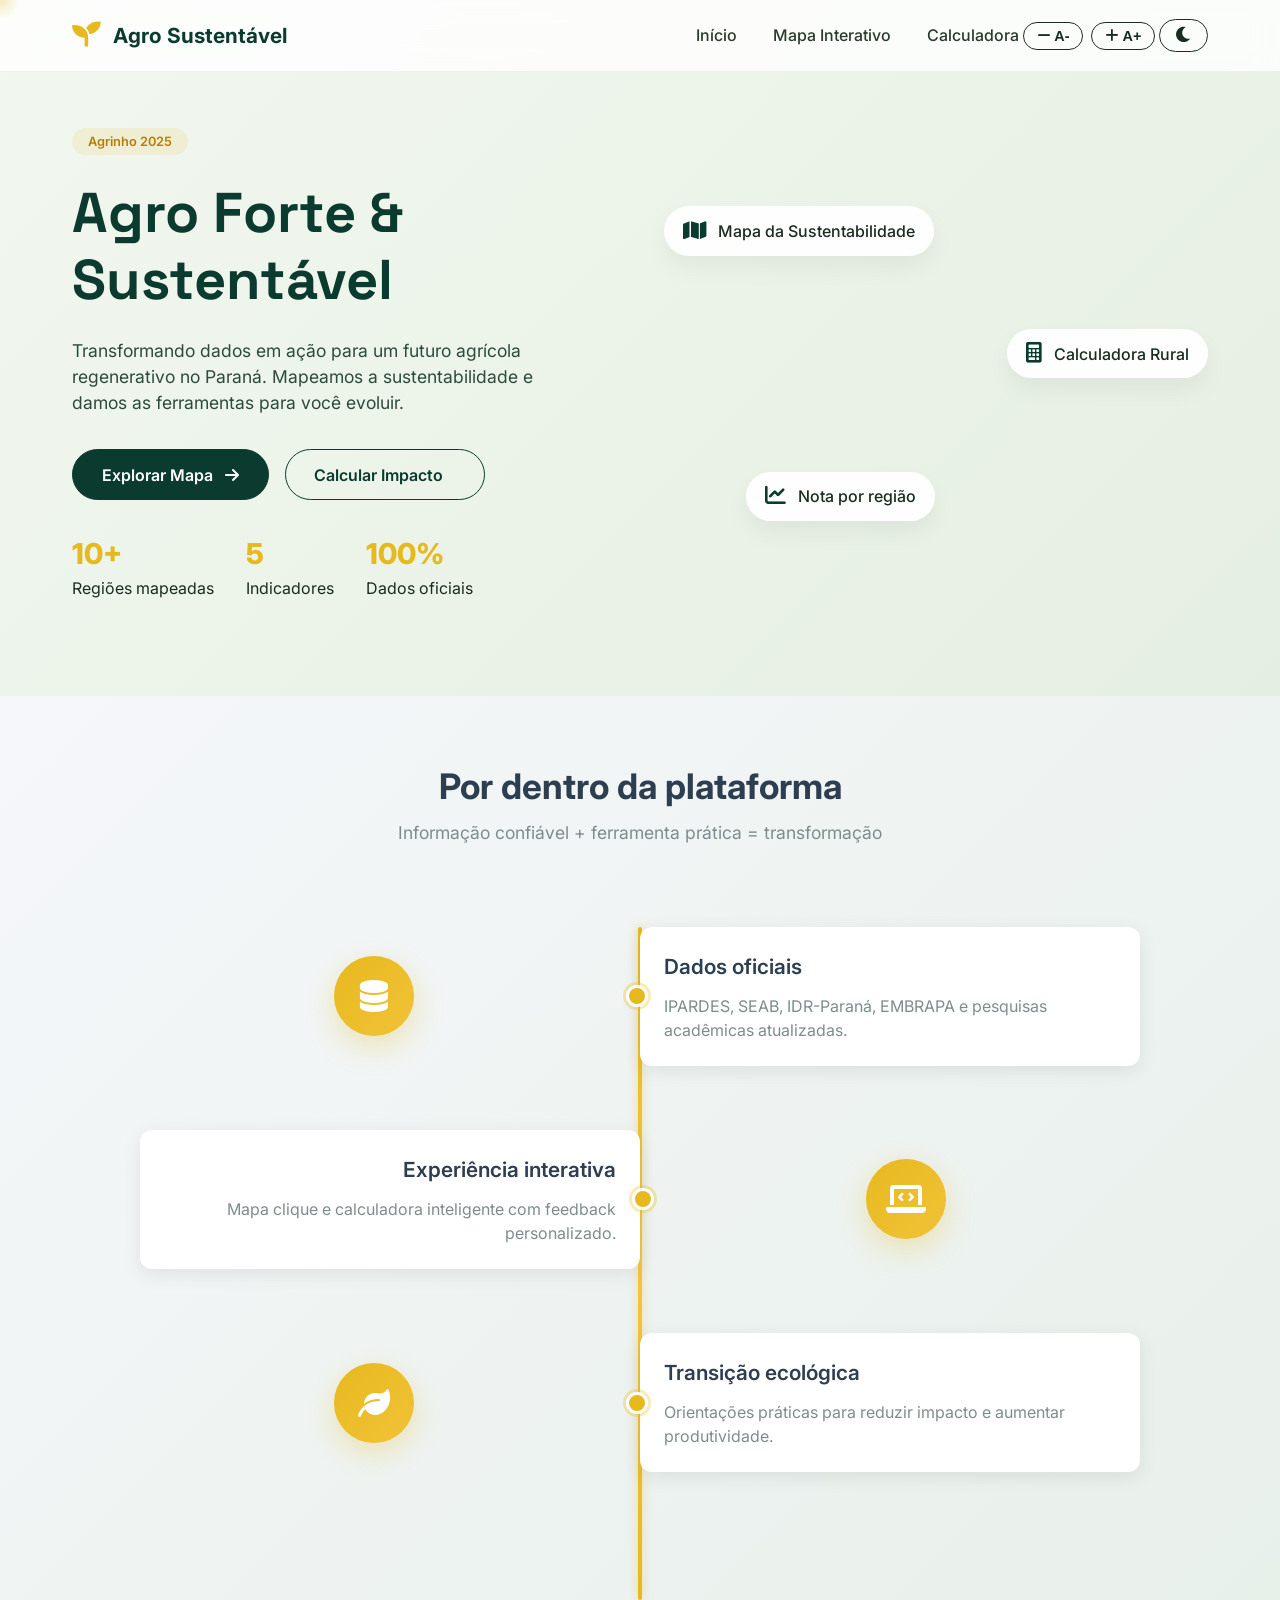
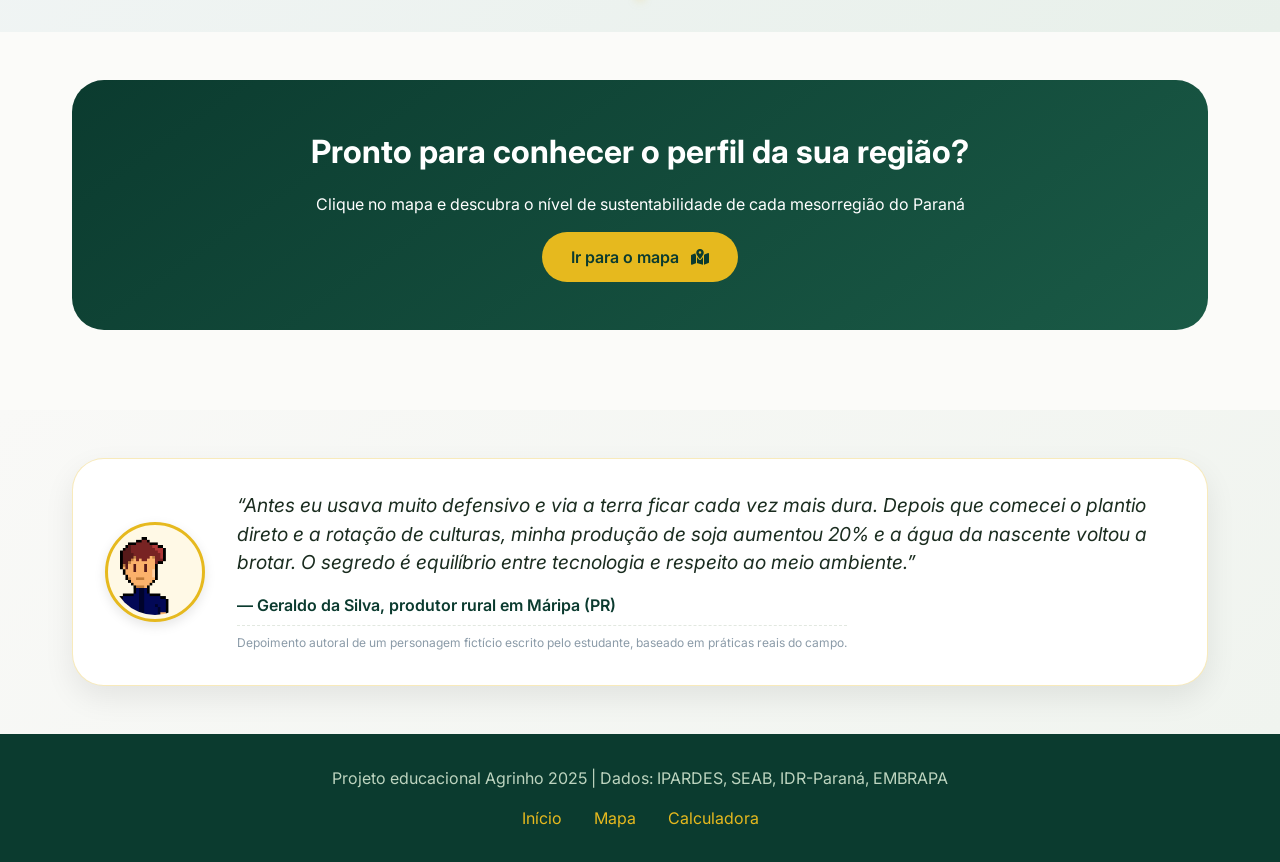
<file: index.html>
<!DOCTYPE html>
<html lang="pt-BR">
<head>
    <link rel="icon" type="image/png" sizes="32x32" href="img/agrinho.png">
    <link rel="shortcut icon" href="img/agrinho.png">
    <link rel="apple-touch-icon" href="img/agrinho.png">  
    <meta charset="UTF-8">
    <meta name="viewport" content="width=device-width, initial-scale=1.0">
    <title>Agro Forte & Sustentável | Início</title>
    <link rel="preconnect" href="https://fonts.googleapis.com">
    <link rel="preconnect" href="https://fonts.gstatic.com" crossorigin>
    <link href="https://fonts.googleapis.com/css2?family=Inter:opsz,wght@14..32,300;14..32,400;14..32,500;14..32,600;14..32,700&family=Space+Grotesk:wght@400;500;600;700&display=swap" rel="stylesheet">
    <link rel="stylesheet" href="https://cdnjs.cloudflare.com/ajax/libs/font-awesome/6.0.0-beta3/css/all.min.css">
    <link rel="stylesheet" href="css/style.css">
</head>
<body>
    <!-- Elemento para o brilho do cursor (animado via JS) -->
    <div class="cursor-glow"></div>

    <!-- Cabeçalho fixo transparente -->
    <header class="header-transparent">
        <div class="container">
            <div class="logo"> 
                <i class="fas fa-seedling"></i>
                <span>Agro Sustentável</span>
 

            </div>
            <nav>
                <a href="index.html">Início</a>
                <a href="mapa.html">Mapa Interativo</a>
                <a href="calculadora.html">Calculadora</a>
                <div class="font-control">
                    <button id="font-minus" class="font-btn" aria-label="Diminuir fonte">
                        <i class="fas fa-minus"></i> A-
                    </button>
                    <button id="font-plus" class="font-btn" aria-label="Aumentar fonte">
                        <i class="fas fa-plus"></i> A+
                    </button>
                </div>
                <button id="dark-mode-toggle" class="dark-toggle" aria-label="Alternar modo escuro">
                    <i class="fas fa-moon"></i>
                </button>
            </nav>
        </div>
    </header>

    <main>
        <!-- Seção hero (destaque principal) -->
        <section class="hero">
            <div class="container hero-grid">
                <div class="hero-content">
                    <div class="badge">Agrinho 2025</div>
                    <h1>Agro Forte &<br>Sustentável</h1>
                    <p>Transformando dados em ação para um futuro agrícola regenerativo no Paraná. Mapeamos a sustentabilidade e damos as ferramentas para você evoluir.</p>
                    <div class="hero-buttons">
                        <a href="mapa.html" class="btn-primary">Explorar Mapa <i class="fas fa-arrow-right"></i></a>
                        <a href="calculadora.html" class="btn-secondary">Calcular Impacto <i class="fas fa-chart-simple"></i></a>
                    </div>
                    <div class="hero-stats">
                        <div><span>10+</span> Regiões mapeadas</div>
                        <div><span>5</span> Indicadores</div>
                        <div><span>100%</span> Dados oficiais</div>
                    </div>
                </div>
                <div class="hero-visual">
                    <a href="mapa.html" class="floating-card card-1" style="text-decoration: none; color: inherit;">
                        <i class="fas fa-map"></i>
                        <span>Mapa da Sustentabilidade</span>
                    </a>
                    <a href="calculadora.html" class="floating-card card-2" style="text-decoration: none; color: inherit;">
                        <i class="fas fa-calculator"></i>
                        <span>Calculadora Rural</span>
                    </a>
                    <a href="#features" class="floating-card card-3" style="text-decoration: none; color: inherit;">
                        <i class="fas fa-chart-line"></i>
                        <span>Nota por região</span>
                    </a>
                </div>
            </div>
            <div class="hero-wave"></div>
        </section>

        <!-- Seção de funcionalidades -->
        <section class="features">
            <div class="container">
                <div class="section-header">
                    <h2>Por dentro da plataforma</h2>
                    <p>Informação confiável + ferramenta prática = transformação</p>
                </div>
                <div class="features-timeline">
                    <div class="timeline-item left">
                        <div class="timeline-marker">
                            <div class="feature-icon"><i class="fas fa-database"></i></div>
                        </div>
                        <div class="timeline-content">
                            <h3>Dados oficiais</h3>
                            <p>IPARDES, SEAB, IDR-Paraná, EMBRAPA e pesquisas acadêmicas atualizadas.</p>
                        </div>
                    </div>
                    <div class="timeline-item right">
                        <div class="timeline-marker">
                            <div class="feature-icon"><i class="fas fa-laptop-code"></i></div>
                        </div>
                        <div class="timeline-content">
                            <h3>Experiência interativa</h3>
                            <p>Mapa clique e calculadora inteligente com feedback personalizado.</p>
                        </div>
                    </div>
                    <div class="timeline-item left">
                        <div class="timeline-marker">
                            <div class="feature-icon"><i class="fas fa-leaf"></i></div>
                        </div>
                        <div class="timeline-content">
                            <h3>Transição ecológica</h3>
                            <p>Orientações práticas para reduzir impacto e aumentar produtividade.</p>
                        </div>
                    </div>
                </div>
            </div>
        </section>

        <!-- Chamada para ação -->
        <section class="cta-section">
            <div class="container">
                <div class="cta-card">
                    <h2>Pronto para conhecer o perfil da sua região?</h2>
                    <p>Clique no mapa e descubra o nível de sustentabilidade de cada mesorregião do Paraná</p>
                    <a href="mapa.html" class="btn-primary">Ir para o mapa <i class="fas fa-map-marked-alt"></i></a>
                </div>
            </div>
        </section>
        <!-- Depoimento autoral do produtor (semântico com figure/blockquote) -->
        <section class="depoimento-autoral" aria-label="Depoimento de produtor rural">
            <div class="container">
                <figure class="depoimento-card">
                    <img src="img/geraldo.png" alt="Retrato de Geraldo da Silva, produtor rural" class="depoimento-icone">
                    <figcaption class="depoimento-conteudo">
                        <blockquote class="depoimento-texto">
                            <p>“Antes eu usava muito defensivo e via a terra ficar cada vez mais dura. Depois que comecei o plantio direto e a rotação de culturas, minha produção de soja aumentou 20% e a água da nascente voltou a brotar. O segredo é equilíbrio entre tecnologia e respeito ao meio ambiente.”</p>
                        </blockquote>
                        <p class="depoimento-autor">— Geraldo da Silva, produtor rural em Máripa (PR)</p>
                        <small class="depoimento-credito">Depoimento autoral de um personagem fictício escrito pelo estudante, baseado em práticas reais do campo.</small>
                    </figcaption>
                </figure>
            </div>
        </section>
    </main>

    <footer>
        <div class="container">
            <p>Projeto educacional Agrinho 2025 | Dados: IPARDES, SEAB, IDR-Paraná, EMBRAPA</p>
            <div class="footer-links">
                <a href="index.html">Início</a>
                <a href="mapa.html">Mapa</a>
                <a href="calculadora.html">Calculadora</a>
            </div>
        </div>
    </footer>

    <script src="js/script.js"></script>
</body>
</html>
</file>
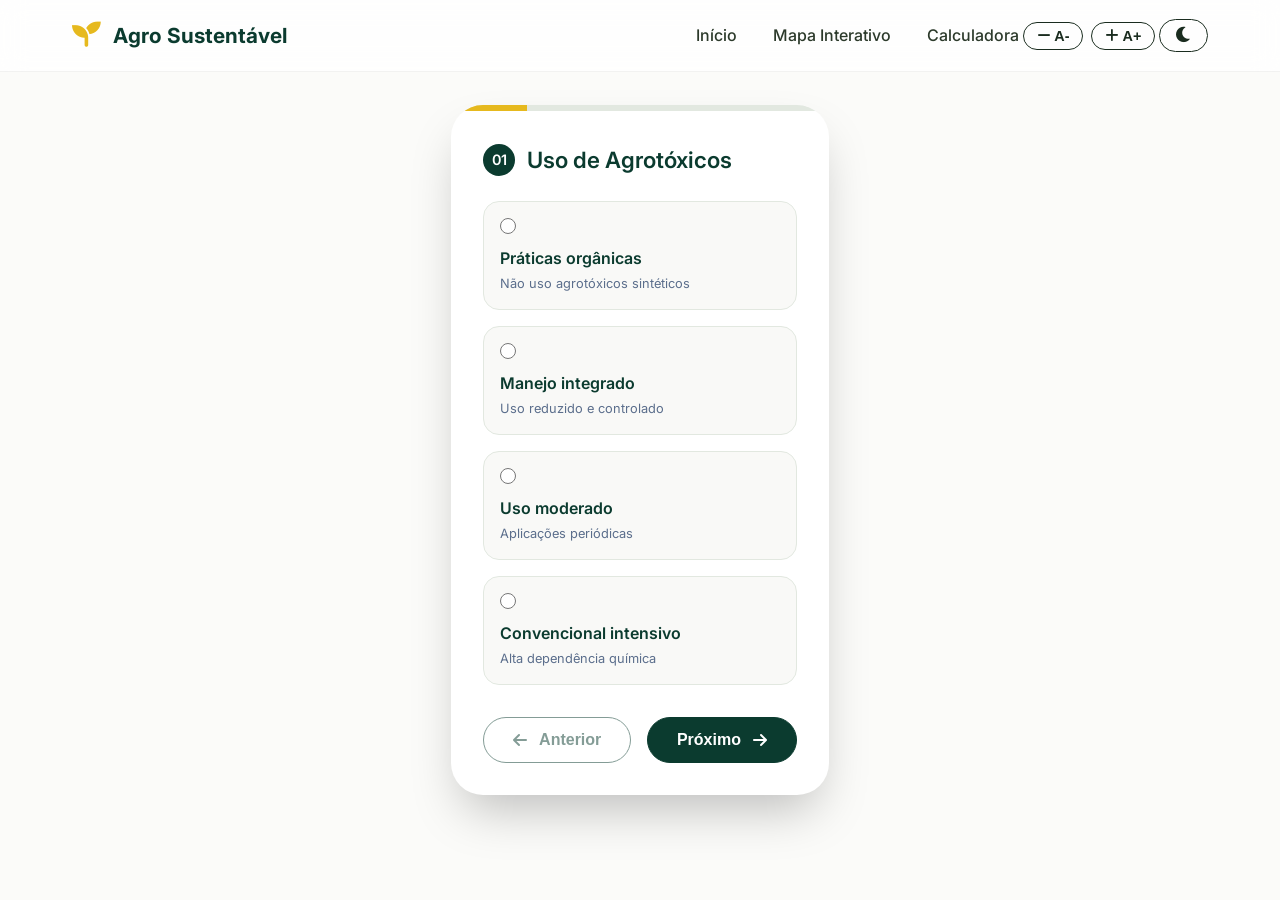
<file: calculadora.html>
<!DOCTYPE html>
<html lang="pt-BR">
<head>
    <link rel="icon" type="image/png" sizes="32x32" href="img/agrinho.png">
    <link rel="shortcut icon" href="img/agrinho.png">
    <link rel="apple-touch-icon" href="img/agrinho.png">
    <meta charset="UTF-8">
    <meta name="viewport" content="width=device-width, initial-scale=1.0">
    <title>Calculadora de Sustentabilidade | Agro Sustentável</title>
    <link href="https://fonts.googleapis.com/css2?family=Inter:opsz,wght@14..32,300;400;500;600;700&family=Space+Grotesk:wght@400;500;600&display=swap" rel="stylesheet">
    <link rel="stylesheet" href="https://cdnjs.cloudflare.com/ajax/libs/font-awesome/6.0.0-beta3/css/all.min.css">
    <link rel="stylesheet" href="css/calculadora.css">
    <link rel="stylesheet" href="css/style.css">
</head>
<body>
    <header class="header-transparent">
        <div class="container">
            <div class="logo"> <!-- CORRIGIDO: antes havia caractere estranho -->
                <i class="fas fa-seedling"></i>
                <span>Agro Sustentável</span>
 

            </div>
            <nav>
                <a href="index.html">Início</a>
                <a href="mapa.html">Mapa Interativo</a>
                <a href="calculadora.html">Calculadora</a>
                <div class="font-control">
                    <button id="font-minus" class="font-btn" aria-label="Diminuir fonte">
                        <i class="fas fa-minus"></i> A-
                    </button>
                    <button id="font-plus" class="font-btn" aria-label="Aumentar fonte">
                        <i class="fas fa-plus"></i> A+
                    </button>
                </div>
                <button id="dark-mode-toggle" class="dark-toggle" aria-label="Alternar modo escuro">
                    <i class="fas fa-moon"></i>
                </button>
            </nav>
        </div>
    </header>
    <main>
        <section class="quiz-container">
            <div class="container">
                <div class="quiz-card" id="quiz-card">
                    <!-- Barra de progresso -->
                    <div class="progress-bar"><div class="progress-fill" id="progress-fill"></div></div>

                    <form id="quiz-form">
                        <!-- Passo 1: Agrotóxicos -->
                        <div class="quiz-step active" id="step-1">
                            <h3><span class="step-number">01</span> Uso de Agrotóxicos</h3>
                            <div class="options-grid">
                                <label class="option-card"><input type="radio" name="q1" value="10" required><span class="option-title">Práticas orgânicas</span><span class="option-desc">Não uso agrotóxicos sintéticos</span></label>
                                <label class="option-card"><input type="radio" name="q1" value="6"><span class="option-title">Manejo integrado</span><span class="option-desc">Uso reduzido e controlado</span></label>
                                <label class="option-card"><input type="radio" name="q1" value="3"><span class="option-title">Uso moderado</span><span class="option-desc">Aplicações periódicas</span></label>
                                <label class="option-card"><input type="radio" name="q1" value="0"><span class="option-title">Convencional intensivo</span><span class="option-desc">Alta dependência química</span></label>
                            </div>
                        </div>

                        <!-- Passo 2: Matriz Energética -->
                        <div class="quiz-step" id="step-2">
                            <h3><span class="step-number">02</span> Matriz Energética</h3>
                            <div class="options-grid">
                                <label class="option-card"><input type="radio" name="q2" value="10"><span class="option-title">100% renovável</span><span class="option-desc">Solar, eólica, biomassa</span></label>
                                <label class="option-card"><input type="radio" name="q2" value="7"><span class="option-title">Mix sustentável</span><span class="option-desc">Maioria fontes limpas</span></label>
                                <label class="option-card"><input type="radio" name="q2" value="4"><span class="option-title">Convencional</span><span class="option-desc">Rede elétrica apenas</span></label>
                                <label class="option-card"><input type="radio" name="q2" value="1"><span class="option-title">Fóssil</span><span class="option-desc">Geradores a diesel</span></label>
                            </div>
                        </div>

                        <!-- Passo 3: Conservação do Solo -->
                        <div class="quiz-step" id="step-3">
                            <h3><span class="step-number">03</span> Conservação do Solo</h3>
                            <div class="options-grid">
                                <label class="option-card"><input type="radio" name="q3" value="10"><span class="option-title">Sistema completo</span><span class="option-desc">Plantio direto, rotação, cobertura</span></label>
                                <label class="option-card"><input type="radio" name="q3" value="7"><span class="option-title">Práticas parciais</span><span class="option-desc">Algumas medidas adotadas</span></label>
                                <label class="option-card"><input type="radio" name="q3" value="4"><span class="option-title">Manejo convencional</span><span class="option-desc">Preparo tradicional</span></label>
                                <label class="option-card"><input type="radio" name="q3" value="1"><span class="option-title">Degradação ativa</span><span class="option-desc">Aragem frequente, erosão</span></label>
                            </div>
                        </div>

                        <!-- Passo 4: Uso da Água -->
                        <div class="quiz-step" id="step-4">
                            <h3><span class="step-number">04</span> Uso da Água</h3>
                            <div class="options-grid">
                                <label class="option-card"><input type="radio" name="q4" value="10"><span class="option-title">Eficiência total</span><span class="option-desc">Gotejamento + captação de chuva</span></label>
                                <label class="option-card"><input type="radio" name="q4" value="6"><span class="option-title">Controle regular</span><span class="option-desc">Irrigação convencional monitorada</span></label>
                                <label class="option-card"><input type="radio" name="q4" value="3"><span class="option-title">Desperdício</span><span class="option-desc">Sem medição de consumo</span></label>
                                <label class="option-card"><input type="radio" name="q4" value="0"><span class="option-title">Alto impacto</span><span class="option-desc">Irrigação sem controle, perdas</span></label>
                            </div>
                        </div>

                        <!-- Passo 5: Biodiversidade -->
                        <div class="quiz-step" id="step-5">
                            <h3><span class="step-number">05</span> Biodiversidade</h3>
                            <div class="options-grid">
                                <label class="option-card"><input type="radio" name="q5" value="10"><span class="option-title">Conservacionista</span><span class="option-desc">APPs, reserva legal, corredores</span></label>
                                <label class="option-card"><input type="radio" name="q5" value="7"><span class="option-title">Preservação moderada</span><span class="option-desc">Parte da área com mata nativa</span></label>
                                <label class="option-card"><input type="radio" name="q5" value="4"><span class="option-title">Baixa diversidade</span><span class="option-desc">Pouca vegetação natural</span></label>
                                <label class="option-card"><input type="radio" name="q5" value="1"><span class="option-title">Monocultura extensiva</span><span class="option-desc">Sem áreas preservadas</span></label>
                            </div>
                        </div>

                        <!-- Botões de navegação -->
                        <div class="quiz-navigation">
                            <button type="button" id="prev-btn" class="btn-secondary" disabled><i class="fas fa-arrow-left"></i> Anterior</button>
                            <button type="button" id="next-btn" class="btn-primary">Próximo <i class="fas fa-arrow-right"></i></button>
                            <button type="button" id="submit-btn" class="btn-primary" style="display: none;">Ver Resultado <i class="fas fa-chart-line"></i></button>
                        </div>
                    </form>

                    <div id="result" style="display: none;">
                        <div id="score-message"></div>
                        <div id="tips" class="tips-box"></div>
                    </div>
                </div>
            </div>
        </section>
    </main>

    <script src="js/script.js"></script>
    <script src="js/calculadora.js"></script>
</body>
</html>
</file>
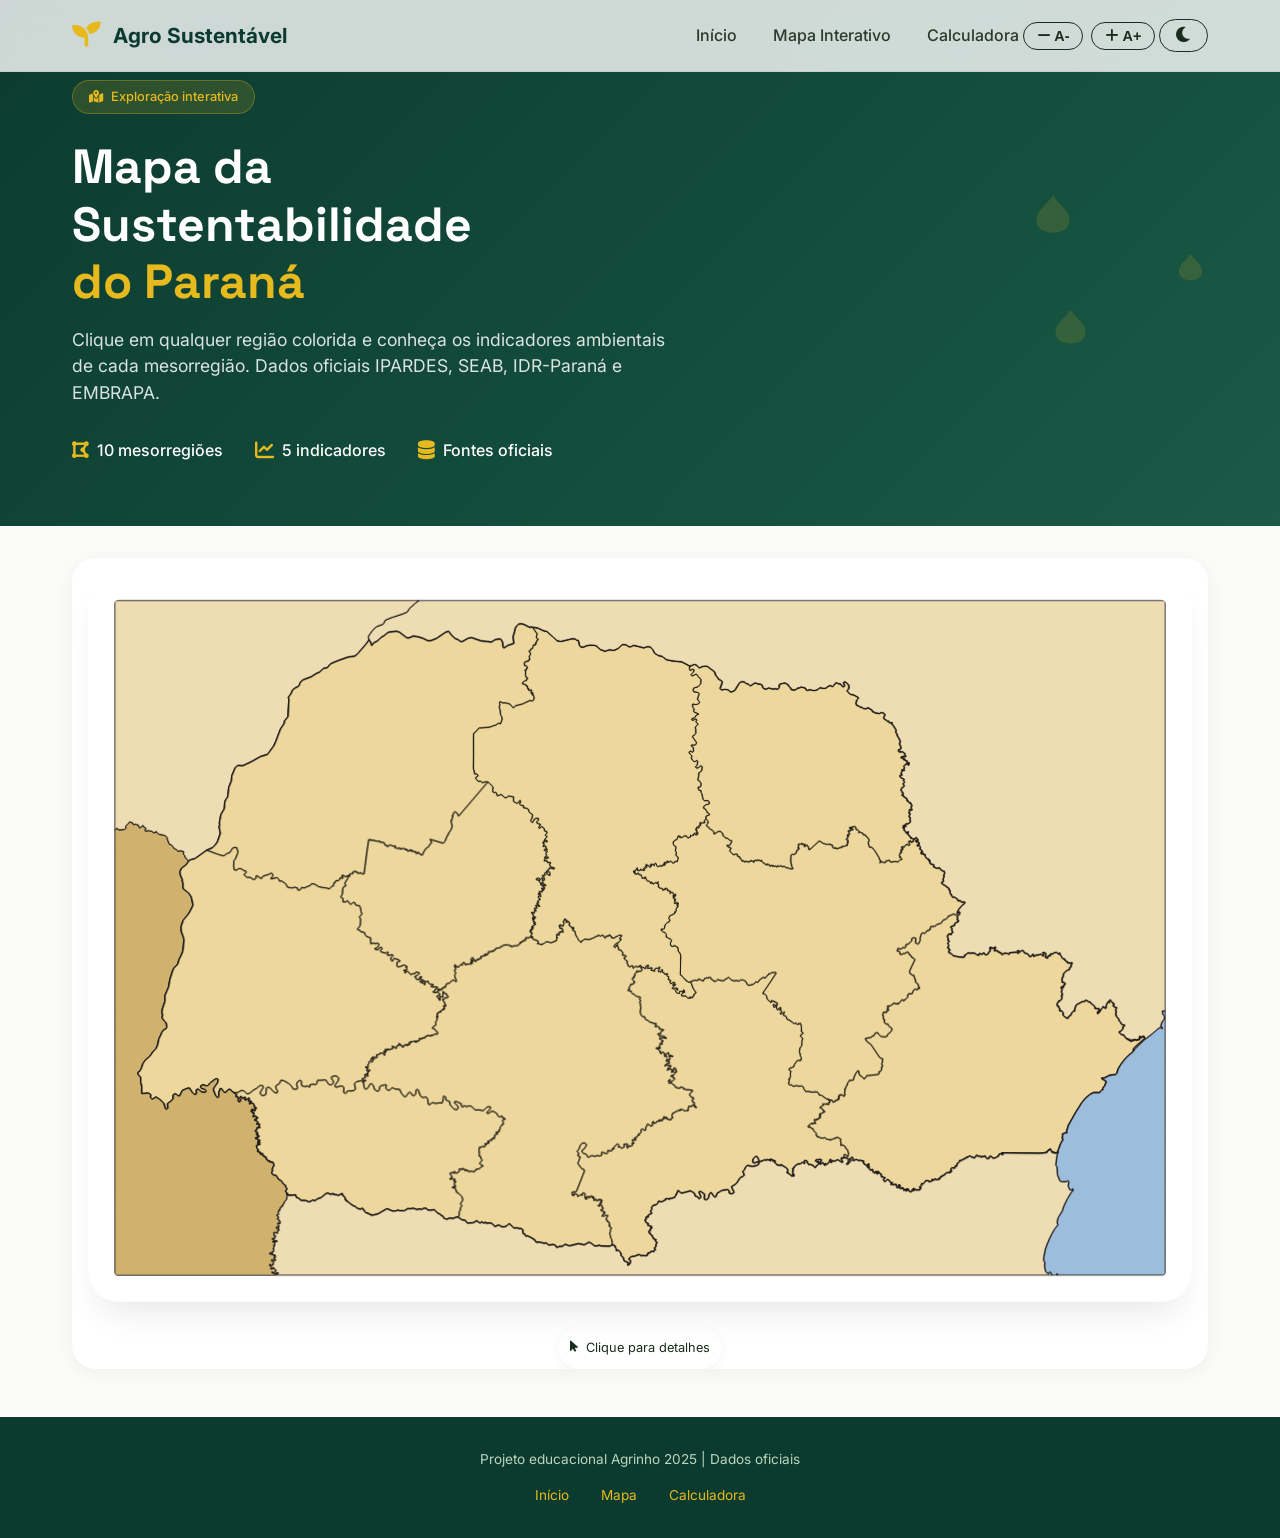
<file: mapa.html>
<!DOCTYPE html>
<html lang="pt-BR">
<head>
    <link rel="icon" type="image/png" sizes="32x32" href="img/agrinho.png">
    <link rel="shortcut icon" href="img/agrinho.png">
    <link rel="apple-touch-icon" href="img/agrinho.png">
    <meta charset="UTF-8">
    <meta name="viewport" content="width=device-width, initial-scale=1.0">
    <title>Mapa Interativo | Agro Sustentável</title>
    <link href="https://fonts.googleapis.com/css2?family=Inter:opsz,wght@14..32,300;400;500;600;700&family=Space+Grotesk:wght@400;500;600&display=swap" rel="stylesheet">
    <link rel="stylesheet" href="https://cdnjs.cloudflare.com/ajax/libs/font-awesome/6.0.0-beta3/css/all.min.css">
    <link rel="stylesheet" href="css/mapa.css">
    <link rel="stylesheet" href="css/style.css">
</head>
<body>
    <!-- Cabeçalho -->
    <header class="header-transparent">
        <div class="container">
            <div class="logo"> 
                <i class="fas fa-seedling"></i>
                <span>Agro Sustentável</span>
 

            </div>
            <nav>
                <a href="index.html">Início</a>
                <a href="mapa.html">Mapa Interativo</a>
                <a href="calculadora.html">Calculadora</a>
                <div class="font-control">
                    <button id="font-minus" class="font-btn" aria-label="Diminuir fonte">
                        <i class="fas fa-minus"></i> A-
                    </button>
                    <button id="font-plus" class="font-btn" aria-label="Aumentar fonte">
                        <i class="fas fa-plus"></i> A+
                    </button>
                </div>
                <button id="dark-mode-toggle" class="dark-toggle" aria-label="Alternar modo escuro">
                    <i class="fas fa-moon"></i>
                </button>
            </nav>
        </div>
    </header>
    <main>
        <!-- Cabeçalho da página do mapa -->
        <section class="page-header">
            <div class="container">
                <div class="header-content">
                    <div class="header-badge">
                        <i class="fas fa-map-marked-alt"></i> 
                        <span>Exploração interativa</span>
                    </div>
                    <h1>Mapa da Sustentabilidade <span class="highlight">do Paraná</span></h1>
                    <p>Clique em qualquer região colorida e conheça os indicadores ambientais de cada mesorregião. Dados oficiais IPARDES, SEAB, IDR-Paraná e EMBRAPA.</p>
                    <div class="header-stats">
                        <div class="stat-item">
                            <i class="fas fa-draw-polygon"></i>
                            <span>10 mesorregiões</span>
                        </div>
                        <div class="stat-item">
                            <i class="fas fa-chart-line"></i>
                            <span>5 indicadores</span>
                        </div>
                        <div class="stat-item">
                            <i class="fas fa-database"></i>
                            <span>Fontes oficiais</span>
                        </div>
                    </div>
                </div>
                <div class="header-decoration">
                    <div class="floating-leaf leaf-1"></div>
                    <div class="floating-leaf leaf-2"></div>
                    <div class="floating-leaf leaf-3"></div>
                </div>
            </div>
        </section>

        <section class="map-section">
            <div class="container">
                <div class="map-card">
                    <div class="mapa-container">
                        <!-- SVG do mapa do Paraná (mesmo conteúdo original, mantido) -->
                        <svg xmlns="http://www.w3.org/2000/svg" xml:space="preserve" width="434.5mm" height="279.4mm" style="shape-rendering:geometricPrecision; text-rendering:geometricPrecision; image-rendering:optimizeQuality; fill-rule:evenodd" viewBox="0 0 434500 279400">
                            <defs>
                                <style type="text/css">
                                    .str0 {stroke:#72706F;stroke-width:76;stroke-linecap:round;stroke-linejoin:round}
                                    .str5 {stroke:#C2C1C1;stroke-width:76}
                                    .str2 {stroke:#131516;stroke-width:76;stroke-linecap:round;stroke-linejoin:round}
                                    .str7 {stroke:#D82B40;stroke-width:76}
                                    .str4 {stroke:#1F1A17;stroke-width:353}
                                    .str1 {stroke:#72706F;stroke-width:353;stroke-linecap:round;stroke-linejoin:round}
                                    .str3 {stroke:#131516;stroke-width:353;stroke-linecap:round;stroke-linejoin:round}
                                    .str8 {stroke:#1F1A17;stroke-width:706}
                                    .str6 {stroke:#D82B40;stroke-width:1058}
                                    .fil4 {fill:none}
                                    .fil5 {fill:#FFFFFF}
                                    .fil3 {fill:#9DBDDD}
                                    .fil0 {fill:#D0B26E}
                                    .fil1 {fill:#EEDDB3}
                                    .fil2 {fill:#F6EAD9}
                                    .fil7 {fill:#D82B40}
                                    .fil6 {fill:#ECECEB}
                                </style>
                                </defs>
                                <g id="Terreno">
                                <path class="fil0" d="M31168 108021l-12 17 -1099 1569 -1810 1298 -702 1534 76 317 25 792 902 2139 13 906 316 487 -76 1165 107 1134 2394 1958 937 1501 716 3258 -378 932 -1052 2038 -969 1379 -1662 2002 -885 2646 74 1869 964 2603 194 1197 -505 4425 -789 1971 -724 1343 -521 1866 -732 944 -800 635 -521 1056 -1190 3619 -563 3265 -723 1741 -762 1704 -41 2584 -1059 3073 -172 1410 296 1071 -245 1029 480 953 813 726 567 983 96 1410 -475 708 -668 182 -970 1316 -443 1116 -688 1317 -575 2675 -614 1461 -1097 1047 -1491 2129 -1451 1158 -910 1112 -507 771 -467 1527 -318 790 -505 745 -22 8 -633 367 -75 346 114 749 1031 954 38 2352 417 1402 1 3028 1733 -87 638 -224 951 484 474 375 -225 1062 625 612 342 3 1326 -826 1163 756 907 656 1252 1380 596 2035 546 260 428 -422 -157 -1896 1982 -1497 372 -782 -90 -1068 212 -420 970 -281 966 843 600 -19 1084 -2212 2108 -897 924 -76 1033 1671 867 875 581 44 361 -312 -152 -1411 437 -482 436 103 1512 1103 1332 177 310 -254 -22 -442 -401 -504 -1495 -466 -277 -380 124 -718 979 -423 1094 446 791 -17 1065 -1273 2210 -1582 590 -4 397 335 -258 1367 -1506 2089 -203 759 875 2261 769 976 361 -119 201 -352 18 -1706 606 -1613 547 88 685 1092 641 467 550 -84 737 -1006 601 -228 607 199 607 839 610 329 1270 889 -5 206 -423 148 23 380 167 220 617 -103 283 1039 -152 735 444 321 263 18 413 -994 -501 -510 290 -240 17 -486 341 10 63 482 503 171 1102 -370 91 363 -398 473 143 185 294 -235 86 447 1260 -857 277 215 -431 1062 541 120 505 -232 138 331 -402 134 -434 813 885 -426 872 300 6 186 428 740 -251 391 1049 483 -485 181 -288 45 282 748 -324 267 -341 -467 -800 -326 550 626 -904 200 716 395 -145 339 542 -167 186 489 -437 1238 1038 -213 929 667 -510 17 135 524 -587 -123 -464 502 849 272 749 712 -177 304 -606 250 1279 121 60 483 -407 552 573 232 -45 268 -468 -214 -686 174 173 544 -531 203 -314 477 3 437 437 -206 492 710 -158 274 -510 167 207 192 592 -92 -261 617 807 198 -449 387 -541 -29 3 296 -670 79 186 297 604 -52 177 284 -36 212 716 3 260 222 -208 343 -639 178 -80 482 475 -282 529 91 -289 348 175 647 -351 42 -485 -549 92 636 -514 135 -155 75 215 1291 738 564 -445 126 -72 437 1386 481 -290 138 78 502 532 12 202 -318 233 26 84 300 -257 357 385 369 389 -144 0 429 795 164 -161 310 377 166 -231 330 517 208 46 374 475 335 259 -299 256 141 -59 492 260 -207 374 444 183 -322 544 188 334 815 25 390 170 253 -500 318 -314 1016 94 791 -310 563 78 589 1125 707 451 -180 591 809 428 846 1313 740 445 723 881 1032 453 129 -40 771 654 519 -755 1190 565 459 408 520 -495 -104 119 322 10 4 171 468 -185 842 -73 862 -718 640 -549 1255 -290 132 43 365 -242 -54 133 367 -383 54 52 241 -546 83 -261 1115 -409 56 370 280 -611 260 -101 599 242 384 -215 534 -531 -6 164 509 640 429 -273 395 -292 8 8 368 465 52 309 906 303 -93 -3 954 -526 113 21 -308 -469 64 116 536 353 324 -75 843 -391 -355 -701 486 391 194 112 454 296 -493 427 116 -272 227 291 722 -488 9 -326 628 278 492 -615 -292 -360 219 -391 -403 -269 150 207 1411 632 51 -506 484 275 213 -216 318 -402 -203 -720 385 891 296 163 254 -19 319 -708 55 2 395 384 -46 697 -519 580 -57 174 212 -113 167 -839 -4 -140 1660 -486 -136 250 407 -110 578 45 308 -379 111 375 519 -230 804 -522 5 76 861 -691 -535 -529 373 1040 385 538 -109 33 412 489 388 192 -64 -138 -583 268 274 121 922 -494 10 20 389 -270 208 756 177 147 214 -832 572 -483 -609 -395 -69 99 533 602 661 -101 1008 -900 185 -376 -578 -220 596 951 692 -488 624 867 84 280 -683 433 733 657 431 -197 603 -409 270 -408 128 -817 -155 902 680 886 -55 92 -385 903 85 -14 220 -1002 485 2 208 -66369 0 0 -183663 362 28 319 -553 607 218 300 495 2468 -261 441 -440 -47 -981 739 -590 1025 -1209 253 311 817 154 428 834 937 -244 450 319 506 9 460 1098 553 35 359 -533 665 -398 223 605 944 542 -391 841 185 377 1029 -163 395 -140 621 313 674 -10 582 704 408 -152 383 124 259 -588 1085 1174 2122 400 777 334 483 513 231 832 734 2020 975 348 1220 1576 628 194 832 781 1162 -145 1147 304 -115 996 505 605 229 765 1420 1518zm41622 137851l312 -197 4 0 -313 199 -3 -2z"/>
                                <path id="uf_50" class="fil1" d="M126213 630l-1317 878 -622 630 -1994 1702 -936 1498 -193 150 -1763 717 -3325 1100 -599 190 -437 138 -2734 1112 -735 1389 -215 283 -2558 960 -103 54 -435 344 -1172 1066 -1233 1740 -455 718 -60 271 -27 265 61 486 221 527 -1433 1898 -136 179 -3200 3695 -897 731 -425 221 -1049 155 -1204 126 -141 32 -175 40 -379 124 -3876 1391 -1037 428 -758 313 -985 448 -425 284 -1024 1344 -1478 308 -433 264 -138 132 -1232 1167 -1335 565 -2134 1379 -2080 779 -1065 399 -762 474 -794 999 -84 642 -629 776 -1167 488 -1140 950 -579 1436 -1101 1532 92 341 132 496 -379 7127 -1494 1852 31 712 -1611 2512 -1113 2821 -25 104 -732 1953 -98 261 -876 1912 -1968 2648 -579 778 -2827 850 -3813 2150 -3490 1646 -1828 -112 -59 -4 -235 89 -732 526 -344 386 -1352 3215 -189 2120 -1050 2601 -334 2675 -183 1454 -779 1069 -391 1113 -5 61 -160 2369 -199 496 -1203 1994 -499 2581 -11 91 -141 1147 187 374 -315 846 239 1300 276 1497 -1255 3620 -664 931 -1216 1312 -2437 1077 -143 64 -4469 3219 -326 190 -1767 464 -199 91 -489 358 -80 115 -1437 -1536 -229 -765 -505 -605 115 -996 -1147 -304 -1162 145 -832 -781 -628 -194 -1220 -1576 -975 -348 -734 -2020 -231 -832 -483 -513 -777 -334 -2122 -400 -1085 -1174 -259 588 -383 -124 -408 152 -582 -704 -674 10 -621 -313 -395 140 -1029 163 -185 -377 391 -841 -944 -542 -223 -605 -665 398 -359 533 -553 -35 -460 -1098 -506 -9 -450 -319 -937 244 -428 -834 -817 -154 -253 -311 -1025 1209 -739 590 47 981 -441 440 -2468 261 -300 -495 -607 -218 -319 553 -362 -28 0 -94431 125434 0z"/>
                                <path id="uf_35" class="fil1" d="M105559 16843l-221 -527 -61 -487 26 -265 61 -271 455 -718 1233 -1740 1172 -1066 434 -344 104 -54 2557 -959 216 -284 734 -1389 2734 -1111 437 -139 600 -189 3325 -1100 1762 -718 194 -149 936 -1499 1993 -1702 622 -630 1309 -872 307539 0 0 169267 -1165 -15 11 611 449 1117 321 276 126 443 -182 317 227 602 -860 715 -659 1729 -14 487 429 232 -11 396 229 255 -325 -4 86 -232 -94 -255 -191 20 -626 160 -1019 693 -1841 1667 -3555 2690 -4226 4171 -207 204 68 -799 791 -912 3919 -3409 -403 -300 130 -308 -89 -65 -404 -56 -373 60 -347 405 -647 -529 -132 700 159 229 -322 441 -855 55 -368 193 -255 -235 -1003 168 -841 486 -2288 -1421 -261 -416 -428 -744 -951 -197 -60 9 -564 -492 -388 -569 943 -492 106 -117 565 -775 -62 -715 411 -148 334 -601 -636 -54 -922 -628 -2 -290 -812 -988 -8 -346 -3 -100 -1098 -1321 130 -328 -372 -225 249 -1100 -217 -1040 331 -398 42 -478 -335 58 -1047 -560 -25 -342 541 -392 -579 -141 194 -349 -395 -143 -200 -389 -110 -55 -322 -165 -372 -670 -286 297 -180 227 263 594 -315 72 -216 -305 -394 297 -210 451 21 152 -312 558 42 228 -78 94 -11 755 -423 144 -491 -690 -412 -2 -97 432 -818 861 -244 730 -1000 883 -3 -818 589 -201 14 -1110 -524 -38 -289 224 -127 -231 -765 29 47 -514 -268 -526 -1217 -988 -226 -87 -141 -440 -936 -307 -1025 -685 -376 582 -1125 136 -2463 1322 -638 1767 56 790 -523 3 -430 369 -175 187 -707 1368 -558 133 -461 936 -424 -110 -849 -512 -475 -416 -223 -400 31 -929 -46 -124 -382 -289 -150 -290 -31 -49 -857 20 71 -1052 -506 -325 45 -629 -605 -40 -4 -100 -33 -282 -18 -22 15 -399 73 -188 177 -454 369 -83 57 -528 684 -112 628 -785 -27 -765 -295 -320 594 -284 -388 -418 406 -280 -29 -55 -429 -440 -5 -23 35 -630 205 -270 -42 -814 -358 -62 48 -495 525 -6 278 394 202 -528 -212 -224 70 -293 772 -321 9 -30 -218 10 161 -341 -180 -393 -1068 -223 138 -489 -210 -546 348 -1203 411 -290 -217 -170 217 -938 1085 -994 520 -332 851 -310 2 -732 290 -289 337 -9 -61 -721 338 -481 -103 -289 293 -73 -360 -253 -408 354 -691 -282 -400 185 -185 -141 163 -326 -594 -264 -311 -138 -66 -456 -432 -81 -40 -421 -505 45 -572 -623 57 -328 -675 -634 -177 -877 -57 3 -409 557 -670 -644 -146 -71 -699 57 -207 -88 -727 745 -231 -199 -108 5 -740 257 231 513 -1041 151 -199 905 -858 -291 -141 -215 358 17 -350 -387 311 -329 -178 -205 218 -298 -347 -484 -711 -149 -366 91 365 427 -97 983 -34 19 -438 -424 -406 -383 -1658 405 -280 -159 -633 543 -47 13 -535 54 47 -743 -264 -159 -741 971 -604 91 -601 -979 -726 -365 -715 -73 -20 -35 -591 -1031 -501 -106 -733 590 -813 -554 -327 96 609 928 -166 138 -50 11 -826 -471 -2310 184 -642 122 56 167 48 146 -39 114 -253 247 -450 -487 -322 6 -1134 -86 -813 716 -304 -758 -733 -97 -76 -353 -45 -21 -704 -30 -162 -563 -206 -52 -145 12 -828 221 -30 -82 278 -1181 349 -120 -30 -35 -278 -142 -858 515 -947 -512 -79 9 -477 372 152 212 438 -125 -106 510 -311 209 132 444 -510 358 -366 843 -117 118 -166 81 -692 116 -211 -33 -357 -676 -463 -62 -282 509 -578 95 -18 -1 -311 -383 -113 -34 -321 85 -167 742 -1012 -357 -100 -96 -366 -355 -1402 -219 -786 225 -315 -218 -680 36 -135 145 -275 292 -159 228 -649 169 9 657 -106 157 -148 121 -1591 -98 -411 -50 -1010 -171 -382 -245 -825 109 -1164 -1191 -361 -85 -325 -42 9 -235 -424 -333 773 -546 -127 -321 -511 -255 214 -186 -633 -243 589 -1087 -405 -386 -74 -85 97 -602 55 -44 536 -451 -804 -557 264 -120 82 -322 -4 -68 -414 -834 195 -265 -88 -435 390 -132 265 -442 820 416 19 -547 662 -389 47 -115 -436 -595 53 -805 -507 -648 -23 -148 258 -152 1374 -423 -102 -556 462 -567 611 -167 25 -83 414 -83 -81 -278 197 24 -1 -421 -516 -172 190 -647 -134 -712 753 -762 329 -691 -145 -398 -54 -33 -282 -111 -449 720 -228 -384 94 -239 4 -11 685 -1173 1039 -1252 147 -158 1373 -1150 -321 -395 -1159 127 -436 -619 -1111 7 -98 -703 -191 -23 -64 -46 -952 -688 -243 4 -629 40 -229 -391 -184 -402 79 -227 -625 -252 218 -151 -381 -573 159 -520 -246 -561 -380 -29 208 -456 -462 -506 -436 26 -156 -400 -7 -18 -1791 -1030 -329 -494 4 -125 900 -493 -292 -729 398 -1049 -30 -1114 496 -444 -272 -328 -31 -454 -267 40 -1296 -696 -53 -63 11 -339 -4 -79 -505 -332 -449 234 -562 -139 -151 219 -292 -332 -951 -366 256 -296 -177 -356 185 -132 -1285 -374 -313 -155 -40 -179 82 -367 37 -46 -390 -181 342 -405 -580 3 72 -628 -818 -206 -163 -146 -398 -544 -198 -416 -33 -660 -650 -9 -39 -456 -323 -39 -127 288 -353 37 -189 -374 251 -128 -329 -131 497 -164 184 -363 -363 27 -4 -387 -363 -437 -362 22 28 -148 147 -538 92 -337 -620 -570 -93 -29 -362 244 -341 -128 154 -345 870 -325 -32 -41 -316 -240 131 -391 -660 -264 -454 105 -212 -690 772 159 262 -250 -398 -170 173 -325 -370 -322 -346 -234 -484 342 -40 189 -43 227 -243 -48 -664 -327 -665 -23 159 -467 -549 -187 -378 -769 -501 -249 223 -1147 -784 694 -463 -947 -568 -355 173 -705 -694 -340 165 -192 600 41 195 -157 -790 -468 595 -157 725 327 -347 -320 -24 -422 365 -195 719 -7 842 -534 145 -417 -191 -629 96 -495 38 -198 -305 -640 -267 -135 224 -51 -3 -358 195 -300 -23 -199 197 -179 -711 -395 505 -326 -95 -266 -123 -326 213 -521 735 377 173 -73 32 -32 -318 -713 -68 -250 339 -1102 -340 -155 -46 -444 -90 -42 9 -148 -256 58 -26 -416 -403 160 -486 -481 73 -282 1 -6 -145 73 -174 81 -213 -501 125 -367 -289 -40 16 -317 -1030 -413 -2 -18 -94 -528 -867 -249 560 -348 121 -570 -461 -109 -13 -239 -19 -314 -245 -118 -193 -349 191 -747 104 -231 907 -557 53 -470 -429 -629 548 -626 33 -145 -401 -653 311 -439 -1511 -776 -314 -697 470 -394 448 139 -427 -935 465 -379 -2 -20 -54 -931 732 390 295 -77 -251 -411 211 -810 16 -61 -38 -39 -222 -298 95 -156 373 -541 349 -286 660 50 415 456 252 -225 -166 -333 286 -490 -33 -28 -830 303 29 -1039 -583 38 -257 -561 -631 65 -67 -312 376 -236 -340 -244 -80 -49 -621 155 -213 56 -84 -100 -68 -310 11 -58 1109 -405 741 295 71 -365 -348 -478 22 -345 20 -175 -1063 -772 -1340 110 -261 -422 87 -626 427 251 485 -746 -97 -843 -511 -885 351 -1121 -155 -329 -743 -1578 -441 -291 125 -727 -290 -162 -229 -366 -78 -222 2 -30 42 -998 -65 -116 -1259 -1991 -122 -153 -402 -151 311 -538 -1255 -58 -333 -366 135 -332 -531 239 -420 -531 -880 -436 -159 -278 -119 -260 533 -1340 -40 -202 -829 -580 -484 -35 -217 -54 -729 492 -969 -264 -19 3 -739 57 -325 -487 -694 -16 -158 -369 -227 -534 -430 -194 -468 -128 -421 -563 -1064 460 -1060 -98 -260 -121 -528 -586 -324 277 -16 3 -714 -571 -938 -297 -302 -923 182 -599 254 -803 386 -380 201 -223 -19 -160 -69 -181 -1098 -600 -742 -416 -1497 -292 -1105 -1197 -4 -10 -119 -282 481 -534 317 -969 -237 -904 -311 -372 -1012 -823 -670 153 -61 95 101 415 346 1029 -352 323 -146 -19 -449 -118 -744 -1038 -901 -120 -932 -407 -156 72 -185 241 -969 1262 -258 39 -584 -398 -871 135 -1181 904 -372 94 -891 -1 -1130 -288 -902 729 -1104 438 -1292 -61 -819 -308 -1092 337 -279 -10 -195 -125 -307 -795 -1685 -472 -962 408 -37 2 -703 26 -363 521 -774 282 -1366 -164 -328 -845 -860 -765 29 -342 -1372 -765 -973 135 -78 12 -681 195 -566 183 -130 141 -12 1171 1 18 -83 125 -472 544 -146 51 -102 -26 -922 -243 -934 218 -1545 -489 -114 10 -38 2 -1129 498 -899 -303 -401 -351 -5 -5 -191 -991 -715 -442 -819 -24 -1423 -487 -934 571 -1002 669 -70 8 -732 -735 -1054 -337 -728 -611 -849 -86 -350 106 -515 198 -506 666 -1622 2664 -1259 571 -274 0 -466 -70 -550 -624 -524 -242 -1214 -84 -1153 236 -36 7 -584 -623 818 -2215 12 -677 -223 -257 -50 -57 -1242 -619 -424 -867 -596 -472 -576 -1691 -2508 -1886 -546 -355 -156 -53 -1616 57 -485 212 -811 355 -199 -9 -146 -41 -1038 -1124 -992 -210 -75 41 -1007 542 -600 33 -129 7 -3238 -1682 -3524 -328 -2600 -502 -184 -76 -1146 -855 -692 -516 -1508 -329 -67 -29 -71 -30 -170 -115 -1226 -832 -740 -1478 -92 -95 -960 -921 -702 -132 -408 -30 -956 306 -610 194 -47 -5 -1652 -430 -715 -187 -1830 -402 -807 458 -971 155 -1433 -906 -1358 -15 -48 0 -58 23 -1424 1402 -85 77 -1697 844 -1154 -33 -533 -202 -1422 356 -709 298 -835 -353 -1084 -370 -1624 -1455 -762 -246 -159 -51 -2006 -40 -1183 223 -1136 540 -1196 -22 -3 0 -483 -477 -465 -1981 -123 -287 -645 -63 -46 0 -446 -419 -435 -85 -832 -115 -4637 1111 -430 -26 -116 -21 -1117 -203 -1009 -948 -484 -455 -282 -251 -2443 -2181 -1281 -244 -2350 -1124 -1898 -355 -83 -16 -120 -22 -1542 -34 -2112 -1106 -1134 -286 -286 4 -726 116 -123 41 -344 266 -253 254 -115 116 -740 1253 -231 1252 -10 54 -556 1749 -27 509 326 2444 -1567 550 -982 344 -1381 903 -277 65 -138 -185 -160 -382 -140 -1717 -607 -1142 -647 -280 -1779 312 -728 449 -914 564 -1352 -199 -2735 -273 -2246 -751 -1006 -360 -372 -132 -505 -116 -557 55 -171 37 -145 32 -603 213 -1976 1127 -613 189 -215 26 -1270 -891 -850 -317 -216 -80 -1681 -1533 -827 -1275 -182 -120 -224 -36 -1114 359 -3684 2494 -2411 985 -28 -2 -1306 -46 -1755 -905 -1869 -594 -186 -35 -767 -141 -1279 -195 -1853 767 -850 -77 -2958 -2253 -1219 -415 -3002 305 -783 370 -749 624 -710 596 -278 143 -758 389 -882 896 -942 774 -1337 669 -824 1074 -425 -1285 -668 -1009 32 25z"/>
                                <path id="uf_42" class="fil1" d="M67148 278724l-2 -208 1002 -485 14 -220 -903 -85 -92 385 -886 55 -902 -680 817 155 408 -128 409 -270 197 -603 -657 -431 -433 -733 -280 683 -867 -84 488 -624 -951 -692 220 -596 376 578 900 -185 101 -1008 -602 -661 -99 -533 395 69 483 609 832 -572 -147 -214 -756 -177 270 -208 -20 -389 494 -10 -121 -922 -268 -274 138 583 -192 64 -489 -388 -33 -412 -538 109 -1040 -385 529 -373 691 535 -76 -861 522 -5 230 -804 -375 -519 379 -111 -45 -308 110 -578 -250 -407 486 136 140 -1660 839 4 113 -167 -174 -212 -580 57 -697 519 -384 46 -2 -395 708 -55 19 -319 -163 -254 -891 -296 720 -385 402 203 216 -318 -275 -213 506 -484 -632 -51 -207 -1411 269 -150 391 403 360 -219 615 292 -278 -492 326 -628 488 -9 -291 -722 272 -227 -427 -116 -296 493 -112 -454 -391 -194 701 -486 391 355 75 -843 -353 -324 -116 -536 469 -64 -21 308 526 -113 3 -954 -303 93 -309 -906 -465 -52 -8 -368 292 -8 273 -395 -640 -429 -164 -509 531 6 215 -534 -242 -384 101 -599 611 -260 -370 -280 409 -56 261 -1115 546 -83 -52 -241 383 -54 -133 -367 242 54 -43 -365 290 -132 549 -1255 718 -640 73 -862 185 -842 -173 -473 1142 459 317 -201 688 103 1433 -174 416 1150 620 102 940 679 130 251 45 86 70 44 1858 2 1572 633 1161 -593 52 -32 299 -176 753 321 1269 -894 546 -147 560 -151 183 -67 2219 -1824 304 181 308 -443 727 619 470 -169 357 365 343 -463 26 -35 547 151 38 346 1001 -44 526 319 347 26 1536 -835 54 37 23 805 419 57 874 1212 -154 521 468 103 151 575 400 -88 931 938 1527 1009 105 55 486 22 826 882 957 269 409 206 109 -31 471 -428 487 100 332 728 325 117 163 513 518 440 946 157 122 296 429 162 404 -57 235 465 636 -117 2121 -500 1197 -697 2357 -1372 264 -25 2245 936 822 -41 367 -17 307 -38 624 -330 529 250 901 40 576 -19 436 40 409 -108 1479 -933 344 268 1062 -186 691 -31 376 78 650 237 466 172 951 -280 719 226 298 92 505 -535 612 54 266 -207 764 388 426 569 634 -146 382 147 153 -30 1365 -267 1261 1370 32 15 816 397 566 275 149 361 794 277 159 441 182 376 111 88 337 167 444 94 442 94 23 -11 953 -447 882 147 348 -165 259 232 1028 -480 1016 -213 1675 1222 1231 89 703 972 33 46 237 142 522 50 568 -44 1140 -89 252 -45 1185 -605 123 -318 416 493 454 272 663 329 591 -493 896 543 704 -441 343 540 817 -141 1162 3 1298 1112 100 259 520 -18 705 -465 554 11 352 7 415 508 1383 175 1024 -376 857 -869 307 -49 1754 1665 839 130 656 -217 308 353 159 36 903 -38 792 426 94 158 59 1226 140 351 102 162 337 -230 575 1048 89 33 813 -148 271 397 319 -119 485 429 924 348 172 365 557 125 56 413 312 151 260 558 1638 -40 206 202 650 -71 740 419 822 -267 1167 910 1798 -256 962 347 295 684 384 194 92 -19 1072 -468 712 162 1269 -806 314 -139 1002 439 332 91 456 74 3529 -902 1868 389 593 123 1888 -1092 1191 616 980 837 973 113 1081 -300 850 304 3415 90 1172 -547 1091 370 211 1012 427 401 -127 672 677 -208 450 164 250 320 599 850 -61 837 1016 836 265 1316 1775 787 -275 1049 806 -401 358 -796 9 -802 -819 -589 921 -773 612 -277 1034 -59 753 -400 1134 -260 239 -21 161 119 315 462 799 -313 330 202 1412 -73 44 -718 462 -116 -137 -281 639 111 554 -770 1214 161 96 -583 305 -269 272 72 -577 -723 866 -704 -202 -489 166 -579 482 -435 -739 -461 -76 -433 387 -282 -1059 -352 62 -336 -469 -74 -273 -1122 -351 -37 -320 -443 -246 -25 183 -337 -566 -160 204 -291 -345 -206 358 -405 462 34 -336 -553 984 -508 -605 -227 415 -456 -870 -160 -235 -238 -401 73 -153 -258 365 -521 -1079 -555 -352 -912 -93 -170 61 -30 640 -322 -299 -635 199 -263 834 118 -144 -723 451 -249 22 -15 1136 -625 -183 -141 -394 -635 562 -832 100 -146 -285 -237 -15 -121 283 -622 393 -173 148 -343 1190 -227 500 -448 492 -1063 317 107 600 200 756 -159 752 -495 380 -4 -2 -505 890 -246 362 390 372 20 87 -407 906 -7 796 -347 293 87 193 -613 512 -421 -48 -568 385 -152 290 -1115 237 -100 1080 940 483 113 3445 -912 564 293 114 58 933 617 137 236 157 877 60 55 1006 328 541 811 439 -198 371 -694 -752 -1643 124 -498 427 -28 1694 1115 -69 2095 579 267 52 -10 516 -203 564 -484 180 -1201 638 -1051 372 16 1037 1559 312 163 169 89 431 -281 386 -1284 897 -517 585 -371 578 -290 2194 -379 754 506 -11 965 72 80 831 216 868 -314 209 -393 -1045 -2211 1673 -1054 224 -141 139 -195 762 -1064 571 -1042 347 -284 981 -478 394 -296 180 -286 -578 -1474 697 -726 21 -48 305 -748 792 -992 1949 461 681 -45 1456 -412 421 -209 236 -278 130 -677 -275 -172 -753 -16 -810 406 -198 -7 -553 -344 29 -1285 1252 -1155 528 173 511 937 23 104 335 1028 59 24 1648 -544 39 -20 522 -290 560 369 281 -522 387 212 250 -8 634 -20 -131 289 379 202 -73 -647 360 -181 187 391 556 -30 36 639 298 -334 623 190 64 59 -387 248 -33 261 651 474 392 604 834 38 123 15 523 240 22 11 69 -4 32 -402 296 -106 240 359 1764 1052 636 915 -438 1063 84 51 379 -120 84 430 440 124 748 714 526 247 238 -344 324 366 91 -564 -745 -14 51 -195 495 76 -80 -540 -369 -441 153 -565 277 -43 -406 -939 623 -178 250 -774 1219 -830 1384 -227 539 -580 1026 551 -196 -859 226 -469 982 383 116 683 627 857 339 -242 558 15 115 275 869 237 77 399 658 462 474 -817 237 -36 568 -680 399 -791 -488 -336 -65 407 -433 -38 -312 -533 -379 20 175 -358 497 -226 484 116 799 -238 597 275 -659 1490 182 448 933 -938 862 1313 168 -791 423 116 82 357 1153 -983 456 -1268 225 69 111 1271 83 99 83 -51 244 -666 505 -101 523 207 1057 -611 130 11 351 118 256 86 1371 934 195 -401 -524 -829 0 -738 820 116 312 -266 1358 344 286 226 181 290 -112 967 -709 800 308 310 1554 -1717 -726 -640 400 -81 691 -670 44 0 447 583 -396 463 338 419 1259 -445 704 115 350 442 428 -286 1653 362 -330 545 383 177 152 543 441 228 798 346 40 -7 396 -740 194 45 -77 879 -617 363 214 217 602 -431 33 57 -39 806 382 612 540 65 483 -364 244 1225 729 343 303 -124 27 -649 584 1166 291 -40 343 -527 -655 -187 167 -351 508 185 212 570 775 334 76 92 160 1219 523 -90 280 237 690 89 -762 841 513 795 138 86 1005 -1051 737 449 640 955 759 -44 -823 785 581 -145 398 332 139 -373 521 387 207 -290 462 12 -33 367 316 175 -88 477 68 308 129 75 81 8 731 -488 -177 -682 408 -2 278 654 -582 457 858 445 274 -99 156 -420 166 405 376 -129 245 997 33 20 189 -418 383 125 317 -372 -204 799 266 2 404 -129 85 -52 58 -838 671 1214 766 254 447 -478 -198 -227 -57 -52 11 -14 391 -2 462 317 108 -195 -392 -203 123 -611 47 -18 251 75 427 605 16 -444 580 611 510 -365 471 325 79 -290 413 -43 -116 -163 471 -284 -9 -259 -242 92 -317 -507 391 15 430 -575 -186 -210 252 -398 -66 -275 468 336 938 -790 340 -669 956 46 261 45 204 513 506 -255 430 -100 82 -167 199 91 37 -771 622 530 422 -684 271 64 324 482 38 46 158 -266 262 7 654 -154 166 147 -92 -445 192 35 -7 -252 186 108 -55 -216 405 -189 -45 -210 247 98 -115 -105 317 -54 -82 -156 268 0 229 -366 322 67 497 -269 -29 -292 1052 -658 661 11 176 3 87 220 333 -231 -167 -347 689 -104 -163 -368 -166 94 204 -302 -227 -93 -24 -113 35 -150 41 -182 473 -398 266 15 358 257 186 -69 -63 -232 340 88 236 -39 -189 -164 247 -276 -119 -306 656 50 31 -20 -81 -219 238 -125 -112 -377 132 -378 665 -381 360 -425 -67 -378 219 -38 575 16 492 -437 404 92 228 -471 749 -133 245 -159 -13 -290 679 15 372 -451 510 -42 318 410 686 139 204 250 75 -248 247 78 103 279 732 -702 33 -63 -164 -196 386 -256 797 569 368 -389 464 617 299 67 101 -9 151 -411 882 191 367 -418 151 616 849 696 214 -203 326 115 358 -951 710 -6 544 697 36 25 838 16 247 -291 318 48 582 -455 296 -2 -142 -241 381 -181 119 -538 650 -152 390 -170 12 423 279 125 419 -173 -633 -575 8885 84 6841 59 1905 -141 285 -218 419 105 397 -325 58 -347 1170 -796 331 435 -94 260 435 210 -40 461 617 -16 196 -181 6 475 436 -56 219 191 -50 -294 589 76 116 -220 332 -10 -337 1381 -452 3611 31 657 439 381 163 3261 1013 2553 811 341 311 -4 1607 -23 459 -395 499 386 -256 1847 657 1490 844 207 96 -377 305 -206 216 131 -344 925 -473 325 -1670 2807 -1333 2685 -727 2190 -1715 2872 -401 1514 160 1235 158 215 -1305 1565 -1149 1985 -1161 2354 -546 1431 -165 274 -171 -57 91 188 -809 2320 -669 3510 14 1171 503 653 -175 1259 329 2040 316 727 611 509 585 58 314 -606 427 245 492 911 180 129 -320114 0zm321782 0l259 -645 214 645 -473 0z"/>
                                <path id="uf_41" class="fil2" d="M10967 194624l505 -745 318 -790 467 -1527 507 -771 910 -1112 1451 -1158 1491 -2129 1097 -1047 614 -1461 575 -2675 688 -1317 443 -1116 970 -1316 668 -182 475 -708 -96 -1410 -567 -983 -813 -726 -480 -953 245 -1029 -296 -1071 172 -1410 1059 -3073 41 -2584 762 -1704 723 -1741 563 -3265 1190 -3619 521 -1056 800 -635 732 -944 521 -1866 724 -1343 789 -1971 505 -4425 -194 -1197 -964 -2603 -74 -1869 885 -2646 1662 -2002 969 -1379 1052 -2038 378 -932 -716 -3258 -937 -1501 -2394 -1958 -107 -1134 76 -1165 -316 -487 -13 -906 -902 -2139 -25 -792 -76 -317 702 -1534 1810 -1298 1099 -1569 80 -115 489 -358 199 -91 1767 -465 326 -189 4469 -3220 143 -63 2437 -1077 1216 -1312 664 -932 1255 -3619 -276 -1497 -239 -1301 315 -846 -187 -373 141 -1147 11 -92 499 -2581 1203 -1993 199 -496 160 -2370 5 -61 391 -1112 779 -1069 183 -1454 334 -2675 1050 -2602 189 -2119 1352 -3216 344 -385 732 -527 235 -88 59 4 1827 112 3491 -1647 3812 -2149 2828 -850 579 -779 1968 -2647 875 -1912 99 -261 732 -1954 25 -103 1113 -2822 1610 -2511 -30 -712 1494 -1853 379 -7126 -132 -496 -92 -342 1101 -1532 579 -1436 1140 -950 1167 -488 629 -775 84 -643 794 -998 762 -474 1065 -400 2080 -778 2134 -1380 1335 -565 1232 -1167 138 -131 433 -264 1478 -308 1024 -1344 425 -285 985 -448 758 -312 1037 -429 3876 -1390 379 -125 175 -40 141 -32 1204 -125 1049 -155 425 -221 897 -732 3200 -3695 136 -178 1433 -1898 668 1009 426 1286 824 -1075 1336 -669 942 -774 882 -896 759 -389 278 -143 709 -596 749 -624 784 -369 3001 -306 1219 415 2959 2253 850 77 1852 -767 1279 195 767 141 187 35 1869 594 1754 905 1306 46 28 2 2411 -985 3684 -2494 1114 -359 224 36 183 120 826 1275 1681 1533 216 80 850 317 1270 891 215 -26 614 -189 1975 -1127 603 -213 145 -32 171 -37 557 -55 505 116 372 132 1006 360 2247 751 2734 273 1352 199 914 -564 728 -449 1779 -312 647 280 607 1142 140 1717 160 382 138 185 277 -65 1381 -903 983 -344 1566 -550 -326 -2444 28 -509 555 -1749 10 -54 231 -1252 741 -1252 115 -117 252 -254 345 -265 123 -42 726 -116 286 -4 1133 286 2113 1106 1541 34 120 22 83 16 1898 355 2350 1124 1282 245 2442 2180 282 251 484 455 1009 948 1117 203 117 21 429 26 4637 -1111 832 115 436 86 445 418 47 0 644 63 123 287 466 1981 482 477 3 0 1196 22 1136 -540 1183 -223 2006 40 159 51 762 246 1624 1455 1084 370 835 353 709 -298 1423 -356 532 202 1154 33 1698 -843 84 -78 1424 -1402 58 -23 48 0 1358 15 1433 905 971 -154 807 -458 1831 402 714 187 1652 430 47 6 610 -195 956 -306 408 31 703 131 959 921 93 95 739 1478 1226 832 170 115 71 30 68 29 1508 329 691 516 1146 855 184 76 2600 502 3524 328 3239 1682 129 -7 599 -33 1007 -542 76 -41 991 210 1038 1124 147 41 199 8 810 -353 485 -213 1616 -57 156 53 546 355 2508 1886 576 1691 596 472 425 867 1241 619 50 57 224 257 -13 677 -818 2215 585 623 36 -7 1153 -236 1213 84 524 242 550 624 466 70 274 0 1259 -571 1622 -2664 506 -666 515 -198 350 -106 849 86 729 611 1053 337 733 735 69 -8 1002 -669 935 -571 1422 487 820 25 714 441 191 991 6 5 401 351 898 303 1130 -497 37 -3 115 -10 1544 489 934 -218 922 243 103 26 145 -51 473 -544 82 -125 -1 -18 13 -1171 129 -141 566 -183 681 -195 78 -11 973 -136 1373 765 -29 342 860 765 327 844 1366 165 774 -282 364 -521 702 -26 37 -2 962 -408 1686 472 306 795 195 125 280 10 1092 -337 818 308 1293 61 1103 -438 903 -729 1129 288 892 1 371 -94 1181 -904 871 -135 585 398 257 -39 969 -1262 185 -241 156 -72 932 407 901 120 744 1038 449 118 147 19 351 -323 -346 -1029 -100 -415 60 -95 671 -153 1012 823 311 372 236 904 -316 969 -481 534 118 282 5 10 1104 1197 1497 292 743 416 1097 600 69 181 20 160 -202 223 -386 380 -254 803 -181 599 301 923 939 297 713 571 17 -2 323 -278 528 586 260 121 1060 99 1065 -461 420 563 469 128 430 194 226 534 158 369 694 16 325 487 739 -57 20 -3 969 264 728 -492 217 54 484 35 830 580 40 202 -534 1340 119 260 159 278 881 436 420 531 531 -239 -136 332 333 366 1255 58 -311 538 403 151 121 153 1260 1991 65 116 -43 998 -2 30 78 222 229 366 291 162 -126 727 441 291 743 1578 155 329 -351 1121 512 885 96 843 -485 746 -427 -251 -87 626 261 422 1340 -110 1063 772 -19 175 -23 345 349 478 -72 365 -741 -294 -1109 404 -11 58 68 310 84 100 213 -56 621 -155 80 49 340 245 -376 235 68 312 630 -65 257 561 584 -38 -29 1039 829 -303 33 28 -286 490 166 333 -252 225 -414 -456 -661 -50 -348 286 -374 541 -95 156 222 298 38 39 -15 61 -212 810 252 411 -296 77 -731 -390 53 931 2 20 -465 379 428 935 -448 -139 -470 394 313 697 1511 775 -311 440 401 653 -33 145 -547 626 428 629 -52 470 -907 557 -105 231 -191 747 194 349 244 118 20 314 12 239 462 109 -122 570 -560 348 867 249 94 528 3 18 1030 413 -17 317 289 40 -125 367 213 501 175 -80 145 -74 -2 6 -73 282 487 481 402 -160 26 416 256 -58 -8 148 90 42 45 444 340 155 -338 1102 67 250 318 713 -32 32 -172 73 -736 -377 -213 521 123 326 96 266 -506 326 712 396 -198 178 23 199 -194 300 2 358 -223 51 266 135 306 641 -39 197 -95 495 190 629 -145 418 -842 533 -718 7 -365 195 23 422 347 320 -724 -327 -596 157 791 468 -195 157 -600 -41 -166 192 694 340 -173 705 568 355 463 947 784 -694 -223 1148 501 249 379 768 549 187 -159 467 665 23 663 327 243 48 43 -227 40 -189 484 -341 346 233 370 322 -173 325 398 170 -262 250 -772 -159 212 690 455 -105 659 264 -131 391 317 239 31 42 -869 325 -155 345 341 128 363 -244 92 29 621 570 -93 337 -146 538 -29 148 362 -22 364 437 4 387 362 -27 -184 363 -496 164 329 131 -252 128 189 374 353 -37 127 -288 324 39 38 456 650 9 33 660 198 417 398 543 163 146 818 206 -71 628 579 -3 -342 405 390 181 -37 46 -82 367 41 179 312 155 1285 374 -185 132 177 356 -256 296 952 367 291 331 151 -220 562 140 450 -234 504 332 5 79 -12 339 53 63 1297 696 267 -40 30 454 272 328 -496 444 30 1114 -398 1049 292 729 -900 493 -4 125 329 495 1791 1029 7 18 157 400 435 -26 462 506 -208 456 381 29 246 561 -159 520 380 574 -217 150 625 252 -79 227 184 402 228 391 629 -40 243 -4 953 688 63 46 191 23 98 703 1112 -7 435 619 1160 -127 320 395 -1372 1150 -148 158 -1038 1252 -686 1173 -4 11 -94 239 228 384 449 -720 282 111 54 33 145 398 -329 691 -753 762 134 712 -189 647 515 172 2 421 -198 -24 82 278 -415 83 -25 83 -611 167 -462 567 102 556 -1374 423 -258 152 23 148 508 648 -54 805 437 595 -48 115 -662 389 -19 547 -820 -416 -265 442 -390 132 88 435 -194 265 413 834 4 68 -82 322 -264 120 804 557 -535 451 -56 44 -96 602 73 85 405 386 -589 1087 633 243 -214 187 511 254 127 321 -772 546 423 333 -8 235 324 42 361 85 1164 1191 825 -109 382 245 1010 171 411 50 1591 98 148 -121 107 -156 -10 -658 650 -169 159 -228 275 -292 134 -145 680 -36 315 218 787 -225 1401 218 367 356 99 97 1012 356 168 -742 320 -85 114 34 311 383 18 1 577 -95 282 -509 463 62 357 676 212 33 691 -116 166 -81 117 -118 367 -843 510 -358 -133 -444 311 -209 106 -510 -438 125 -152 -212 477 -372 79 -9 947 512 858 -515 278 142 31 35 -350 120 -278 1181 30 82 828 -221 146 -12 205 52 162 563 704 30 46 21 76 353 732 96 304 759 813 -716 1134 86 322 -6 451 487 253 -247 38 -114 -48 -146 -55 -167 641 -122 2310 -184 827 471 49 -11 166 -138 -609 -928 327 -96 813 554 733 -590 502 106 590 1031 21 35 714 73 726 365 601 979 605 -91 740 -971 265 159 -47 743 535 -54 46 -13 634 -543 279 159 1659 -405 405 383 438 424 35 -19 96 -983 -365 -427 367 -91 710 149 347 484 -218 298 178 205 -311 329 350 387 -358 -17 141 215 859 292 199 -906 1040 -151 -230 -513 739 -257 108 -5 231 199 727 -745 207 88 700 -57 145 71 670 644 410 -557 56 -3 177 877 675 634 -57 328 573 623 504 -45 40 421 433 80 65 457 311 138 594 264 -163 326 185 141 400 -185 691 282 408 -354 361 253 -293 73 102 289 -337 481 60 721 -337 9 -290 289 -2 731 -851 312 -520 331 -1085 994 -217 938 217 170 -411 290 -348 1203 210 546 -138 489 1068 223 180 393 -160 340 217 -9 -8 30 -773 321 -69 293 211 224 -202 528 -277 -394 -526 6 -48 495 358 62 43 814 -206 270 -35 630 6 23 428 440 29 55 -406 279 388 419 -594 284 296 320 26 765 -628 785 -684 112 -57 528 -369 83 -177 454 -73 188 -15 399 18 22 33 282 4 100 606 40 -46 629 506 325 -71 1052 858 -20 30 49 151 290 381 289 46 124 -31 929 223 400 475 416 849 512 425 110 460 -936 558 -133 707 -1368 176 -187 429 -369 523 -3 -55 -790 637 -1767 2463 -1322 1126 -136 376 -582 1024 685 936 307 141 440 227 87 1216 988 268 526 -47 514 765 -29 127 231 289 -224 524 38 -14 1110 -589 201 3 818 1001 -883 243 -730 818 -861 97 -431 412 1 491 690 423 -144 11 -755 79 -94 -43 -228 312 -558 -20 -153 210 -450 394 -297 215 305 315 -72 -262 -594 180 -227 286 -297 372 670 322 165 109 55 200 389 396 143 -195 349 579 141 -540 392 24 342 1047 560 336 -58 -43 478 -330 398 217 1040 -249 1100 372 225 -130 328 1097 1321 3 100 8 346 812 988 3 290 922 628 635 54 -334 601 -411 148 63 715 -566 775 -106 117 -943 492 388 569 564 492 60 -9 951 197 429 744 261 416 2288 1421 840 -486 1004 -168 254 235 368 -193 855 -55 323 -441 -159 -228 131 -701 647 529 347 -405 373 -59 404 55 90 65 -130 308 402 300 -3919 3409 -791 912 -68 799 208 -204 -230 459 -2043 1700 -1301 1308 -1800 2321 -1130 1847 -584 1913 -537 474 -881 64 -1635 285 -1873 967 -1430 256 2067 1308 -817 2035 -368 212 -318 623 149 494 -308 -78 -639 651 -407 627 -2429 -38 -1392 620 -2167 1781 -1530 1932 -2358 3726 -3112 5523 -717 2442 212 537 -107 128 -375 -204 -487 271 -904 309 -49 347 139 545 -318 922 503 318 -1054 1879 -975 2565 -187 609 251 365 -235 6 -332 10 -116 220 -589 -76 50 294 -219 -190 -437 55 -5 -474 -196 181 -617 15 40 -460 -435 -210 94 -260 -331 -436 -1171 797 -58 347 -396 324 -419 -105 -285 219 -1905 141 -6841 -60 -8885 -84 633 575 -419 173 -279 -125 -13 -423 -389 171 -650 152 -119 537 -382 181 143 241 -296 3 -582 454 -318 -48 -248 292 -837 -17 -36 -25 -545 -696 -709 5 -358 951 -326 -115 -214 204 -849 -697 -151 -615 -368 417 -882 -191 -150 411 -101 10 -299 -68 -464 -617 -368 389 -798 -568 -385 256 164 196 -33 62 -733 702 -102 -279 -247 -77 -75 247 -205 -250 -685 -138 -318 -411 -510 43 -372 451 -679 -16 12 291 -244 159 -750 132 -228 472 -403 -93 -492 437 -575 -15 -219 37 66 379 -359 424 -665 382 -133 377 112 378 -237 124 81 220 -32 19 -655 -50 119 306 -247 276 189 165 -236 39 -340 -89 63 232 -187 69 -358 -257 -265 -15 -473 398 -41 183 -35 149 24 113 226 93 -203 303 166 -94 163 367 -690 104 168 347 -333 231 -88 -220 -175 -3 -661 -11 -1052 658 29 292 -498 270 -322 -68 -228 366 -268 0 81 157 -316 53 115 105 -248 -98 46 210 -405 190 55 215 -186 -107 6 251 -192 -34 93 445 -166 -148 -654 155 -263 -7 -157 265 -39 -45 -323 -483 -271 -63 -422 684 -622 -531 -37 771 -199 -91 -82 167 -430 100 -506 256 -204 -513 -262 -46 -955 -46 -340 670 -939 789 -467 -336 65 275 -251 398 186 210 -430 575 -391 -15 317 508 242 -93 9 260 -471 283 116 163 -413 43 -79 290 -472 -324 -510 365 -579 -611 -17 443 -427 -605 -250 -75 -47 18 -123 611 391 203 -108 195 -461 -316 -391 1 -11 14 56 52 199 227 -448 479 -766 -255 -670 -1214 -58 838 -86 53 -403 128 -266 -1 203 -799 -316 372 -383 -126 -190 419 -33 -21 -244 -997 -376 129 -166 -405 -157 420 -273 100 -859 -446 582 -457 -278 -654 -407 3 177 681 -732 488 -80 -8 -130 -75 -68 -308 89 -477 -317 -174 33 -368 -461 -12 -208 290 -521 -387 -138 373 -398 -331 -581 145 823 -786 -759 45 -640 -955 -737 -450 -1005 1051 -138 -86 -513 -795 762 -840 -690 -90 -281 -237 -522 90 -161 -1219 -76 -91 -774 -335 -213 -569 -507 -186 -167 352 655 186 -343 527 -292 40 -583 -1165 -28 648 -303 125 -728 -343 -245 -1225 -482 363 -541 -64 -381 -613 39 -806 -34 -57 -601 432 -214 -217 616 -364 78 -879 -194 -44 -397 739 -40 7 -797 -346 -441 -228 -152 -543 -383 -177 330 -544 -1653 -362 -429 285 -350 -442 -703 -115 -1260 446 -337 -419 396 -463 -447 -584 -44 0 -691 671 -400 80 726 640 -1554 1717 -308 -310 709 -800 112 -966 -181 -291 -286 -225 -1358 -344 -312 265 -820 -116 0 738 524 830 -195 400 -1371 -934 -256 -86 -351 -117 -130 -11 -1058 611 -522 -208 -505 101 -245 667 -82 51 -83 -100 -111 -1270 -225 -69 -456 1267 -1153 983 -82 -356 -423 -117 -169 791 -861 -1313 -933 938 -182 -447 659 -1491 -597 -275 -799 238 -484 -116 -498 227 -174 358 379 -21 312 534 433 37 65 -406 488 335 -400 791 -568 680 -236 36 -474 817 -658 -462 -78 -399 -868 -236 -115 -275 -558 -16 -339 242 -627 -857 -117 -683 -981 -383 -227 469 197 860 -1026 -552 -539 581 -1384 227 -1219 829 -250 774 -623 178 405 939 -276 43 -154 565 369 441 81 541 -495 -76 -51 195 745 14 -91 564 -324 -367 -238 345 -526 -248 -748 -713 -440 -125 -84 -430 -379 121 -84 -51 438 -1063 -636 -916 -1764 -1052 -240 -359 -296 106 -32 402 -69 5 -22 -11 -523 -241 -123 -15 -835 -37 -391 -604 -651 -475 33 -261 387 -247 -65 -60 -622 -189 -299 333 -36 -639 -555 31 -187 -391 -361 181 74 646 -379 -201 131 -289 -634 19 -251 8 -387 -211 -280 521 -560 -369 -523 290 -38 21 -1648 543 -60 -23 -334 -1029 -24 -103 -510 -938 -528 -172 -1252 1154 -29 1285 552 345 198 7 810 -407 754 17 275 171 -130 678 -236 277 -421 209 -1457 412 -680 46 -1949 -462 -792 993 -306 747 -20 49 -697 726 578 1473 -180 286 -394 296 -982 478 -346 284 -572 1042 -761 1065 -140 195 -224 141 -1672 1053 1045 2212 -209 392 -868 314 -831 -216 -72 -80 11 -965 -755 -505 -2194 378 -577 291 -585 370 -897 517 -386 1284 -431 281 -169 -89 -312 -163 -1037 -1559 -372 -15 -639 1050 -179 1202 -564 484 -516 203 -53 9 -579 -266 69 -2096 -1693 -1114 -427 27 -125 498 752 1644 -370 694 -440 197 -540 -811 -1007 -328 -59 -55 -158 -876 -137 -237 -933 -616 -113 -59 -564 -293 -3445 913 -484 -113 -1080 -941 -236 100 -290 1116 -386 152 49 568 -512 420 -193 614 -294 -87 -796 347 -905 7 -87 406 -372 -19 -362 -390 -891 246 3 505 -380 4 -752 494 -756 160 -600 -201 -317 -106 -492 1063 -500 448 -1191 226 -147 343 -393 173 -284 622 16 122 285 236 -100 147 -563 832 394 634 184 141 -1136 625 -22 15 -451 249 144 723 -834 -117 -199 262 299 635 -640 322 -61 30 92 170 353 913 1078 554 -365 521 154 259 401 -73 235 237 869 161 -415 456 606 227 -984 507 336 553 -462 -33 -358 405 344 206 -203 290 565 160 -182 338 246 25 319 442 351 37 274 1123 469 73 -63 336 1059 352 -387 282 76 433 740 462 -482 434 -166 579 201 490 -865 703 577 723 -273 -72 -304 270 -97 582 -1213 -161 -555 770 -638 -110 136 281 -461 116 -44 717 -1412 73 -330 -201 -799 312 -316 -462 -160 -119 -239 21 -1134 260 -753 401 -1034 58 -613 278 -920 772 818 589 -8 802 -358 797 -806 400 275 -1049 -1775 -786 -266 -1316 -1016 -837 61 -836 -598 -850 -250 -321 -450 -163 -677 207 127 -672 -427 -401 -212 -1011 -1090 -371 -1173 547 -3414 -89 -850 -305 -1081 300 -973 -113 -981 -836 -1190 -617 -1888 1092 -593 -123 -1868 -388 -3529 901 -456 -73 -332 -91 -1002 -440 -314 140 -1269 806 -712 -162 -1073 467 -91 20 -384 -194 -295 -684 -962 -347 -1798 255 -1167 -909 -823 267 -739 -419 -650 70 -206 -202 -1638 40 -260 -558 -312 -151 -56 -413 -557 -124 -173 -365 -923 -349 -485 -428 -320 118 -271 -396 -812 148 -89 -33 -575 -1048 -337 229 -103 -162 -139 -351 -60 -1226 -94 -157 -792 -426 -903 37 -158 -36 -309 -352 -655 217 -839 -130 -1754 -1666 -307 50 -857 868 -1025 376 -1382 -174 -415 -509 -352 -7 -555 -11 -705 466 -519 18 -100 -260 -1298 -1112 -1163 -2 -817 141 -343 -541 -703 441 -896 -543 -592 493 -662 -328 -455 -273 -416 -492 -123 318 -1184 604 -252 46 -1140 88 -569 44 -521 -49 -238 -143 -33 -45 -702 -972 -1232 -90 -1674 -1222 -1016 213 -1028 481 -259 -232 -348 164 -882 -147 -953 447 -23 11 -443 -94 -443 -94 -338 -167 -110 -87 -183 -376 -159 -441 -793 -278 -150 -361 -565 -275 -817 -397 -32 -15 -1260 -1370 -1365 267 -153 30 -382 -146 -634 145 -426 -568 -765 -389 -265 208 -612 -54 -505 535 -298 -93 -719 -225 -952 279 -466 -171 -649 -238 -376 -78 -691 31 -1062 187 -344 -269 -1479 934 -409 107 -436 -40 -576 19 -902 -40 -528 -250 -625 331 -307 37 -366 18 -823 40 -2244 -936 -265 25 -2357 1373 -1197 696 -2120 501 -636 116 -235 -464 -404 56 -430 -162 -121 -295 -946 -158 -518 -439 -164 -513 -324 -118 -332 -727 -487 -101 -471 428 -109 31 -409 -206 -957 -268 -827 -882 -485 -22 -105 -56 -1528 -1009 -930 -937 -401 87 -151 -575 -467 -102 154 -522 -874 -1212 -419 -56 -23 -805 -54 -38 -1536 836 -347 -27 -527 -319 -1001 44 -37 -345 -547 -151 -27 34 -343 464 -356 -365 -470 168 -727 -619 -309 444 -304 -181 -2219 1823 -182 68 -560 150 -546 147 -1269 894 -753 -320 -299 175 -52 32 -1162 593 -1571 -633 -1858 -1 -71 -45 -44 -85 -130 -252 -940 -679 -621 -102 -416 -1150 -1432 174 -688 -102 -317 200 -1142 -459 -119 -322 495 104 -408 -520 -565 -459 755 -1190 -654 -519 40 -771 -453 -129 -881 -1032 -445 -723 -1313 -740 -428 -846 -591 -809 -451 180 -1125 -707 -78 -589 310 -563 -94 -791 314 -1016 500 -318 -170 -253 -25 -390 -334 -815 -544 -188 -183 322 -374 -444 -260 207 59 -492 -256 -141 -259 299 -475 -335 -46 -374 -517 -208 231 -330 -377 -166 161 -310 -795 -164 0 -429 -389 144 -385 -369 257 -357 -84 -300 -233 -26 -202 318 -532 -12 -78 -502 290 -138 -1386 -481 72 -437 445 -126 -738 -564 -215 -1291 155 -75 514 -135 -92 -636 485 549 351 -42 -175 -647 289 -348 -529 -91 -475 282 80 -482 639 -178 208 -343 -260 -222 -716 -3 36 -212 -177 -284 -604 52 -186 -297 670 -79 -3 -296 541 29 449 -387 -807 -198 261 -617 -592 92 -207 -192 510 -167 158 -274 -492 -710 -437 206 -3 -437 314 -477 531 -203 -173 -544 686 -174 468 214 45 -268 -573 -232 407 -552 -60 -483 -1279 -121 606 -250 177 -304 -749 -712 -849 -272 464 -502 587 123 -135 -524 510 -17 -929 -667 -1038 213 437 -1238 -186 -489 -542 167 145 -339 -716 -395 904 -200 -550 -626 800 326 341 467 324 -267 -282 -748 288 -45 485 -181 -1049 -483 251 -391 -428 -740 -6 -186 -872 -300 -885 426 434 -813 402 -134 -138 -331 -505 232 -541 -120 431 -1062 -277 -215 -1260 857 -86 -447 -294 235 -143 -185 398 -473 -91 -363 -1102 370 -503 -171 -63 -482 -341 -10 -17 486 -290 240 501 510 -413 994 -263 -18 -444 -321 152 -735 -283 -1039 -617 103 -167 -220 -23 -380 423 -148 5 -206 -1270 -889 -610 -329 -607 -839 -607 -199 -601 228 -737 1006 -550 84 -641 -467 -685 -1092 -547 -88 -606 1613 -18 1706 -201 352 -361 119 -769 -976 -875 -2261 203 -759 1506 -2089 258 -1367 -397 -335 -590 4 -2210 1582 -1065 1273 -791 17 -1094 -446 -979 423 -124 718 277 380 1495 466 401 504 22 442 -310 254 -1332 -177 -1512 -1103 -436 -103 -437 482 152 1411 -361 312 -581 -44 -867 -875 -1033 -1671 -924 76 -2108 897 -1084 2212 -600 19 -966 -843 -970 281 -212 420 90 1068 -372 782 -1982 1497 157 1896 -428 422 -546 -260 -596 -2035 -1252 -1380 -907 -656 -1163 -756 -1326 826 -342 -3 -625 -612 225 -1062 -474 -375 -951 -484 -638 224 -1733 87 -1 -3028 -417 -1402 -38 -2352 -1031 -954 -114 -749 75 -346 633 -367 22 -8z"/>
                                <path class="fil3" d="M433720 169897l0 108827 -44317 0 -214 -645 -259 645 -1668 0 -180 -129 -492 -911 -427 -245 -314 606 -585 -58 -611 -509 -316 -727 -329 -2040 175 -1259 -503 -653 -14 -1171 669 -3510 809 -2320 -91 -188 171 57 165 -274 546 -1431 1161 -2354 1149 -1985 1305 -1565 -158 -215 -160 -1235 401 -1514 1715 -2872 727 -2190 1333 -2685 1670 -2807 473 -325 344 -925 -216 -131 -305 206 -96 377 -844 -207 -657 -1490 256 -1847 -499 -386 -459 395 -1607 23 -311 4 -811 -341 -1013 -2553 -163 -3261 -439 -381 -31 -657 452 -3611 337 -1380 227 -6 -251 -365 187 -609 975 -2565 1054 -1879 -503 -318 318 -922 -139 -545 49 -347 904 -309 487 -271 375 204 107 -128 -212 -537 717 -2442 3112 -5523 2358 -3726 1530 -1932 2167 -1781 1392 -620 2429 38 407 -627 639 -651 308 78 -149 -494 318 -623 368 -212 817 -2035 -2067 -1308 1430 -256 1873 -967 1635 -285 881 -64 537 -474 584 -1913 1130 -1847 1800 -2321 1301 -1308 2043 -1700 230 -459 -208 204 6 -60 175 -173 4226 -4171 3555 -2690 1841 -1667 1019 -693 626 -160 191 -20 94 255 -86 232 325 4 -229 -255 11 -396 -429 -232 14 -487 659 -1729 860 -715 -227 -602 182 -317 -126 -443 -321 -276 -449 -1117 -11 -611 1165 15zm-8325 11164l-370 -276 3 -7 373 278 -6 5zm-270 -605l-60 -44 -404 -55 -373 59 -347 405 -647 -529 -131 701 159 228 -323 441 -855 55 -368 193 -254 -235 -1844 654c-4277,-2656 -1206,-179 1817,-683l255 235 368 -193 855 -55 322 -441 -159 -229 132 -700 647 529 347 -405 373 -60 404 56 89 65 -3 8zm-41065 47844l284 -218 5 2 -282 215 -7 1zm706 -115l393 -322 58 -347 1171 -797 2 3 -1164 792 -58 347 -397 325 -5 -1zm2872 -116l195 -180 0 6 -188 173 -7 1zm854 419l-48 -284 8 1 50 292 -10 -9zm542 -210l115 -218 8 0 -116 219 -7 -1z"/>
                                </g>
                        
                                <g id="Destaque">
                                </g>
                                
                               
                                <g id="Mesorregiï¿½es">
                                <path id="nortepioneiro" class="fil4 str3" d="M238437 65269l159 -207 -134 -594 -683 -632 -349 -737 109 -160 155 -140 571 -91 619 532 366 -517 22 -519 -109 -1053 -609 -363 -189 -530 173 -188 925 213 707 -260 205 -286 90 -683 -362 -482 -1169 -1654 -90 -331 1082 -753 291 -501 -35 -1697 -133 -464 39 -521 921 -867 163 -292 -972 -835 419 -707 -118 -359 -333 -175 -968 565 -482 -5 -229 -532 1367 -653 590 -954 850 -278 26 -222 -1811 -729 -156 -331 118 -1109 -459 -528 -173 -1250 263 -117 1100 258 662 -170 502 -224 402 -518 -196 -498 -587 -528 -50 -404 514 -1689 90 -507 -285 -445 -1916 -289 -235 -622 263 -953 1884 -569 1020 -1211 55 -1662 -277 -525 -920 -768 -448 -810 -402 -168 -1291 694 -394 -38 -289 -215 -25 -315 953 -957 294 -925 -550 -336 -834 557 -334 -11 -221 -925 226 -911 600 -33 1007 -542 76 -41 991 210 1038 1124 147 41 199 9 810 -354 485 -213 1616 -57 156 53 546 355 2508 1886 576 1692 596 471 425 867 1241 619 50 57 224 257 -13 677 -818 2215 584 623 37 -7 1152 -236 1214 84 524 242 550 624 466 70 274 0 1259 -571 1622 -2664 506 -666 515 -198 350 -106 849 86 728 611 1054 337 733 735 69 -8 1002 -669 934 -571 1423 487 820 25 714 441 191 991 6 5 401 351 898 303 1130 -497 37 -3 114 -10 1545 489 934 -218 922 243 103 27 145 -52 472 -544 83 -125 -1 -18 12 -1171 130 -140 566 -184 681 -195 78 -11 973 -136 1373 765 -29 343 859 764 328 845 1366 164 774 -282 364 -521 702 -26 37 -2 962 -408 1686 472 306 795 195 126 280 9 1092 -337 818 308 1293 61 1103 -438 902 -729 1130 288 891 1 372 -94 1181 -904 871 -135 585 398 257 -39 969 -1262 185 -240 156 -72 932 406 901 120 744 1038 449 118 147 19 351 -323 -346 -1029 -100 -414 60 -96 671 -153 1012 824 311 372 236 904 -317 969 -481 533 119 282 4 10 1105 1197 1497 292 742 416 1098 600 69 181 20 160 -202 223 -386 380 -254 803 -182 599 302 923 939 297 713 571 17 -2 323 -278 528 586 260 121 1060 99 1065 -461 420 563 469 129 429 193 227 534 158 369 694 16 325 487 739 -57 20 -2 969 263 728 -492 217 54 484 35 829 580 40 202 -533 1340 119 260 159 278 880 436 421 531 530 -239 -135 332 333 366 1255 58 -311 538 403 151 121 153 1260 1991 65 116 -43 998 -2 30 78 222 229 366 291 162 -126 727 441 292 743 1577 155 329 -351 1121 512 885 96 843 -485 747 -427 -252 -87 626 261 422 1340 -110 1063 772 -19 176 -23 344 349 478 -72 365 -741 -295 -1109 406 -11 58 68 309 84 100 213 -56 621 -154 80 48 340 245 -376 235 68 312 630 -65 257 561 584 -38 -29 1039 829 -303 33 28 -286 490 166 333 -252 225 -414 -456 -661 -50 -348 286 -374 541 -95 156 222 299 38 38 -16 61 -211 810 252 411 -296 77 -732 -390 54 931 2 20 -465 379 427 935 -447 -139 -471 395 314 696 1511 776 -311 439 401 653 -33 145 -547 626 428 629 -52 470 -907 557 -105 231 -191 747 193 349 245 118 20 314 12 239 462 109 -122 570 -560 348 867 249 94 528 3 18 1029 413 -16 317 289 40 -125 368 213 500 174 -80 146 -74 -2 6 -73 282 486 481 403 -160 26 416 256 -58 -8 148 89 42 46 444 340 155 -339 1102 68 250 318 713 -32 32 -172 74 -736 -378 -213 521 123 326 96 266 -506 326 712 396 -198 178 23 199 -195 300 3 358 -224 51 267 136 306 640 -39 197 -96 495 191 629 -145 418 -842 533 -719 7 -364 195 23 422 347 320 -724 -327 -596 157 790 468 -194 157 -600 -41 -166 192 694 340 -173 705 568 355 463 947 784 -694 -223 1148 501 248 379 769 548 187 -159 467 665 24 664 326 -534 432 371 215 4 272 -429 47 -240 61 -6 257 -338 15 -75 -558 -912 30 44 247 341 -154 -409 496 317 434 -60 202 280 234 -298 210 -377 145 -277 -481 -236 -78 -159 285 -111 -264 -776 819 49 197 -222 82 -421 -161 -280 191 -401 -59 -83 193 701 214 44 186 -160 215 -339 -146 -14 285 333 66 -4 225 -193 108 -418 -261 -249 518 433 75 -300 206 335 158 -79 357 -691 78 113 589 -282 133 -113 358 584 609 -417 -25 -26 238 381 6 621 622 -174 295 -415 -99 -632 644 -634 447 -397 -286 -976 52 -1529 249 -326 -425 57 -276 -505 -117 -365 315 -415 -155 -359 167 -50 632 -387 -107 -207 263 -902 -503 -428 115 -441 472 261 -1165 -315 -15 -394 -1145 -1669 -2727 -1153 -1403 -1128 -169 -475 -1879 410 -803 -42 -556 -497 -309 -207 -542 -521 -311 -4 -201 -169 52 76 -198 -247 -236 -751 -3 -330 -809 -560 10 -342 -390 -334 -50 -143 302 -257 40 154 -508 -298 -517 -351 -314 -280 230 -376 -339 -6 -806 -381 -368 -2288 578 652 586 -32 -590 940 581 9 164 -470 187 -697 -51 -48 535 -754 -291 -45 401 694 1050 -1048 323 -38 199 470 -12 123 370 -525 -48 201 828 -298 11 -477 485 150 130 222 -134 631 547 -560 205 589 471 -495 70 131 783 -419 147 351 257 -463 142 -403 29 -505 381 -199 -233 -170 201 -383 -255 -220 223 140 348 -275 205 -411 -288 -315 469 -189 -140 -642 165 -87 300 -279 -106 -230 -288 -192 259 -63 -407 -210 -57 -212 379 -130 -203 -412 55 -433 -528 231 -381 -320 -441 -303 298 -242 -525 -347 -76 -642 167 -243 -222 -198 164 -337 -138 -303 236 -461 -415 -675 -88 -1223 -901 -621 77 -102 189 -3618 3296 -455 -326 344 -224 -297 -68 173 -131 -370 -349 93 -349 -450 -192 -112 -419 -585 549 -156 -159 -253 232 69 200 -129 -121 -150 -350 616 -476 -818 -60 -25 -195 -427 359 -40 -536 -407 -45 -508 444 -490 -206 71 154 -429 101 179 139 34 1059 -239 -19 -37 189 582 76 -94 354 -347 104 -43 349 -398 -63 -517 1523 -217 -112 -331 469 -567 41 -299 -241 -379 269 -368 780 234 271 -238 953 206 302 -203 81 544 2664 318 346 6 504 -483 0 -872 -156 -447 -305 -586 14 -555 -118 -433 -586 -935 283 -264 -386 -677 -8 -260 278 -721 -377 -289 621 -462 -421 -744 26 -203 -290 -109 364 -266 43 24 -309 -470 -282 -419 555 -353 -134 68 -325 -994 -567 -330 160 258 215 -338 73 -1898 -1409 -217 -659 -397 526 -589 -655 -165 347 -699 -219 -153 422 -455 -431 -336 354 -168 -100 45 298 -147 -86 -170 225 318 127 -240 189 -723 -746 -296 29 -24 233 -221 -314 -64 318 -234 267 -534 -96 -43 198 -1027 -437 -126 295 -453 66 -245 -127 -33 -336 -355 -24 -144 281 -228 -97 -316 -804 -514 -273 -206 -819 -703 8 -184 -326 -43 -654 -581 -86 -1021 296 -1485 -1412 -25 -351 525 -1001 -1433 -604 -307 -517 1112 -4 246 -166 656 -1536 -94 -288 -285 -30 -553 -109 -648 -712 -1026 -186 -489 -665 -480 -227 -202 -1063 -917 -773 -875 65 -1730 1076 -90 -938 -778 -857 -553 -148 -503 -322 -304 -634 -886 -521 88 -443 520 -614 50 -922 -866 -830 -18 -1163 1497 -634 -412 -646 -609 -256 -145 -568 -663 -952 -540 -119 -138 -772 1082 -906 502 69 550 -245 255 -64 -119 -990 -422 -315 -1496 -41 -659 -639 86 -520 -199 -259 -228 -1448 -400 -380 48 -871 -916 -206 -392 -1135 201 -166 561 141 281 -199 323 -1207 -615 -1099 -804 -460 283 -1309 95 -466 35 -1237 1158 -747 274 -1643 -264 -386 -426 -62 -765 669 -858 217 -435 -317 151 -431 537 -604 177 -1515 -323 -297 -763 500 -486 -47 -684 -644 -399 -852 94 -228 -9 15z"/>
                                <path id="curitiba" class="fil4 str3" d="M286653 217692l-209 -166 214 -302 324 45 189 -235 -228 -157 235 -103 665 -660 322 74 250 -215 -318 356 309 118 581 -365 638 174 -457 -1089 53 -743 133 361 896 -60 -256 -323 777 107 249 -812 512 275 -72 -304 251 -207 -340 -109 290 -306 -353 62 190 -367 -401 -100 586 -213 -304 43 -30 -260 276 -110 217 186 509 -492 556 -65 89 -353 305 124 73 -284 -561 -87 150 -257 -152 -241 -253 0 -75 -312 -226 18 -443 -597 -322 168 -44 -282 307 -377 753 -223 336 -353 -405 -443 289 -148 299 205 381 -224 448 445 291 -559 778 583 76 -659 -53 -322 67 153 589 -189 -244 -66 183 -250 -517 -666 506 -123 76 381 229 -404 115 316 420 -173 615 1046 134 -327 483 -98 28 -383 258 178 166 -422 287 209 63 -175 326 16 50 -387 117 214 66 -242 379 89 -142 -436 -297 -85 396 -57 -266 -267 463 -48 -427 -438 293 -17 14 -371 356 -99 6 297 347 -506 1399 806 -105 -477 517 -264 -408 -771 247 -422 -156 -380 203 -72 -138 -703 489 -137 -156 -300 402 -827 188 -8 312 -1225 554 -626 19 -347 1394 -86 388 -116 221 -1102 679 -1469 542 -902 672 -340 370 1807 1137 670 651 860 520 -145 649 -1137 1951 -189 1180 -140 1865 -263 195 -614 -164 -406 829 -258 366 -629 -181 -989 639 -350 -547 -1123 270 -237 235 -1712 -977 -363 -260 -176 -3711 -5521 -1477 -1005 -860 -1269 2059 -539 425 60 469 -611 670 -77 133 -289 198 -662 852 -393 615 174 94 357 942 973 526 204 568 -86 307 236 1243 -388 193 -729 968 -658 366 -519 412 -585 72 -635 -1456 -1151 -272 -759 -438 80 -643 -264 -501 -650 302 -174 -199 -406 192 -270 -217 53 127 -171 -630 -411 231 -137 -194 -508 228 -199 -166 -456 -251 61 -54 -216 370 -878 -156 -158 405 -230 675 313 222 -407 356 180 27 -385 -238 -197 99 -147 229 -215 564 211 40 -264 -637 -384 44 -280 495 -110 -112 -202 -455 -475 1452 -220 538 -586 176 141 101 -270 467 -126 30 -347 475 270 369 79 133 248 217 -438 665 378 -7 -352 410 -132 976 -1262 240 -35 322 -39 -9 256 335 268 220 -202 232 -530 220 58 1080 -1068 -328 -667 517 -300 -64 -266 1561 -35 185 -562 358 -869 667 -494 851 292 267 -68 98 -708 679 270 -3 -9 -345 -377 270 -274 -586 -454 49 -647 -1124 -868 -125 -88 179 -188 -42 -760 -334 -45 1 -544 -376 -1226 -492 80 -375 -206 -121 -322 -571 -214 -20 -422 -287 -244 904 -2125 1449 -3007 -43 -46 -36 -23 -495 -514 -484 -28 -153 -445 -293 36 -157 -680 -811 -389 71 -340 -350 -566 -550 -35 -913 594 -633 -66 -240 301 -621 130 -530 -119 18 -873 -315 -371 -865 -57 134 -359 231 -782 1169 303 949 -636 770 124 282 -232 78 -1027 1029 -313 1256 -1084 309 -671 -275 -107 67 -323 808 -439 977 276 -174 1886 198 249 376 -59 420 307 554 -408 17 -459 504 -816 -241 -395 135 -675 477 -1544 502 -348 842 264 594 -528 326 -649 256 -48 264 260 399 -683 360 183 283 -1397 1453 -66 451 -95 441 -585 1917 -604 785 -1210 1138 -471 859 -676 182 -622 528 -74 1770 -771 810 431 467 2 323 -627 450 -720 282 111 54 33 145 398 -329 691 -754 762 134 712 -189 647 516 173 1 420 -198 -24 82 278 -415 83 -25 83 -611 168 -461 566 102 556 -1374 423 -259 152 24 148 507 648 -54 805 437 596 -47 114 -662 389 -20 547 -819 -416 -266 443 -390 131 89 435 -195 266 413 834 5 67 -82 322 -264 120 803 558 -535 450 -55 45 -97 601 73 86 405 385 -589 1087 634 243 -215 187 512 254 127 321 -773 546 423 333 -8 235 325 43 361 84 1164 1192 825 -109 381 244 1011 172 411 49 1591 99 148 -122 106 -156 -10 -658 650 -169 159 -228 275 -292 134 -145 680 -36 316 219 786 -226 1402 219 366 355 100 97 1012 356 167 -742 321 -84 113 33 311 383 18 1 578 -95 282 -509 463 62 357 676 211 34 691 -117 166 -81 118 -118 366 -843 510 -358 -133 -444 312 -208 106 -511 -438 125 -152 -212 477 -371 78 -10 947 513 859 -516 278 142 30 35 -350 120 -278 1181 31 83 828 -221 145 -13 206 53 162 562 703 31 46 21 76 352 733 97 304 759 813 -716 1133 85 322 -5 451 486 253 -247 39 -113 -49 -147 -55 -167 641 -122 2311 -184 826 472 50 -11 166 -139 -610 -927 328 -97 813 554 732 -590 502 107 590 1031 21 34 715 74 726 365 601 978 604 -91 741 -970 264 159 -47 742 535 -54 47 -12 633 -544 279 159 1659 -405 405 383 438 424 35 -19 97 -983 -365 -427 366 -91 711 149 347 484 -219 299 179 204 -311 329 349 387 -358 -16 141 214 859 292 199 -906 1041 -150 -231 -513 740 -257 107 -6 231 199 727 -745 208 88 699 -56 145 70 671 644 409 -557 57 -2 177 876 674 635 -56 327 572 624 505 -46 40 422 432 80 65 456 311 138 595 264 -163 327 185 141 399 -186 691 282 408 -354 361 254 -293 73 102 289 -337 481 61 720 -338 10 -290 289 -1 731 -852 311 -519 332 -1086 994 -217 937 217 170 -410 290 -349 1203 211 546 -139 489 1069 223 180 394 -161 340 217 -10 -8 31 -773 320 -69 293 212 224 -202 528 -278 -394 -525 6 -49 495 358 62 43 814 -206 270 -34 630 5 24 429 439 29 56 -407 279 389 419 -595 283 296 321 26 764 -627 786 -684 111 -57 529 -369 83 -177 453 -74 188 -15 399 18 23 33 282 5 99 605 40 -45 629 505 325 -70 1052 857 -19 30 48 151 290 382 289 45 125 -30 929 222 399 476 416 849 512 424 110 460 -936 559 -132 706 -1369 176 -186 430 -369 522 -3 -55 -791 637 -1767 2464 -1321 1125 -137 376 -582 1024 686 936 306 141 440 227 87 1216 989 269 525 -47 514 764 -29 127 231 289 -224 524 39 -14 1110 -589 200 3 819 1001 -884 243 -730 819 -861 96 -431 413 1 490 690 423 -144 11 -755 79 -94 -43 -228 313 -558 -21 -152 210 -451 394 -297 216 305 315 -72 -263 -594 180 -227 286 -297 372 671 322 164 109 55 201 389 395 144 -195 348 580 141 -541 393 25 341 1046 560 336 -58 -43 478 -330 398 217 1040 -249 1100 372 226 -130 327 1098 1322 3 99 8 346 811 988 3 291 922 627 636 54 -335 601 -410 148 62 715 -565 776 -107 116 -943 492 389 569 564 493 59 -10 951 198 429 743 261 416 2288 1422 841 -487 1003 -167 255 235 367 -194 856 -55 322 -441 -159 -228 131 -701 647 529 347 -405 374 -59 403 55 90 65 -130 308 403 300 -3920 3409 -790 913 -68 799 207 -205 -229 459 -2043 1701 -1301 1307 -1800 2321 -1131 1847 -583 1913 -538 474 -881 64 -1635 285 -1873 968 -1429 255 2066 1308 -817 2035 -368 213 -318 622 150 495 -308 -79 -639 651 -408 628 -2429 -39 -1392 621 -2166 1780 -1530 1933 -2359 3725 -3112 5523 -717 2443 213 536 -108 129 -375 -205 -486 271 -904 310 -50 347 140 544 -318 922 503 318 -1055 1879 -975 2566 -186 608 250 365 -235 7 -332 9 -116 220 -589 -76 50 295 -218 -191 -437 55 -6 -474 -196 181 -617 15 40 -460 -435 -210 94 -260 -330 -435 -1171 796 -58 347 -397 325 -419 -105 -285 218 -1905 141 -6841 -59 -8885 -85 633 575 -419 173 -279 -124 -12 -423 -390 170 -650 152 -119 538 -381 181 142 240 -296 3 -582 455 -318 -49 -247 292 -838 -17 -36 -24 -544 -697 -710 5 -358 952 -326 -115 -214 203 -849 -697 -151 -615 -367 418 -882 -191 -151 410 -101 10 -298 -68 -465 -616 -368 388 -797 -568 -386 256 165 196 -34 62 -732 703 -103 -280 -247 -77 -75 247 -204 -250 -686 -138 -318 -411 -510 43 -372 451 -679 -15 13 290 -245 159 -749 133 -228 471 -404 -93 -492 437 -575 -15 -218 37 66 379 -360 425 -665 381 -132 377 112 378 -238 124 81 220 -31 19 -656 -49 119 305 -247 277 189 164 -236 39 -340 -89 64 233 -187 69 -358 -257 -266 -15 -472 397 -42 183 -35 149 24 114 227 92 -203 303 165 -94 164 368 -690 103 167 347 -333 231 -87 -220 -176 -2 -661 -11 -1052 658 29 291 -497 270 -322 -68 -228 367 -269 0 82 156 -316 54 114 105 -247 -99 45 211 -405 189 56 216 -187 -108 7 252 -192 -35 92 445 -165 -148 -654 155 -263 -7 -158 265 -38 -45 -324 -483 -271 -63 -421 684 -623 -531 -37 772 -199 -92 -81 168 -430 99 -506 256 -205 -513 -261 -46 -956 -45 -339 669 -939 789 -467 -336 65 275 -252 399 187 210 -430 575 -391 -15 316 507 242 -93 10 260 -472 284 116 163 -413 43 -79 290 -471 -325 -510 365 -579 -611 -17 444 -427 -606 -251 -74 -46 17 -124 612 392 203 -108 195 -462 -317 -391 2 -11 13 57 53 199 227 -448 478 -766 -255 -671 -1213 -58 837 -85 53 -404 129 -265 -2 203 -799 -317 372 -383 -126 -189 419 -33 -21 -245 -996 -376 128 -166 -405 -156 420 -274 100 -858 -445 582 -458 -278 -654 -408 3 177 682 -731 488 -80 -9 -130 -74 -68 -308 88 -477 -316 -175 33 -367 -462 -13 -207 290 -521 -387 -139 374 -398 -332 -580 145 822 -785 -759 44 -640 -955 -737 -450 -1005 1051 -138 -85 -513 -796 762 -840 -690 -90 -280 -236 -523 90 -160 -1220 -76 -91 -775 -334 -212 -570 -508 -185 -167 351 655 187 -342 526 -292 40 -584 -1165 -27 648 -303 125 -729 -343 -244 -1225 -483 364 -540 -65 -382 -613 39 -806 -33 -56 -602 431 -214 -217 617 -364 77 -879 -193 -44 -397 740 -40 7 -798 -346 -441 -228 -152 -544 -383 -176 331 -545 -1654 -362 -428 286 -350 -442 -704 -115 -1259 445 -337 -419 395 -463 -447 -583 -44 0 -691 670 -399 80 725 640 -1553 1717 -309 -310 709 -800 112 -966 -181 -290 -286 -226 -1357 -344 -6 -292 -174 -489 236 -487 642 227 307 554 619 74 7 -852 210 -146 -528 -1821 -690 -436 -90 -277 -97 -540 -365 -55 -261 -408 -919 -130 -261 234 24 -1586 -381 -458 499 -479 -1228 -766 -395 -233 -386 351 -128 22 -261 -236 -180 532 -397 -85 -236 262 -190 -205 -438 455 -413 -185 -159 387 -694 -342 -957 -94 -822 -724 -396 368 -269 -198 -747 195 -536 -395 -253 31 -116 -244 -491 186 37 -280 -85 -223 -455 26 -145 -738 159 -271 -1207 -1298 -292 -809 -390 94 -337 -518 -1132 -221 -8 -17z"/>
                                <path id="centroocidente" class="fil4 str3" d="M94883 124842l-171 -575 146 -800 -856 -485 -58 -282 612 -1104 116 -2119 461 -915 843 -341 -36 -323 -406 -587 146 -427 1000 -1597 383 -1229 506 266 31 -303 -341 -144 346 -144 -118 -284 585 -216 189 144 354 -309 395 76 -351 -431 433 -104 272 -432 256 148 424 -119 300 525 317 -343 123 672 578 11 720 -325 50 360 145 -111 462 246 237 119 155 -285 116 215 244 -69 405 -3158 783 -6109 751 -4860 270 265 439 -325 9 412 410 -130 72 197 257 58 466 -320 87 372 174 -134 1095 362 222 -201 370 286 593 -233 185 245 -174 167 289 192 944 -70 856 401 -111 341 401 596 593 -128 216 623 614 -260 269 -524 324 132 161 -39 737 427 832 78 269 -197 195 331 -260 512 463 -55 258 325 317 32 330 54 249 -350 221 -43 259 621 272 -107 -71 -213 384 269 478 -275 668 66 142 249 286 -217 159 189 -134 263 448 85 330 -279 134 134 -231 246 271 116 56 314 778 -239 109 -317 209 -98 25 461 575 -231 91 618 441 -361 351 191 159 427 483 -339 219 114 119 821 179 -264 315 52 319 -471 232 600 631 174 110 333 339 -185 53 227 384 -60 137 -290 19 -398 1167 -1902 1124 -708 533 -1099 732 -494 -643 -1473 5408 1613 720 -823 994 -2412 278 -138 -35 -339 199 14 167 -668 494 -560 615 -1141 260 -1166 -391 -1110 199 -410 -525 -448 413 -101 120 -556 239 -50 -74 -589 410 -504 -472 -274 322 60 -155 -198 462 -452 31 -683 328 -340 105 -97 1023 527 619 1301 12029 -14080 194 97 627 550 622 643 86 171 673 648 -202 1268 110 778 560 181 596 -65 385 313 85 933 271 170 859 -325 514 -185 457 109 805 924 546 271 669 -105 581 -577 543 55 1676 306 -41 677 -56 944 179 331 1120 600 484 -47 463 -376 314 -604 204 -109 226 489 -426 1039 485 530 1066 50 184 204 -228 662 1601 375 565 394 167 972 526 596 330 113 65 30 398 230 203 435 -336 1383 -434 641 152 555 346 403 303 12 601 -1350 827 -355 916 8 105 680 -853 729 193 602 1425 461 -769 1421 286 262 253 -153 617 -654 822 498 286 352 166 1000 944 229 86 621 -778 896 539 448 253 6 -26 258 -1058 1086 1226 584 35 207 -359 193 -1084 -562 47 849 -577 -22 112 316 556 264 -533 1060 635 -189 607 113 -95 581 672 723 -703 -164 -652 187 207 450 401 -15 773 287 -459 336 -250 626 338 592 -369 504 1184 504 -420 316 -497 148 -514 -680 -206 10 72 291 124 251 -379 1016 1211 -24 177 747 1155 -105 192 302 -574 393 397 886 308 368 1421 384 -6 213 -502 166 -1611 -480 -134 641 -90 238 -672 134 -337 639 1168 40 245 216 38 1252 -246 -16 -1034 -526 -103 -571 -278 -118 -131 1 -61 41 -415 289 174 455 187 324 -255 192 -1032 -69 919 1140 -79 755 -264 376 -535 -180 216 -992 -191 -226 -813 722 -876 -547 -837 413 18 294 1572 238 -482 415 632 648 200 919 499 -65 -267 -366 364 -915 292 278 -187 403 507 289 696 215 160 278 -171 150 -1241 -127 -77 158 774 544 68 328 229 73 -107 154 -958 -157 -374 134 97 229 959 301 -77 178 -669 -80 11 886 -399 -186 -917 26 433 619 -855 278 491 180 456 -238 146 245 -176 344 303 297 -203 415 -502 -516 -245 79 -204 722 945 685 -477 34 -25 442 -231 37 -432 195 471 780 -713 -32 -104 301 629 358 600 852 -762 -100 -192 -609 -788 377 21 220 427 51 -115 372 351 330 -537 193 -703 -56 846 1059 -853 -126 288 257 -322 458 142 376 -1027 -328 -272 107 -2 34 549 327 181 862 329 74 -34 434 616 49 192 257 -328 227 -519 -408 -656 383 1007 349 -260 101 -432 -108 67 645 410 90 -358 285 134 223 341 -103 408 232 -142 408 -520 3 23 191 149 157 313 -175 369 243 -626 261 -350 490 -456 -36 -32 359 -310 74 884 269 -343 350 -347 -40 311 434 -793 -140 269 617 -247 -4 -18 -304 -362 475 140 487 451 -193 10 433 420 125 -355 78 122 407 -382 444 247 391 -373 208 -374 294 -389 -29 -133 316 -224 -216 -352 132 -225 -333 -112 136 -222 317 193 253 -451 141 250 523 -387 -163 -108 266 -485 -156 55 415 -542 55 -323 91 116 251 -455 -92 109 350 -244 -69 58 230 -313 -16 43 274 -865 660 -993 75 -202 -94 -1318 562 -295 -593 -807 -39 -399 -243 -1391 74 -664 206 -275 444 -529 -41 -153 370 -622 271 -843 -39 -142 255 -219 -72 -141 420 -188 -18 -56 199 -209 -184 -173 593 -480 112 -179 -246 -144 134 146 303 -251 -102 -308 -74 -10 283 -151 -173 -347 211 -454 -228 -237 315 172 386 -291 51 13 420 -414 115 -33 256 -127 -183 -294 136 23 -439 -441 61 78 698 -1077 25 -150 358 -401 -253 -112 546 197 353 -873 82 -11 322 -351 -140 -50 463 -255 -139 -151 -191 -198 406 -327 83 -75 534 -583 -539 113 -317 -735 -220 23 -553 -363 -38 -507 667 157 416 963 119 -95 270 -604 -49 -443 256 726 250 27 208 -731 21 222 398 -121 224 -566 -347 -443 275 -113 33 -796 -180 -140 430 -261 -18 -176 -545 -395 -77 166 -265 -183 -148 -911 604 338 488 -705 -181 -956 804 -184 405 -313 -409 -669 140 33 -589 -393 -314 -217 341 345 956 304 547 -274 21 -332 482 535 1070 -484 889 295 396 -270 197 814 1777 -110 237 -286 69 -878 -671 -629 182 -968 1091 -1263 268 -280 312 184 392 -245 5 -217 384 252 205 -110 126 -700 -6 -51 299 -377 -180 -285 452 193 119 -455 169 -52 315 -394 -466 -221 318 -241 -155 209 555 -501 -611 -348 62 241 825 -277 373 -257 -186 -242 345 -1197 -62 -290 -293 822 -333 75 -662 930 -502 56 -456 -2345 -42 -353 -242 835 -373 128 -373 -1275 -130 -495 -277 -298 -370 4 -559 -255 -114 -637 453 -567 -528 83 1709 -470 -419 -163 -351 -1100 -257 -416 -488 376 -171 1173 298 -121 -693 -793 -196 -476 -429 649 -492 -91 -220 -481 18 -228 223 -87 947 -1178 -25 -252 -240 20 -515 -640 -318 211 -220 961 -416 829 -876 -109 -236 -1346 -245 -400 744 -925 -103 -716 495 -1305 -1489 -291 54 -636 678 -339 -129 382 -681 -732 -130 -45 -216 1110 -35 171 -276 0 -350 -440 -510 675 -173 -359 -325 -1055 -449 -44 -10 -1908 773 -748 -92 -195 -229 13 -1551 1280 -588 -704 -495 -1775 -575 -323 373 -92 655 -547 72 -290 -278 -125 -992 1037 -1026 -264 -264 -2064 275 -113 -512 424 -673 -516 -202 -565 461 -1984 -550 -217 -483 747 -923 -253 -429 -787 64 -536 837 -1055 58 -538 -468 1051 -362 576 -830 115 -835 -344 -148 -514 -54 -589 251 -707 -356 -579 270 -506 94 -132 -1405 -9 -1106 -719 -195 -968 -377 -395 -379 -109 -228 -369 -1045 -1464 -202 -384 -702 -845 -153 -197 -383 868 -794 319 -720 141 -1656 -25 -953 -458 -749 471 -596 595 -651 -367 -959 -96 -463 -103 -1055 -169 -354 -219 -528 -1620 -318 -402 -1020 -207 -97 -484 41 -850 844 -687 -541 -791 -1107 -597 571 -1142 -24 -8 7z"/>
                                <path id="noroeste" class="fil4 str3" d="M38632 103537l2437 -1077 1216 -1312 664 -932 1255 -3619 -277 -1497 -239 -1301 315 -846 -186 -373 141 -1147 11 -92 499 -2581 1203 -1993 199 -496 160 -2370 4 -61 391 -1112 780 -1069 183 -1454 334 -2675 1049 -2602 190 -2119 1352 -3216 344 -385 731 -527 235 -88 60 4 1827 112 3491 -1647 3812 -2149 2827 -850 580 -779 1968 -2647 875 -1912 98 -261 733 -1954 25 -103 1113 -2822 1610 -2511 -30 -712 1494 -1853 379 -7126 -133 -496 -91 -342 1101 -1532 579 -1436 1140 -950 1167 -488 629 -775 84 -643 794 -998 761 -474 1066 -400 2079 -778 2135 -1380 1335 -565 1232 -1167 138 -131 433 -264 1478 -308 1024 -1344 424 -285 986 -448 758 -312 1036 -429 3877 -1390 378 -125 176 -40 141 -32 1204 -125 1049 -155 425 -221 897 -732 3200 -3695 135 -178 1434 -1898 668 1009 426 1286 823 -1075 1337 -669 942 -774 882 -896 758 -389 278 -143 710 -596 749 -624 784 -369 3001 -306 1219 415 2958 2253 851 77 1852 -767 1279 195 767 141 186 35 1869 594 1755 905 1306 46 28 2 2411 -985 3684 -2494 1114 -359 224 36 182 120 827 1275 1681 1533 216 80 850 317 1270 891 215 -26 613 -189 1976 -1127 603 -213 145 -32 171 -37 557 -55 505 116 372 132 1006 360 2246 751 2735 273 1352 199 914 -564 728 -449 1779 -312 647 280 607 1142 140 1717 160 382 138 185 277 -65 1381 -903 983 -344 1566 -550 -326 -2444 27 -509 556 -1749 10 -54 231 -1252 740 -1252 115 -117 253 -254 344 -265 124 -42 725 -116 286 -4 1134 286 2112 1106 1542 34 120 22 83 16 22 326 -61 366 736 649 83 542 756 580 -375 1584 373 683 446 121 -312 547 -340 72 118 333 -304 230 13 262 -342 -25 302 581 -534 221 134 285 -558 -148 -427 308 266 318 -303 304 -12 506 -858 350 176 290 -180 228 -517 86 -163 162 242 495 317 153 63 860 -495 535 -8 95 -1 22 200 1478 -520 38 -68 542 -733 -78 -184 449 -440 -181 -308 293 -4 354 69 928 774 66 307 333 73 837 -377 -17 -67 748 -547 -109 314 598 -60 1531 210 269 -4 570 713 336 9 302 -412 137 -132 637 -398 -127 -494 488 -271 13 -587 857 1679 499 -11 478 518 -63 13 1050 138 246 369 -286 74 914 1008 -283 183 482 -309 245 40 611 696 -173 108 469 -521 128 196 347 442 -69 344 1291 -271 903 -557 348 -955 -173 -2151 965 -769 412 -2879 755 -796 700 -380 132 -1228 -1501 -1716 -488 -1161 17 -1238 -548 -262 706 2 30 81 116 161 211 -303 1333 379 974 63 1228 51 105 161 991 268 250 328 1180 -683 2001 -892 -221 -1117 790 -1132 269 -297 190 -1318 407 -2953 245 -1005 59 -472 248 -1077 1362 -859 602 -15 1049 -30 963 19 3615 8 3211 -25 2440 -48 3551 307 296 113 1536 985 81 597 719 -1126 821 371 699 651 796 1077 -76 766 654 1341 -421 849 105 -12029 14080 -619 -1301 -1023 -526 -105 96 -328 340 -31 683 -462 452 155 198 -322 -59 472 273 -410 505 74 589 -239 50 -120 555 -413 101 525 448 -199 411 391 1110 -260 1165 -615 1142 -493 560 -168 667 -199 -13 35 338 -278 139 -994 2412 -720 823 -5408 -1614 643 1474 -732 493 -533 1099 -1124 708 -1167 1902 -19 398 -137 291 -384 59 -53 -227 -339 186 -110 -334 -631 -174 -232 -600 -319 472 -315 -53 -179 264 -119 -821 -219 -113 -483 338 -159 -427 -351 -190 -441 360 -91 -618 -575 231 -25 -460 -209 98 -109 317 -778 239 -56 -314 -271 -116 231 -246 -134 -134 -330 279 -448 -86 134 -262 -159 -190 -286 217 -143 -249 -667 -66 -479 275 -382 -268 70 213 -272 106 -259 -620 -221 42 -249 350 -330 -54 -317 -32 -258 -324 -463 55 260 -513 -195 -330 -269 196 -832 -77 -737 -428 -161 39 -324 -131 -269 524 -614 260 -216 -624 -593 129 -401 -596 111 -342 -856 -400 -944 70 -289 -192 174 -168 -185 -244 -593 232 -371 -286 -221 202 -1095 -362 -174 134 -87 -372 -466 319 -257 -58 -72 -196 -410 130 -9 -412 -439 325 -270 -266 -751 4861 -783 6109 -405 3157 -244 69 -116 -214 -155 285 -237 -119 -462 -246 -145 110 -50 -359 -720 325 -578 -11 -123 -672 -317 343 -300 -526 -424 119 -256 -148 -272 433 -433 104 351 431 -395 -76 -354 308 -189 -144 -585 216 117 285 -345 143 341 144 -32 303 -506 -265 -1340 410 -714 -584 -475 -5 -325 455 687 284 -7 338 -411 192 -859 -171 -223 686 -388 406 -1019 6 -371 338 6 615 -429 -45 -291 272 2 421 151 284 -224 332 -547 79 -1059 1122 -1103 -341 -360 -61 -1234 -135 -1842 -388 -1342 -938 -626 -123 -820 -192 -485 741 -896 342 -1703 728 -762 -202 -356 73 -262 610 -500 398 -404 8 -401 -111 -7 -692 -1189 -426 -1108 357 -277 25 -102 -85 -1516 -279 -654 -1348 -1054 -720 -706 -484 -919 67 -169 -545 -134 -344 -740 -571 -2386 542 -40 -321 737 -899 1 -620 -342 -497 -421 -9 -987 508 -141 43 -2152 658 -682 1044 -1769 -1214 -383 54 7 778 -260 432 -632 268 -257 -3 -1302 -880 -1329 4 -1255 -1174 871 -744 49 -541 -1254 -545 -737 -512 -719 -99 -326 33 -1087 664 -773 -176 -257 -1463 110 -1997 -35 -339 644 -760 803 -2021 269 -606 -152 -725 -410 -1276 -972 -16 -646 238 -1185 1865 -1081 328 -929 678 -697 340 -1967 -601 -147 -40 -196 -63 -95 -32 -4405 -1626 5 -4z"/>
                                <path id="nortecentral" class="fil4 str3" d="M148564 70206l48 -3552 25 -2440 -8 -3211 -20 -3615 31 -962 15 -1049 858 -603 1077 -1362 473 -247 1005 -59 2953 -245 1317 -408 297 -189 1133 -270 1117 -789 891 221 683 -2002 -328 -1179 -268 -250 -160 -991 -51 -105 -64 -1228 -378 -974 302 -1333 -160 -212 -82 -116 -1 -29 261 -706 1239 547 1161 -16 1716 488 1227 1501 380 -133 797 -699 2879 -755 769 -412 2151 -965 955 173 557 -348 271 -903 -344 -1291 -442 69 -197 -347 521 -129 -107 -468 -696 172 -40 -611 308 -244 -182 -483 -1008 284 -75 -914 -369 286 -138 -246 -12 -1051 -519 64 11 -478 -1678 -499 586 -857 271 -13 495 -488 398 127 132 -637 411 -137 -8 -303 -713 -335 4 -570 -210 -270 59 -1530 -313 -599 547 110 66 -748 378 16 -74 -836 -306 -333 -775 -66 -69 -928 5 -354 308 -293 439 181 184 -449 734 77 68 -542 520 -37 -201 -1478 2 -22 8 -95 495 -535 -64 -860 -316 -153 -242 -496 163 -161 517 -86 180 -228 -176 -290 857 -350 13 -506 302 -304 -265 -318 427 -308 557 147 -134 -284 535 -221 -303 -581 343 25 -14 -263 304 -229 -117 -334 340 -71 311 -548 -445 -120 -373 -683 374 -1584 -756 -581 -83 -542 -735 -648 61 -366 -23 -327 1898 356 2351 1124 1281 244 2443 2180 282 252 484 455 1009 948 1117 203 116 21 430 26 4636 -1111 833 114 435 86 445 419 47 0 644 62 123 288 466 1981 483 477 2 0 1196 22 1137 -541 1183 -222 2006 40 159 51 761 246 1625 1454 1084 371 834 352 710 -297 1422 -356 532 201 1155 34 1697 -844 85 -77 1424 -1402 58 -23 48 0 1357 15 1434 905 970 -155 808 -457 1830 402 715 187 1652 430 47 5 609 -195 957 -305 408 30 702 132 960 920 92 96 740 1477 1226 833 170 114 70 31 68 29 1508 329 691 515 1146 856 184 76 2601 502 3523 327 3239 1683 129 -7 -227 911 221 925 335 11 834 -557 550 336 -295 925 -952 956 25 315 288 216 395 37 1291 -694 402 169 448 810 919 767 278 526 -55 1661 -1020 1211 -1885 570 -262 952 235 622 1916 289 285 445 -90 508 -515 1689 50 404 588 528 196 497 -402 519 -502 224 -662 170 -1101 -259 -262 118 172 1250 459 528 -117 1108 156 332 1811 729 -26 222 -850 278 -591 954 -1367 652 230 532 482 6 968 -565 333 175 117 358 -420 708 973 835 -163 292 -920 866 -39 522 133 464 34 1696 -290 502 -1083 752 90 332 1170 1653 362 483 -90 683 -206 286 -706 260 -925 -213 -173 188 188 529 610 364 109 1053 -22 519 -367 517 -619 -533 -571 92 -155 139 -109 161 350 737 683 631 134 595 -159 207 -94 228 399 852 685 644 485 47 763 -501 323 298 -176 1515 -538 604 -151 431 436 317 857 -217 766 -669 425 62 264 385 -273 1644 -1159 747 -34 1237 -96 466 -283 1309 804 460 616 1099 -324 1207 -281 199 -561 -141 -200 166 391 1135 917 206 -49 871 400 380 228 1447 199 260 -86 520 660 639 1495 41 422 315 119 990 -255 64 -550 244 -502 -69 -1082 907 138 772 541 118 662 953 145 568 610 256 412 645 -1498 635 18 1163 -669 586 20 446 320 369 -1110 201 -959 -124 -174 661 376 -2 158 395 -410 79 -146 287 -441 -134 242 544 -56 283 -284 5 -659 -266 -251 293 369 430 -698 240 770 505 -455 753 105 158 752 -61 -62 162 -415 -43 303 468 -389 38 53 261 -196 46 -217 -302 -144 118 -314 -176 -83 -390 -137 350 -283 98 -109 -9 76 251 37 226 -674 -53 -249 292 -378 -335 0 734 -1009 368 -215 -131 -415 -329 128 -285 -1103 -51 -575 525 -1171 135 -131 -159 305 -283 -938 -224 -47 686 -378 535 -129 366 -429 53 -397 213 -113 344 -437 113 -69 836 275 722 883 570 -16 727 -278 838 525 873 -345 957 65 156 629 491 264 211 71 832 -206 165 -81 842 -1051 23 -243 173 108 289 -396 -58 -243 330 -1055 -941 -338 386 -393 -54 -146 184 18 -295 -641 -145 154 652 -259 117 -553 -271 -110 326 -75 -247 -239 -10 44 535 288 98 -14 492 -247 -86 112 -333 -306 145 -198 -199 -273 216 221 384 -1048 169 -187 -217 -20 250 -457 -33 -204 240 -582 -74 -430 -682 94 -293 -554 -278 -556 433 257 277 -107 297 -367 -414 -745 -336 44 364 -619 4 53 220 577 145 -530 390 50 185 -342 -59 -516 -606 -230 150 -178 -368 -211 -203 -454 108 570 348 -433 -42 -277 350 363 -16 268 316 -680 433 -494 -224 -84 503 368 570 -390 -184 -219 394 -272 -448 -467 254 -170 -289 -191 -245 -203 567 -776 103 -113 -289 -210 309 -40 -1124 -569 422 231 195 -725 474 138 180 -159 350 -392 -340 -161 2 101 411 502 12 -23 656 275 -202 176 522 998 -593 241 340 -125 293 394 -2 701 157 29 472 429 472 -178 349 666 -6 381 242 159 -695 336 36 -41 488 464 279 -159 462 604 492 210 -116 621 236 -27 191 467 311 40 386 215 -653 435 239 207 544 621 -197 343 -442 349 225 962 -385 -684 506 816 443 -335 1026 401 -6 149 419 282 109 263 34 854 290 39 610 637 -595 42 266 322 63 -6 -550 276 -7 710 260 -170 587 672 43 33 273 477 -68 142 319 -246 614 306 40 420 -486 937 577 223 640 608 -330 -250 798 -408 -339 -658 159 648 242 -59 401 -445 -19 26 240 1106 607 -115 251 -543 -38 160 434 256 359 -430 409 149 271 1133 -467 110 130 -330 449 690 -141 7 298 -692 319 58 220 544 199 -83 341 -349 35 -84 291 -34 141 -368 522 170 525 -300 207 105 371 -604 102 221 188 -26 236 -231 -19 72 209 -2191 1089 146 264 -444 390 611 1022 -286 576 -18 22 -575 132 -1129 1150 -355 1585 -495 253 -786 -112 -11 499 965 768 546 117 616 824 142 120 -192 237 30 775 705 184 473 487 542 74 391 386 120 250 -503 950 -37 643 246 590 628 241 1108 -345 249 400 871 347 193 1769 501 307 434 1065 44 360 -180 7841 704 399 1148 1454 330 41 213 570 702 216 181 323 817 -57 215 21 1027 2781 1202 1617 -421 104 23 262 -587 365 170 466 -248 0 -373 540 72 329 -777 -137 -220 -278 0 577 -366 -156 81 215 -254 108 -353 -238 -185 119 -786 -873 -1849 -132 21 -619 465 -500 -114 -162 983 -212 -309 -908 -207 -32 -55 700 -1172 -82 -382 -4 -142 413 282 271 -135 114 -947 -4 -335 -235 -498 -985 443 -463 587 340 -197 -680 -502 -166 -778 387 -892 -254 1444 -1534 -106 -219 -843 524 -271 -57 858 -1085 -811 6 -824 482 -364 -619 356 -788 -1074 -313 259 -689 -78 -526 -144 -239 -291 152 -306 -449 383 -651 -1228 232 -402 -806 -499 54 -168 -470 245 -625 -531 155 -363 881 -390 -360 -541 107 79 -621 666 -1083 -206 -188 -634 462 -610 -4 -795 372 35 843 -1602 -466 414 -525 117 -308 -159 -93 -1769 295 436 -1361 -995 357 -208 1096 -535 -251 -148 -302 -843 87 -517 -916 -257 26 -105 322 -1002 260 -746 -296 -908 890 -403 -1150 -346 67 -499 521 -961 -501 86 -405 -508 -866 258 -613 -899 -544 -619 -942 626 -98 371 -382 -378 -446 -1218 -88 -103 -213 316 -354 -102 -591 -295 -165 -323 -689 -371 -146 -526 125 -206 -434 -93 -963 -480 -291 339 -511 -170 -138 -334 153 -630 1101 -391 -251 -146 -365 951 -1154 893 -191 755 -1036 463 -276 -83 -257 -650 -134 -5 -174 432 -288 505 -844 -1136 -199 -582 511 -822 173 -204 379 -711 225 -431 -86 5 -178 -356 97 -65 -588 -357 -16 -92 -479 -492 -102 -212 550 -993 -98 -49 590 -342 211 -3 9 -399 -243 -373 -792 -300 -54 -334 -8 -418 377 -1037 -424 -369 284 37 226 -498 -90 -251 319 -433 24 -357 461 -312 -127 -134 151 -1304 556 -1898 -158 -424 160 -462 539 -593 144 -18 524 -330 -287 -1002 -932 19 -464 -391 -370 -640 -1194 131 -256 -376 -278 108 -340 -102 -560 -715 -217 -94 -370 -273 30 108 -217 -29 -349 555 96 -47 -427 -863 53 -134 -410 -686 -323 -72 -547 -361 -32 426 -492 25 -275 -358 -176 -162 -429 -318 350 -669 96 -7 -285 370 -107 73 -385 -653 -92 -136 -313 165 -187 -391 -10 -210 476 137 286 -519 241 67 366 369 271 -405 872 119 304 -330 180 -460 -364 -539 320 -150 -108 167 -467 -221 31 -230 309 213 1012 107 155 148 -213 185 360 204 -344 365 228 -124 259 395 195 -120 551 368 368 -256 254 -142 -286 -364 43 -135 -257 -198 88 11 327 -444 56 -224 -226 -85 254 309 346 -509 271 284 410 -154 221 -359 -615 -615 217 374 445 -475 191 553 550 -127 181 -367 -120 249 376 -160 401 -86 582 -738 173 -279 105 90 138 -729 206 -630 234 -808 -328 -1154 -120 -744 651 -768 321 -625 113 77 230 -620 -476 -1028 -131 477 -462 -159 -624 -1981 -660 -311 -363 279 -153 -281 -210 164 -309 -380 31 -39 322 -328 -151 32 -232 -178 65 373 -209 -247 -391 381 -444 -121 -406 355 -79 -420 -124 -10 -433 -451 192 -141 -486 363 -476 17 304 248 4 -270 -616 794 139 -311 -434 347 40 343 -349 -884 -270 310 -73 32 -360 456 36 350 -489 626 -261 -369 -244 -312 176 -150 -158 -23 -190 520 -3 142 -408 -408 -232 -341 102 -135 -222 358 -285 -409 -90 -67 -646 432 108 260 -101 -1007 -348 656 -383 519 408 328 -227 -192 -257 -616 -50 34 -434 -329 -73 -181 -863 -549 -326 2 -35 272 -106 1027 327 -142 -375 322 -458 -288 -257 853 126 -846 -1059 703 55 537 -192 -351 -331 115 -371 -427 -51 -21 -220 788 -378 192 610 762 99 -600 -851 -629 -358 104 -301 713 31 -471 -779 432 -195 231 -38 25 -442 477 -33 -946 -686 205 -721 245 -79 501 515 204 -414 -303 -297 175 -345 -145 -244 -456 237 -491 -179 855 -278 -433 -620 916 -26 400 187 -11 -886 669 80 77 -178 -959 -302 -97 -228 374 -134 958 156 107 -153 -229 -74 -68 -327 -774 -545 77 -157 1240 127 172 -151 -160 -278 -696 -214 -507 -289 187 -404 -292 -277 -364 915 267 366 -499 65 -200 -919 -632 -649 482 -414 -1572 -238 -18 -295 837 -413 876 548 813 -722 191 225 -216 993 535 180 264 -376 79 -755 -919 -1141 1032 69 255 -192 -187 -323 -174 -455 415 -289 60 -41 132 -2 278 119 103 571 1034 525 246 17 -38 -1253 -245 -215 -1168 -40 337 -639 672 -134 90 -238 134 -641 1610 479 502 -165 7 -213 -1421 -385 -308 -367 -397 -887 574 -392 -192 -303 -1155 105 -177 -746 -1211 23 379 -1016 -124 -250 -72 -292 206 -9 514 680 496 -148 421 -317 -1184 -503 369 -505 -338 -591 250 -626 459 -336 -773 -288 -401 15 -207 -449 652 -188 703 164 -672 -723 95 -580 -607 -113 -636 189 534 -1060 -556 -264 -112 -317 577 22 -47 -849 1084 563 359 -194 -35 -207 -1226 -583 1058 -1087 26 -257 -253 -7 -539 -448 778 -895 -85 -621 -945 -230 -166 -999 -286 -353 -822 -497 -617 653 -253 154 -286 -263 769 -1421 -1425 -460 -193 -603 853 -728 -105 -681 -916 -8 -827 356 -601 1350 -303 -12 -346 -404 -152 -554 434 -642 336 -1382 -203 -436 -398 -229 -65 -31 -331 -113 -525 -596 -167 -971 -565 -395 -1601 -374 228 -662 -184 -205 -1066 -50 -485 -529 426 -1040 -226 -489 -204 109 -314 604 -463 376 -484 47 -1120 -600 -179 -330 56 -944 40 -678 -1675 -305 -543 -55 -581 576 -669 105 -546 -271 -805 -923 -457 -109 -514 185 -859 325 -271 -170 -86 -934 -384 -312 -596 65 -560 -181 -110 -778 202 -1268 -674 -648 -85 -172 -622 -643 -627 -550 -195 -97 -848 -105 -1341 421 -766 -654 -1077 76 -651 -796 -371 -699 1126 -821 -597 -719 -985 -81 -113 -1536 -307 -296 -8 10z"/>
                                <path id="sudeste" class="fil4 str3" d="M49804 203426l700 55 955 -98 1552 -871 910 245 568 470 742 710 976 -131 1697 -1392 1510 -875 1113 -962 552 -80 292 41 327 47 337 708 -1168 1775 -181 586 208 554 275 292 854 246 954 -524 131 -1164 57 -1121 177 -417 459 -289 868 213 1454 1593 1051 638 543 -209 97 -723 -610 -910 -146 -917 314 -461 1146 -625 742 -1515 5 -2 135 22 1129 262 1037 611 890 544 1178 1088 515 1057 559 213 1043 -111 34 -18 174 -146 116 -311 -373 -1258 195 -1059 1057 -788 593 192 183 458 -40 1130 257 513 1178 259 593 -122 547 -95 445 398 433 -36 -24 -814 923 -309 1515 125 445 -296 58 -305 216 -1034 356 -166 543 81 1402 -70 567 -150 600 119 1142 1698 377 250 484 41 636 -287 480 -701 -6 -430 -904 -1464 199 -475 381 -192 1252 -182 680 285 593 658 -250 1150 -1323 1821 235 708 542 62 754 -326 962 -152 589 19 622 514 -70 2122 576 376 430 -185 454 -698 630 -212 654 97 1233 -131 622 -326 199 -352 -401 -2202 781 -790 1886 -423 963 297 403 2358 145 431 458 365 771 -348 148 -156 967 -1673 660 -50 603 692 544 1707 1159 701 455 -121 295 -376 177 -1379 799 -527 846 -69 557 -243 576 160 -234 1317 576 669 874 217 835 -950 532 -133 984 511 1945 148 660 1620 1156 1326 645 65 502 -651 629 -941 589 -255 480 315 410 863 870 252 601 -692 131 -1602 433 -268 382 72 120 191 910 2412 521 433 853 242 582 -220 565 99 416 602 402 2366 470 72 339 -243 648 -523 701 -56 292 205 1017 128 708 -275 1463 47 430 -1538 -81 -536 295 -744 473 119 271 303 159 1153 1470 705 256 1323 1095 1290 791 578 872 142 577 -717 -248 -848 -1096 -961 -235 -515 243 -394 740 128 1961 915 -164 397 398 893 352 -30 411 -571 249 61 791 395 674 -213 718 -135 638 240 1489 1421 1002 46 729 -61 1572 395 1583 -1497 882 -239 602 217 74 531 -1440 1540 -71 448 587 145 858 -763 877 -187 653 198 1188 813 295 872 398 358 499 35 925 -275 65 555 1136 458 -7 368 -683 -97 -265 228 19 304 -164 196 365 397 -86 701 177 201 -505 295 -241 -95 22 440 -708 587 56 246 -255 236 327 271 -392 458 -288 -12 356 367 -352 6 -120 587 -998 -74 303 533 383 205 -190 181 -540 -79 -235 282 -342 10 89 344 275 109 -358 270 -228 423 331 228 -301 65 -202 -276 -298 99 91 428 -715 70 69 613 -547 -246 -654 505 -278 -133 -66 238 535 185 -154 560 -251 28 43 -367 -165 -5 -411 299 182 193 -140 151 -853 -120 -47 146 614 368 -653 478 -47 289 -699 -216 -621 339 -786 50 -140 1071 151 1944 -129 354 -14 242 669 212 176 907 543 585 -789 723 -376 473 76 316 1402 855 -906 402 -213 341 -565 430 -1362 258 -26 416 -253 24 -284 517 -695 17 -235 -362 -965 344 -406 -47 -93 -391 -681 97 -220 -494 -337 28 19 369 -420 -69 62 -396 -505 -376 -524 21 72 427 -481 -90 -312 -302 -553 95 74 943 -890 648 -627 150 -257 -132 171 -240 -303 -299 -323 112 -47 583 -585 -463 -691 441 -335 -16 296 781 734 649 -1091 883 117 193 898 -289 686 239 467 71 7 196 -640 270 30 164 1059 423 -629 21 58 189 -236 668 227 304 -255 263 434 37 231 369 -1498 346 287 282 1059 -156 -188 328 292 201 -90 514 498 275 -100 412 123 322 759 335 1467 1453 268 1208 -263 621 -684 1060 592 767 -719 1037 186 585 -704 1103 225 337 -270 1213 -334 342 -1016 213 -1029 481 -258 -232 -349 165 -882 -147 -952 447 -24 11 -442 -94 -444 -94 -337 -168 -111 -87 -182 -376 -159 -441 -794 -278 -149 -360 -565 -275 -817 -397 -32 -15 -1261 -1370 -1364 267 -154 30 -381 -147 -635 146 -426 -569 -764 -388 -266 207 -612 -54 -504 535 -299 -92 -719 -226 -951 280 -466 -172 -650 -238 -376 -77 -691 31 -1061 186 -345 -268 -1479 933 -409 108 -436 -40 -576 19 -901 -40 -528 -250 -625 330 -307 37 -366 19 -823 40 -2245 -936 -264 25 -2357 1372 -1197 697 -2121 500 -636 116 -235 -464 -403 57 -430 -162 -122 -296 -945 -157 -519 -440 -163 -513 -325 -118 -332 -726 -486 -101 -471 428 -110 30 -409 -205 -957 -269 -826 -882 -485 -22 -106 -55 -1527 -1009 -931 -937 -400 87 -151 -575 -467 -103 153 -521 -873 -1212 -419 -57 -24 -804 -54 -38 -1536 835 -347 -26 -526 -319 -1001 44 -37 -346 -548 -150 -26 34 -343 463 -357 -365 -470 169 -727 -619 -308 443 -304 -181 -2219 1824 -182 67 -560 151 -546 146 -1269 895 -754 -321 -298 176 -53 32 -1161 593 -1572 -633 -1858 -2 -70 -44 -45 -86 -130 -251 -939 -679 -621 -103 -416 -1150 -1433 175 -688 -103 -316 201 -1142 -459 -119 -322 495 103 -408 -519 -566 -459 755 -1191 -654 -518 40 -771 -453 -129 -881 -1033 -445 -723 -1313 -739 -427 -846 -592 -809 -450 180 -1126 -708 -77 -589 309 -562 -94 -791 314 -1016 501 -318 -170 -253 -25 -390 -335 -816 -543 -188 -184 322 -373 -443 -260 207 58 -492 -256 -141 -258 298 -476 -334 -45 -375 -517 -207 230 -331 -377 -165 162 -310 -795 -164 0 -429 -390 144 -384 -369 257 -357 -84 -300 -234 -26 -202 318 -532 -13 -77 -502 290 -138 -1387 -481 72 -437 445 -126 -738 -564 -214 -1291 155 -74 514 -136 -93 -636 486 549 351 -42 -176 -646 289 -349 -528 -91 -476 282 81 -481 638 -178 209 -343 -260 -223 -716 -3 36 -211 -177 -285 -604 53 -187 -297 671 -79 -3 -296 540 29 450 -387 -808 -198 262 -618 -592 93 -207 -192 510 -168 157 -273 -492 -711 -437 206 -2 -437 313 -477 531 -203 -172 -543 685 -174 469 214 44 -268 -572 -232 406 -552 -59 -484 -1279 -120 605 -250 177 -304 -749 -712 -849 -273 465 -502 586 124 -134 -524 510 -17 -929 -668 -1038 213 437 -1237 -187 -489 -542 167 145 -339 -716 -395 904 -201 -550 -626 801 326 341 468 323 -267 -282 -748 288 -46 485 -181 -1049 -482 252 -392 -429 -739 -5 -187 -873 -300 -884 426 434 -813 402 -134 -138 -330 -505 232 -542 -120 431 -1062 -276 -216 -1261 858 -86 -447 -294 235 -142 -185 398 -473 -92 -364 -1101 371 -504 -172 -63 -482 -340 -10 -18 487 -289 239 501 510 -414 994 -263 -18 -443 -321 152 -735 -284 -1038 -616 102 -167 -220 -24 -380 423 -148 6 -206 -1271 -889 -4 6z"/>
                                <path id="oeste" class="fil4 str3" d="M10967 194624l505 -745 318 -790 467 -1527 507 -771 910 -1112 1451 -1158 1491 -2129 1097 -1047 614 -1461 575 -2675 688 -1317 443 -1116 970 -1316 668 -182 475 -708 -96 -1410 -567 -983 -813 -726 -480 -953 245 -1029 -296 -1071 172 -1410 1059 -3073 41 -2584 762 -1704 723 -1741 563 -3265 1190 -3619 521 -1056 800 -635 732 -944 521 -1866 724 -1343 789 -1971 505 -4425 -194 -1197 -964 -2603 -74 -1869 885 -2646 1662 -2002 969 -1379 1052 -2038 378 -932 -716 -3258 -937 -1501 -2394 -1958 -107 -1134 76 -1165 -316 -487 -13 -906 -902 -2139 -25 -792 -76 -317 702 -1534 1810 -1298 1099 -1569 80 -115 489 -358 199 -91 1767 -465 326 -189 4469 -3220 143 -63 4404 1626 96 31 196 64 146 40 1967 601 697 -340 929 -679 1081 -327 1185 -1865 647 -238 972 15 409 1276 152 726 -268 606 -803 2021 -645 760 35 339 -109 1997 257 1463 773 175 1086 -663 326 -33 719 99 737 512 1254 544 -48 542 -871 744 1255 1174 1328 -4 1302 880 258 3 631 -268 260 -432 -7 -778 383 -54 1770 1214 681 -1044 2153 -658 141 -43 987 -508 420 9 343 496 -2 621 -736 899 40 321 2386 -543 739 572 134 344 169 544 919 -66 707 484 1053 720 654 1348 1516 279 103 84 276 -24 1109 -357 1189 426 7 692 401 111 403 -8 501 -399 261 -609 357 -73 761 201 1703 -727 896 -343 486 -741 819 193 626 123 1343 938 1841 388 1235 135 359 61 1103 341 1059 -1122 547 -79 224 -332 -150 -285 -3 -420 292 -272 428 45 -5 -615 370 -338 1019 -6 388 -407 223 -685 860 171 410 -192 7 -339 -687 -283 325 -455 476 4 713 585 1341 -410 -383 1229 -1000 1596 -146 427 406 588 36 322 -843 342 -460 915 -116 2119 -613 1103 58 282 856 485 -145 801 170 575 1142 23 597 -571 791 1108 687 540 850 -843 484 -42 207 97 402 1020 1620 318 219 528 169 354 103 1055 96 463 367 959 -595 652 -470 595 457 750 25 952 -141 1656 -319 720 -869 794 198 383 845 153 384 702 1464 202 369 1045 109 229 394 378 970 378 718 195 9 1106 132 1404 506 -94 580 -270 706 356 589 -250 514 54 344 148 -114 834 -577 830 -1051 362 538 469 1055 -58 536 -838 787 -64 253 429 -747 923 217 483 1984 550 566 -460 515 201 -424 674 113 511 2064 -275 264 264 -1037 1026 125 992 290 278 547 -72 92 -655 323 -373 1775 575 704 495 -1280 589 -13 1551 195 228 748 93 1908 -773 44 9 1055 450 359 324 -674 173 439 510 0 350 -171 277 -1110 34 45 216 732 130 -382 681 339 129 636 -677 291 -54 1305 1489 716 -496 925 103 400 -744 1346 245 109 236 -829 877 -961 416 -211 220 640 317 -20 515 252 240 1178 25 87 -947 228 -222 481 -18 91 220 -649 492 476 428 793 197 121 692 -1173 -297 -376 170 416 488 1100 257 163 351 470 419 -83 -1709 567 529 637 -454 255 115 -5 558 299 371 495 276 1275 130 -128 373 -835 374 353 241 2345 42 -56 456 -930 502 -75 662 -822 333 290 293 1197 63 242 -346 257 187 1130 946 -1583 760 655 512 581 1149 239 -101 14 -337 -302 -1214 1385 326 56 -2260 314 -29 330 693 856 203 51 657 764 513 -472 392 -272 129 -463 -208 -141 310 -352 -12 21 371 -352 219 -366 -82 86 542 399 263 -121 218 626 434 -315 227 406 575 317 62 -398 183 225 286 -621 -36 -161 -196 -111 240 419 481 -278 -11 130 318 -263 217 456 102 -258 284 -528 -189 233 445 -262 -184 -285 239 -733 347 364 328 -1248 221 95 387 -633 150 384 347 -384 448 309 63 -70 156 321 178 -638 42 278 345 -380 64 314 137 118 367 -489 958 -304 567 205 448 -136 633 -720 335 -679 824 1105 452 459 781 495 247 256 806 -383 331 -783 -307 -531 630 -507 33 -247 -218 -103 260 -175 -64 156 205 -355 183 -97 -145 -238 112 -80 -233 -892 -39 -56 285 -770 22 -228 752 -260 -180 -369 207 -335 -206 171 278 -489 34 -44 341 -277 -145 -266 176 -108 -385 -277 -86 -141 1149 -362 -7 -239 311 -76 -338 -237 131 -273 -170 54 659 -347 -54 40 -262 -357 102 -46 -351 -732 315 -839 -79 37 396 -831 -43 455 633 -218 65 -27 287 -13 -2 -589 -289 -92 636 -788 -133 132 -358 -432 116 -688 493 217 278 -716 334 -18 -609 -541 -445 -127 396 -311 -296 -50 -553 -252 -107 -266 593 134 295 -403 15 -198 -52 -54 269 -477 253 206 534 -434 183 -592 -743 -488 40 -196 -347 151 1106 -1820 532 54 -303 -493 -124 -65 493 -270 170 -157 -424 -429 -84 474 800 -1132 107 943 374 -661 589 297 238 -27 366 -332 -142 -292 -754 -1318 43 -281 136 68 298 -530 53 -249 253 -500 -163 337 965 -242 51 -274 485 -282 -492 -414 23 -223 266 239 574 -203 91 -496 -407 238 -499 -209 -181 -133 107 22 330 -752 549 845 243 -165 936 -291 75 -393 -533 -337 6 -382 540 99 340 4 236 -372 261 -373 326 374 308 -12 389 -465 416 -295 -538 -382 301 167 271 852 223 -125 574 -493 192 40 139 753 193 660 -490 -322 657 -506 145 -108 947 -597 -120 649 500 128 402 -283 101 -554 -389 -156 -453 -463 343 415 1004 -801 277 -764 370 782 502 589 -111 317 219 -281 262 -859 124 -963 -297 -1886 423 -781 791 401 2202 -199 351 -622 327 -1233 131 -654 -97 -630 212 -454 698 -430 185 -576 -376 70 -2122 -622 -514 -589 -20 -962 153 -755 326 -541 -62 -235 -708 1323 -1821 250 -1150 -593 -658 -680 -285 -1252 181 -381 192 -199 476 904 1464 6 430 -480 701 -636 287 -484 -41 -377 -250 -1142 -1698 -600 -119 -567 149 -1402 71 -543 -82 -357 166 -215 1034 -58 306 -446 296 -1515 -125 -922 308 24 815 -433 36 -445 -398 -547 95 -594 122 -1177 -259 -257 -513 40 -1131 -183 -457 -593 -192 -1057 788 -195 1059 373 1258 -116 311 -174 146 -33 18 -1044 111 -559 -213 -515 -1058 -1178 -1088 -890 -543 -1037 -611 -1130 -263 -134 -22 -5 3 -742 1515 -1146 625 -314 460 146 918 610 910 -97 723 -543 209 -1051 -638 -1454 -1594 -868 -213 -459 289 -177 418 -57 1121 -131 1164 -954 524 -854 -246 -275 -292 -208 -554 181 -586 1168 -1775 -337 -708 -328 -47 -291 -42 -552 81 -1113 962 -1511 875 -1696 1392 -976 131 -742 -710 -568 -470 -910 -245 -1552 871 -955 98 -700 -55 -610 -329 -607 -839 -606 -199 -602 228 -737 1006 -550 84 -641 -467 -685 -1092 -547 -88 -605 1613 -18 1706 -202 352 -361 119 -769 -976 -875 -2262 204 -758 1505 -2089 258 -1367 -396 -335 -590 4 -2211 1582 -1064 1273 -791 16 -1095 -445 -979 423 -124 718 278 380 1494 466 401 504 22 441 -310 255 -1332 -177 -1511 -1103 -437 -103 -437 481 152 1412 -361 312 -580 -44 -868 -875 -1033 -1671 -923 76 -2109 897 -1083 2212 -600 19 -967 -843 -970 280 -212 421 90 1068 -372 781 -1982 1497 158 1897 -429 422 -546 -260 -596 -2035 -1252 -1380 -907 -656 -1163 -756 -1325 826 -343 -3 -625 -612 225 -1062 -474 -376 -951 -484 -637 224 -1734 88 -1 -3028 -416 -1402 -39 -2352 -1031 -954 -114 -750 75 -345 633 -367 14 -4z"/>
                                <path id="sudoeste" class="fil4 str3" d="M191522 229141l51 -8 352 -158 130 -327 -755 -1014 740 -855 567 -1641 832 -791 865 -182 871 641 43 442 -430 580 -568 890 -865 557 -72 505 712 796 864 189 453 318 332 870 509 141 1305 -769 916 422 722 -35 202 -388 1104 255 978 -240 189 -270 -202 -828 119 -228 325 21 1612 621 707 -616 -268 -429 123 -310 1437 192 431 -322 -13 -706 650 224 -52 -739 1558 -1415 601 644 -297 706 759 2 737 532 1071 -669 -257 -1044 330 -106 228 284 348 -392 578 246 -210 590 165 1005 421 -283 28 -748 163 8 824 293 283 -343 292 74 64 -599 -275 -363 926 -67 -631 -862 -30 -606 1107 268 479 -417 -759 -238 -33 -261 1188 -444 302 -896 576 93 -221 -531 508 -126 496 -493 -140 -754 199 -485 593 -58 592 477 420 117 152 -163 11 -1150 353 -214 70 -466 336 -734 1472 929 653 -325 -202 -558 252 -1010 358 6 -71 615 286 123 1018 -384 243 -600 1067 94 -261 -630 1252 508 135 -246 -205 -591 1012 -100 -423 -729 334 -94 457 353 607 -29 -128 350 -297 27 900 209 80 310 671 -4 366 154 205 -659 638 -198 -394 -886 372 -1128 780 -117 410 -530 276 -160 222 188 514 -507 886 185 67 -694 50 159 818 92 211 -37 153 264 648 458 437 -452 596 239 338 -90 -55 -782 312 -1054 1134 188 202 -546 455 -209 700 1051 687 93 -204 -114 -583 -680 -99 -499 -153 -890 -561 -15 -249 -287 127 -764 463 -176 -104 -667 -817 -87 -199 -519 -564 -365 125 -650 453 -327 774 -976 -1428 -289 -1461 -1 -296 -408 -583 250 39 -578 -362 -167 -947 -261 -269 573 -530 -91 -1304 -305 -172 -696 -1105 -662 -411 -583 -872 339 -86 -363 -336 -783 830 -519 -146 476 271 535 774 -313 921 -939 -87 -385 -554 -54 -31 -509 -904 -44 251 -254 -112 -154 922 -33 116 -387 514 -391 81 -585 444 97 219 -553 -656 -282 318 -262 -1 -398 -393 -251 -416 -21 74 557 -396 -73 42 1220 -205 -465 -21 326 -456 175 108 -760 -205 -554 -784 -11 -217 343 -129 -291 -563 390 -118 -79 469 -425 -64 -504 317 220 357 -144 648 -890 -951 140 53 -463 -343 176 -404 -210 -1026 527 501 -773 185 75 435 -539 726 109 123 -160 -7 -304 -336 -227 295 -407 -1286 245 250 -499 -264 -127 253 -259 805 164 485 -139 72 -442 -325 -364 135 -508 1362 136 -788 -317 -785 154 46 -460 -349 -322 141 -572 -224 -25 -262 348 -588 198 -192 470 633 762 -638 -324 -424 173 -55 -1403 -858 -487 -295 288 39 255 -420 151 55 -347 -586 -231 463 -204 -140 -250 -611 -432 -52 -328 -1120 -421 448 -225 619 331 -139 -470 188 -146 587 641 -210 -1325 249 -530 -131 -142 124 -226 690 538 203 -423 -431 -655 893 -325 -1753 -1103 521 -307 1172 -6 1305 280 -449 -553 -1037 -314 -484 -386 -323 343 -582 83 -144 -611 -600 -278 36 -127 297 4 206 -297 411 456 546 -1241 995 -526 -938 -305 -929 -31 223 -214 -134 -539 -805 -437 -891 176 -102 -385 307 -145 191 -757 -1368 -45 28 -212 -286 -171 -1167 -175 -538 -675 -1074 -454 -304 -324 169 -317 -303 -164 147 -163 -180 -195 -595 80 -487 -260 -631 -1265 39 -1354 249 -1066 -313 -705 179 -830 -569 -499 719 -611 -738 -615 618 -694 -347 -297 -707 -22 -970 -371 -48 -55 -939 -795 -470 -70 -146 -262 -390 -391 136 -397 -1439 -298 315 -468 378 -70 -201 -789 626 -679 -32 -557 898 27 67 -195 410 -37 47 -685 388 26 -1089 -1214 188 -568 686 -60 -12 -331 -285 -126 124 -285 542 -135 -223 -725 683 -683 401 31 -261 -599 964 336 353 -134 94 -293 242 350 247 -150 393 -557 -1049 -1406 105 -322 257 -26 518 917 843 -88 148 302 535 251 207 -1096 995 -356 -435 1360 1768 -295 159 93 -116 308 -415 526 1602 465 -34 -843 795 -372 609 5 635 -462 206 188 -667 1082 -78 621 540 -107 390 360 363 -881 531 -155 -244 625 167 470 499 -54 402 806 1228 -232 -383 651 307 449 290 -152 144 240 79 525 -260 690 1074 312 -356 788 364 619 824 -482 812 -6 -859 1086 271 56 843 -524 107 219 -1445 1534 892 254 778 -387 502 166 198 680 -588 -340 -442 464 497 984 335 235 947 4 135 -113 -282 -271 143 -414 381 4 1172 82 56 -699 206 31 309 909 -983 211 114 162 -465 500 -20 620 1848 131 787 874 185 -119 352 237 255 -107 -82 -216 366 156 0 -576 220 278 777 136 -72 -329 374 -540 247 0 -170 -466 587 -365 -23 -261 422 -105 -1203 -1616 -1027 -2782 -215 -20 1220 -600 706 26 198 -271 513 241 705 -209 102 -449 1516 689 487 149 480 -1103 329 54 271 -277 1008 154 136 -372 256 27 593 171 46 553 269 169 732 320 5 328 618 217 704 -408 515 -470 940 427 1442 117 347 -162 329 -615 241 148 1164 -826 1103 1207 1142 277 1266 -119 395 213 497 -42 568 -549 347 282 383 -164 8 5 467 79 980 653 544 1234 637 290 1709 -436 793 -553 335 -511 859 266 259 -246 303 -717 1627 -1100 875 287 665 -967 687 -437 -35 -341 799 -111 519 -431 500 -65 398 224 566 -325 423 383 -1843 2812 -3572 5303 -195 300 860 218 701 749 286 1323 882 855 437 239 145 369 327 -184 -37 -669 619 347 237 -104 67 193 82 -171 98 321 303 -120 603 445 -99 100 379 -90 208 362 -136 726 -775 -31 -715 -355 -163 202 390 1031 916 -621 158 1085 190 385 360 156 350 -643 738 -338 192 597 -648 384 594 207 330 476 -638 702 249 476 378 -491 197 -193 507 33 376 -328 24 151 -103 314 -478 706 216 211 865 268 246 288 138 438 235 201 -279 -80 131 365 827 464 292 -88 83 313 1071 585 456 559 466 32 474 -283 -29 182 719 530 145 -204 324 48 -29 -291 586 178 211 -271 367 840 90 224 -237 259 252 387 -90 1757 453 199 333 498 -1175 821 454 857 647 517 -423 428 124 140 -222 317 218 623 -326 516 182 522 -160 517 -228 315 8 82 -112 73 -358 267 -34 914 -244 347 470 1577 -58 578 514 491 -214 144 163 163 -182 1012 -1428 0 -633 734 -709 1089 -20 590 -1137 657 -630 36 -328 456 -13 380 604 235 191 326 -253 900 106 1062 -344 606 120 479 -483 37 66 562 98 514 -329 820 -3 7 325 492 433 142 363 -166 743 591 503 110 424 -221 719 -124 582 280 1023 -66 302 -11 890 560 -67 402 787 1203 46 141 974 -121 2081 419 329 -227 1316 122 502 268 233 430 184 537 937 98 2222 1576 800 -29 -83 369 517 666 -182 250 243 67 -589 188 -66 -152 52 322 -76 658 -778 -582 -290 558 -448 -445 -382 224 -298 -205 -289 148 405 443 -336 354 -753 222 -307 378 44 282 322 -169 442 597 227 -18 75 313 253 0 152 240 -151 257 561 87 -73 284 -304 -123 -90 352 -556 65 -508 492 -217 -186 -277 110 31 260 304 -43 -586 213 400 100 -189 367 353 -62 -291 306 340 109 -250 207 72 304 -513 -275 -249 812 -777 -107 256 324 -896 59 -132 -360 -53 742 456 1089 -637 -174 -582 365 -308 -118 318 -356 -250 215 -323 -74 -665 661 -234 102 228 157 -190 235 -323 -45 -214 303 208 165 1132 222 338 518 390 -94 291 809 1207 1298 -159 271 145 738 455 -26 86 222 -38 281 491 -187 116 245 253 -32 537 395 746 -194 270 197 395 -367 822 724 957 94 694 341 159 -387 413 186 439 -455 189 204 236 -261 397 84 180 -532 261 237 129 -23 386 -351 395 234 1227 766 -499 478 382 459 -25 1586 261 -234 919 130 262 408 365 55 97 539 89 278 690 435 528 1821 -210 147 -7 851 -619 -73 -307 -554 -641 -227 -237 487 174 489 6 292 -312 265 -820 -116 0 738 524 830 -195 400 -1372 -934 -255 -86 -351 -117 -130 -11 -1058 611 -523 -208 -504 101 -245 667 -83 51 -83 -100 -110 -1270 -225 -69 -457 1267 -1153 983 -81 -357 -423 -116 -169 791 -861 -1313 -933 939 -183 -449 660 -1490 -597 -275 -800 238 -483 -116 -498 227 -174 358 379 -21 312 533 433 38 65 -407 488 336 -400 791 -568 680 -236 36 -475 817 -658 -462 -77 -399 -868 -236 -115 -275 -558 -16 -339 242 -628 -857 -116 -683 -981 -383 -227 469 196 860 -1025 -552 -540 581 -1383 226 -1220 830 -250 774 -622 178 405 939 -276 43 -154 565 369 441 81 541 -495 -76 -52 195 746 13 -92 564 -323 -366 -238 344 -527 -247 -748 -713 -439 -125 -84 -430 -379 121 -85 -52 439 -1063 -636 -915 -1764 -1052 -241 -359 -295 106 -32 402 -69 5 -23 -11 -522 -241 -123 -15 -835 -37 -391 -605 -651 -474 33 -261 387 -248 -65 -59 -622 -189 -299 333 -36 -639 -555 31 -187 -392 -361 181 73 647 -378 -201 131 -289 -635 19 -250 8 -387 -211 -280 521 -560 -369 -523 290 -39 21 -1647 543 -60 -23 -334 -1029 -24 -103 -510 -938 -528 -173 -1253 1155 -29 1285 553 345 198 6 810 -406 754 17 275 171 -130 677 -237 278 -420 209 -1457 412 -680 46 -1949 -462 -792 992 -306 748 -21 49 -696 725 577 1474 -179 286 -394 296 -982 478 -347 284 -571 1042 -761 1065 -140 194 -224 142 -1673 1053 1045 2212 -208 392 -868 314 -831 -216 -72 -80 11 -965 -755 -506 -2194 379 -577 290 -585 371 -897 517 -386 1284 -431 281 -169 -89 -313 -163 -1036 -1559 -372 -15 -639 1050 -180 1202 -564 484 -515 203 -53 9 -579 -267 69 -2095 -1693 -1114 -428 27 -124 498 752 1644 -370 694 -440 197 -541 -811 -1006 -328 -59 -55 -158 -877 -137 -236 -933 -616 -113 -58 -564 -294 -3445 913 -484 -114 -1080 -940 -236 100 -290 1116 -386 152 48 568 -511 420 -194 614 -293 -87 -796 347 -906 7 -87 406 -371 -19 -363 -390 -890 246 3 504 -380 5 -752 494 -756 159 -600 -200 -317 -106 -492 1063 -501 447 -1190 227 -148 343 -392 173 -284 622 15 122 285 236 -99 147 -563 832 394 634 184 141 -1136 625 -22 15 -451 249 144 723 -834 -117 -199 262 299 635 -641 322 -60 30 92 170 353 913 1078 554 -365 521 154 259 400 -74 236 238 869 160 -415 457 606 227 -984 507 335 553 -461 -33 -358 405 344 206 -203 290 565 160 -182 337 246 25 319 443 351 37 274 1123 468 73 -62 336 1059 352 -387 282 76 433 740 462 -483 434 -166 579 202 489 -865 704 576 723 -272 -72 -304 270 -97 582 -1214 -161 -554 770 -639 -110 137 280 -461 117 -45 717 -1411 73 -331 -202 -799 313 -315 -462 -160 -119 -239 21 -1134 260 -753 401 -1034 58 -613 278 -921 772 819 589 -8 802 -358 796 -806 401 275 -1049 -1775 -787 -266 -1316 -1016 -836 61 -836 -599 -850 -250 -321 -449 -163 -677 207 127 -672 -427 -401 -212 -1012 -1091 -370 -29 -120 -252 -2222 -543 -517 94 -685 -370 -900 137 -972 257 -210 -217 -289 81 -307 538 -596 -618 -384 -22 -433 -571 -286 563 -158 -278 -238 -26 -897 -838 -448 213 -177 -184 -210 -213 205 -257 -552 44 -752 526 -511 105 -396 -527 -66 -738 10 -454 339 -244 1 -89 -234 -486 144 719 -630 -49 -642 657 108 -125 -543 -1718 -718 639 -457 300 102 194 -334 -124 -389 -391 -91 87 -484 -401 -531 -334 97 -104 285 -669 128 -237 -178 517 -535 407 77 142 -373 -228 -427 759 15 -493 -647 504 -37 177 -213 -321 -41 -182 -374 -639 190 -175 -336 -338 648 -302 -178 -267 280 -297 -709 -213 371 -427 -87 -276 338 206 -916 -735 -130 48 -203 526 -197 -893 -62 94 -419 -781 210 -441 133 181 390 -144 63 -288 -575 -752 67 -182 398 395 269 -391 487 -43 -449 -546 -130 259 -55 -365 -1199 268 -400 -264 -362 -489 -136 -462 216 67 689 -378 84 -100 -218 -641 168 -469 397 -470 36 65 -470 -245 -336 -399 -104 -950 -71 163 720 -847 -246 -102 -145 331 -289 -438 -546 577 -320 988 29 438 -271 2661 -6754 569 -1424 -31 -676 -1263 -681 -1392 -2039 53 -285 462 -705 -30 -487 374 -435 -138 -144 279 -252 -31 -359 -535 8 -509 -782 10 30z"/>
                                <path id="centrooriente" class="fil4 str3" d="M214621 112561l-101 -410 162 -3 391 340 159 -350 -138 -180 726 -474 -231 -195 568 -421 40 1123 211 -309 113 289 775 -102 204 -567 190 244 170 289 468 -254 272 448 219 -394 389 184 -367 -570 84 -503 493 224 681 -433 -269 -316 -362 16 277 -349 432 41 -569 -348 453 -108 212 203 178 368 230 -150 515 606 343 59 -50 -185 530 -390 -577 -145 -54 -220 620 -4 -45 -363 745 336 368 413 107 -297 -257 -277 555 -433 555 278 -94 293 429 682 582 74 205 -240 456 33 21 -250 187 217 1048 -169 -222 -384 274 -216 198 200 305 -146 -112 334 248 85 14 -492 -288 -98 -44 -535 239 10 75 247 110 -326 553 271 259 -116 -154 -653 640 145 -18 295 147 -184 392 54 339 -386 1055 941 243 -330 396 58 -108 -289 243 -173 1050 -23 82 -842 206 -164 -72 -833 -264 -211 -629 -491 -65 -156 346 -957 -525 -873 277 -838 17 -727 -883 -570 -275 -721 69 -837 437 -113 113 -344 397 -213 428 -53 130 -366 378 -535 47 -686 938 224 -305 284 131 159 1171 -136 575 -525 1103 51 -128 285 414 329 216 131 1009 -368 0 -734 377 335 249 -292 675 53 -37 -226 -76 -251 109 9 283 -98 137 -349 83 389 314 176 143 -118 218 302 196 -46 -53 -261 389 -37 -303 -469 415 43 62 -162 -752 61 -105 -158 455 -753 -770 -505 698 -240 -369 -430 251 -293 658 266 285 -5 56 -283 -243 -544 441 134 147 -287 409 -79 -157 -395 -376 2 174 -660 959 123 1110 -201 -321 -369 -19 -446 669 -586 866 830 -50 922 -520 614 -88 443 886 521 304 634 503 322 553 148 778 857 90 938 1730 -1076 874 -65 918 773 202 1063 480 227 489 665 1026 186 648 712 553 109 285 29 94 289 -657 1536 -246 166 -1111 4 307 517 1433 604 -525 1001 25 351 1485 1412 1021 -296 581 86 43 653 184 327 703 -9 206 820 514 273 316 804 228 97 143 -281 356 24 33 336 245 127 453 -66 126 -295 1027 437 43 -198 533 96 235 -267 64 -318 221 314 24 -233 296 -29 723 746 240 -189 -318 -127 170 -225 147 86 -45 -298 168 100 336 -354 455 431 153 -423 699 220 165 -347 589 656 397 -527 217 659 1898 1409 338 -73 -258 -215 330 -160 994 567 -68 325 353 134 419 -555 470 282 -24 309 266 -43 109 -364 203 291 744 -27 462 420 289 -620 721 377 260 -278 677 9 264 385 935 -283 433 586 555 118 587 -14 446 305 872 156 483 0 -6 -504 -318 -346 -544 -2664 203 -81 -206 -301 238 -954 -234 -271 368 -780 378 -270 300 242 567 -41 331 -469 217 112 517 -1523 398 63 43 -349 347 -104 94 -354 -582 -76 37 -189 239 19 -34 -1059 -179 -140 429 -100 -71 -154 490 206 508 -444 407 45 40 536 427 -359 25 194 818 61 -616 476 150 350 129 121 -69 -200 253 -232 156 159 585 -549 112 419 450 192 -93 349 370 349 -173 131 297 68 -344 224 455 326 3618 -3296 102 -189 620 -77 1224 901 675 89 461 414 303 -236 338 138 197 -165 243 223 642 -167 347 76 242 525 302 -298 321 441 -231 381 433 528 412 -55 130 203 211 -379 211 57 63 406 192 -258 230 288 279 106 87 -300 642 -165 189 140 315 -469 411 288 275 -205 -140 -348 220 -222 383 254 170 -201 199 233 505 -381 403 -29 463 -142 -351 -257 419 -147 -131 -784 495 -69 -589 -471 560 -205 -631 -547 -222 134 -150 -130 477 -485 298 -11 -201 -828 525 48 -123 -370 -470 12 38 -199 1048 -323 -695 -1050 46 -401 753 291 49 -535 697 51 470 -187 -9 -164 -940 -581 32 590 -652 -586 2288 -578 381 368 6 806 376 339 280 -230 351 314 298 517 -154 508 257 -41 143 -301 334 50 342 390 560 -10 330 809 751 2 247 237 -76 197 169 -51 4 201 521 311 207 542 497 309 42 556 -410 803 475 1879 1128 169 1153 1403 1669 2727 394 1145 315 15 -261 1165 441 -472 428 -115 902 503 207 -263 387 107 50 -632 359 -167 415 155 365 -315 504 117 -56 276 326 425 1529 -249 976 -52 397 286 634 -447 632 -644 415 100 174 -296 -621 -622 -381 -6 26 -238 418 25 -585 -609 113 -358 282 -133 -113 -589 691 -77 79 -359 -335 -157 300 -206 -432 -75 248 -518 418 261 193 -108 4 -225 -333 -66 14 -285 339 146 160 -215 -44 -186 -701 -214 83 -193 401 59 281 -191 420 161 222 -82 -50 -198 777 -818 111 264 159 -285 236 78 277 481 377 -145 297 -211 -279 -233 60 -202 -317 -434 409 -496 -341 154 -44 -247 912 -30 75 558 338 -15 6 -257 240 -61 429 -47 -4 -272 -371 -214 534 -433 243 48 43 -227 40 -189 484 -341 346 233 370 322 -173 325 398 170 -262 250 -772 -158 212 689 455 -105 659 264 -131 391 316 240 32 41 -869 325 -155 345 341 128 362 -244 93 29 621 570 -93 337 -146 538 -29 148 362 -22 363 437 5 387 362 -27 -184 363 -497 164 329 131 -251 128 189 374 353 -37 127 -288 323 39 39 456 650 9 33 660 198 416 398 544 163 146 818 206 -72 628 580 -3 -342 405 390 181 -37 46 -82 368 40 178 313 155 1285 374 -185 132 177 356 -256 296 951 366 292 332 151 -219 562 139 450 -233 504 331 4 79 -11 339 53 63 1297 696 266 -40 31 454 272 328 -496 444 30 1114 -398 1049 292 729 -900 493 -4 125 329 495 1791 1030 7 17 157 400 435 -26 462 506 -208 456 380 29 247 561 -159 520 380 574 -217 150 624 252 -78 227 184 402 228 391 629 -40 243 -4 952 688 64 46 191 23 98 703 1111 -7 436 619 1159 -127 321 395 -1372 1151 -148 157 -1039 1252 -685 1173 -4 11 -94 239 228 384 -324 626 -467 -1 -810 -431 -1769 771 -529 73 -182 623 -859 675 -1137 472 -785 1209 -1918 605 -441 584 -451 96 -1452 66 -284 1396 -359 -182 -400 683 -264 -260 -255 48 -327 649 -594 528 -842 -265 -502 349 -477 1544 -135 675 242 395 -505 816 -16 459 -555 408 -420 -307 -376 59 -198 -249 174 -1887 -977 -275 -807 438 -68 324 275 106 -308 672 -1257 1084 -1028 312 -79 1027 -282 233 -770 -125 -948 636 -1170 -303 -231 783 -134 359 866 57 315 371 -18 873 529 119 621 -130 241 -301 633 66 912 -594 550 34 350 567 -71 340 812 389 156 680 293 -36 154 445 483 27 495 515 36 23 43 46 -1449 3007 -904 2124 288 245 19 422 571 214 122 322 374 206 493 -80 375 1226 -1 543 335 46 41 760 -178 188 124 87 1124 868 -48 647 586 455 -271 274 346 377 2 9 -678 -270 -99 708 -266 68 -852 -292 -666 493 -358 870 -186 561 -1560 36 63 265 -517 301 328 667 -1080 1067 -220 -58 -232 531 -220 202 -334 -268 8 -256 -322 39 -239 34 -976 1263 -411 132 7 351 -665 -377 -217 438 -132 -249 -369 -78 -476 -270 -29 347 -467 126 -101 269 -177 -141 -538 586 -1451 220 454 476 112 202 -495 110 -44 279 637 385 -40 264 -564 -212 -229 216 -98 146 238 198 -28 384 -355 -179 -223 406 -674 -312 -406 229 157 159 -371 878 54 216 252 -61 166 456 -229 199 194 508 -231 136 631 412 -128 170 217 -52 -192 269 199 407 -301 174 500 650 643 264 438 -81 273 759 1455 1152 -72 635 -411 584 -367 520 -968 658 -193 729 -1243 388 -307 -236 -568 85 -525 -203 -943 -973 -94 -357 -615 -174 -852 393 -197 662 -133 289 -671 77 -468 611 -426 -60 -2058 539 860 1269 1476 1005 3712 5521 260 175 977 364 -235 1711 -271 238 547 1123 -638 350 181 989 -367 629 -829 257 164 407 -194 614 -1865 262 -1181 141 -1950 188 -650 1138 -520 145 -651 -860 -1136 -670 -371 -1807 -672 340 -542 901 -678 1470 -222 1102 -388 116 -1393 85 -20 347 -554 627 -311 1225 -188 8 -402 826 156 300 -490 137 139 704 -204 72 157 380 -248 422 408 771 -517 264 105 477 -1399 -806 -347 506 -5 -297 -357 99 -14 371 -293 16 427 439 -463 48 267 267 -397 56 297 86 143 436 -379 -89 -66 242 -118 -214 -50 387 -326 -17 -62 176 -288 -209 -166 422 -258 -179 -28 383 -482 98 -134 328 -615 -1046 -421 172 -114 -315 -230 404 -76 -382 -506 123 83 -369 -800 29 -2222 -1576 -937 -98 -184 -536 -234 -430 -501 -268 -1316 -122 -329 227 -2081 -419 -975 120 -45 -141 -787 -1202 67 -403 -891 -560 -301 11 -1023 67 -582 -281 -719 124 -424 222 -503 -111 -743 -590 -363 166 -433 -143 -325 -492 3 -7 329 -820 -98 -514 -66 -561 483 -37 -120 -480 344 -605 -106 -1062 253 -900 -191 -326 -604 -235 12 -380 329 -457 629 -36 1138 -656 19 -591 710 -1089 633 -734 1428 0 182 -1012 -163 -163 214 -144 -514 -490 58 -578 -470 -1578 244 -347 34 -913 358 -267 112 -74 -8 -81 228 -315 160 -517 -182 -523 326 -515 -218 -624 222 -316 -124 -140 422 -429 -646 -516 -454 -858 1175 -821 -333 -498 -453 -199 90 -1757 -252 -387 236 -258 -89 -224 -367 -841 -211 271 -586 -178 28 292 -323 -49 -145 205 -719 -531 29 -181 -474 282 -466 -32 -456 -558 -1072 -585 -82 -314 -292 89 -827 -465 -131 -365 279 80 -235 -200 -138 -438 -246 -288 -865 -268 -216 -211 478 -707 102 -314 -23 -150 -376 327 -507 -33 -197 194 -378 490 -249 -475 638 -702 -330 -476 -595 -207 649 -385 -192 -597 -738 339 -350 643 -360 -157 -191 -384 -157 -1085 -917 621 -389 -1032 163 -201 715 355 775 30 135 -725 -207 -363 -379 90 98 -99 -602 -445 -303 120 -98 -321 -82 170 -68 -192 -236 104 -619 -347 37 669 -328 183 -145 -369 -436 -239 -882 -854 -287 -1323 -701 -749 -859 -219 195 -300 3572 -5302 1842 -2812 -422 -383 -566 325 -398 -224 -501 65 -518 431 -799 111 35 341 -687 437 -665 966 -875 -286 -1628 1099 -302 717 -259 247 -860 -266 -334 510 -794 553 -1708 437 -637 -290 -544 -1235 -980 -652 -467 -79 -8 -5 -383 164 -347 -282 -569 549 -496 41 -395 -213 -1266 119 -1142 -276 -1103 -1207 -1165 825 -240 -148 -329 615 -347 162 -1442 -116 -940 -427 -516 470 -703 408 -618 -217 -6 -328 -731 -321 -270 -168 -45 -553 -593 -172 -256 -26 -137 372 -1008 -155 -270 278 -329 -54 -480 1103 -487 -149 -1516 -690 -103 449 -705 209 -512 -240 -198 270 -706 -26 -1220 600 -817 57 -181 -324 -702 -215 -213 -570 -330 -41 -1148 -1455 -703 -398 179 -7841 -44 -361 -434 -1064 -500 -307 -194 -1769 -871 -347 -249 -400 -1108 344 -628 -240 -246 -590 37 -643 504 -950 -121 -250 -391 -386 -542 -74 -473 -487 -705 -184 -30 -776 192 -236 -142 -120 -616 -824 -546 -118 -965 -767 11 -499 786 112 495 -253 355 -1585 1129 -1151 575 -131 18 -22 287 -576 -611 -1022 443 -390 -146 -264 2191 -1089 -72 -209 231 19 26 -236 -221 -188 604 -102 -105 -371 300 -207 -170 -525 368 -522 34 -141 84 -291 349 -35 83 -341 -543 -199 -59 -220 692 -320 -7 -297 -690 141 330 -449 -110 -130 -1132 467 -150 -271 430 -409 -256 -359 -160 -434 543 38 115 -251 -1106 -607 -26 -241 445 20 60 -401 -649 -242 658 -159 408 338 250 -797 -608 330 -223 -640 -937 -578 -420 487 -306 -40 246 -614 -142 -319 -477 68 -33 -273 -672 -43 170 -587 -710 -260 -276 7 6 550 -322 -64 -42 -265 -637 594 -39 -609 -854 -290 -263 -34 -282 -109 -149 -419 -401 6 335 -1026 -816 -444 684 -506 -962 386 -349 -225 -343 442 -621 196 -207 -543 -434 -239 -216 652 -40 -385 -467 -311 27 -191 -620 -236 -211 116 -604 -492 159 -462 -464 -279 41 -488 -336 -36 -159 695 -381 -242 -666 6 178 -349 -429 -473 -29 -471 -701 -158 -394 3 125 -293 -241 -340 -998 593 -175 -522 -276 201 23 -655 -502 -12 27 -10z"/>
                                <path id="centrosul" class="fil4 str3" d="M103144 198867l858 -124 281 -263 -317 -219 -588 111 -783 -502 764 -370 801 -277 -415 -1003 463 -343 156 452 555 390 282 -101 -127 -403 -650 -500 597 120 108 -947 506 -145 322 -656 -659 489 -754 -192 -40 -140 494 -192 124 -574 -852 -222 -167 -271 382 -302 295 538 465 -416 12 -388 -374 -309 373 -326 372 -261 -4 -235 -98 -340 381 -541 337 -5 393 532 292 -75 164 -936 -844 -243 752 -549 -23 -330 133 -107 209 181 -238 500 497 406 203 -91 -239 -574 222 -265 415 -24 282 492 274 -485 241 -51 -337 -965 500 163 249 -253 530 -53 -68 -298 281 -135 1319 -43 291 753 332 142 28 -366 -298 -238 661 -589 -943 -374 1133 -107 -475 -800 429 84 158 425 269 -170 65 -494 494 124 -54 303 1819 -532 -151 -1106 197 347 488 -40 591 744 434 -184 -206 -534 477 -253 54 -269 198 52 403 -15 -134 -294 266 -594 253 107 50 553 311 296 127 -396 540 445 18 609 716 -333 -217 -278 689 -494 431 -116 -131 358 788 133 91 -636 589 289 14 3 26 -288 218 -65 -455 -633 831 43 -37 -395 839 78 733 -315 46 351 356 -102 -40 263 347 54 -54 -660 274 170 236 -131 76 339 239 -312 362 7 142 -1148 276 85 108 385 267 -176 276 145 44 -341 490 -33 -172 -278 335 206 369 -208 260 180 228 -752 770 -22 57 -285 891 39 80 234 238 -112 97 145 355 -184 -156 -205 176 64 102 -260 247 218 508 -33 531 -630 782 307 383 -331 -256 -806 -495 -247 -459 -781 -1104 -452 679 -824 720 -335 135 -633 -204 -448 304 -567 488 -957 -118 -368 -314 -137 381 -64 -278 -345 637 -42 -321 -178 71 -156 -310 -62 384 -448 -384 -347 633 -151 -95 -387 1248 -221 -363 -328 732 -347 285 -239 263 184 -234 -445 528 189 259 -283 -456 -102 262 -218 -130 -318 278 12 -419 -482 111 -240 162 196 620 36 -225 -286 398 -183 -317 -62 -406 -575 315 -227 -626 -434 122 -218 -400 -263 -86 -542 367 82 351 -218 -21 -372 353 12 141 -310 463 208 271 -129 472 -392 -764 -513 -51 -657 -856 -203 -330 -693 -314 30 -55 2260 -1385 -327 301 1214 -14 338 -239 100 -581 -1148 -655 -513 1583 -759 -1130 -947 277 -373 -241 -826 349 -62 500 611 -208 -554 240 155 221 -318 394 466 53 -316 455 -168 -194 -119 285 -452 377 179 51 -298 700 5 110 -125 -251 -205 217 -384 245 -6 -184 -391 279 -312 1263 -269 968 -1090 629 -183 878 672 286 -69 110 -238 -814 -1776 270 -198 -294 -395 483 -889 -535 -1070 332 -483 274 -20 -304 -548 -345 -955 217 -341 393 313 -33 589 669 -139 314 409 184 -405 955 -805 705 181 -337 -488 911 -604 182 148 -166 266 396 77 175 545 261 18 140 -430 796 179 114 -33 442 -275 567 347 120 -224 -221 -398 730 -21 -26 -207 -726 -250 442 -256 604 48 96 -269 -964 -119 -156 -416 506 -668 364 39 -24 553 735 220 -113 316 583 539 75 -533 328 -83 197 -407 151 191 256 140 50 -463 351 139 11 -322 872 -81 -196 -353 112 -546 401 253 149 -358 1077 -25 -78 -698 441 -61 -23 438 294 -135 127 182 34 -255 413 -115 -12 -420 290 -52 -172 -385 237 -315 455 228 347 -212 150 173 10 -282 308 73 252 103 -147 -303 144 -134 180 246 479 -112 173 -593 209 184 57 -199 188 17 141 -420 218 72 143 -254 843 38 622 -270 152 -371 529 42 275 -444 664 -206 1391 -75 399 243 808 39 294 593 1319 -561 202 94 992 -76 865 -660 -42 -273 312 15 -58 -229 245 69 -110 -350 455 91 -116 -250 324 -91 542 -56 -56 -414 486 156 108 -267 386 163 -250 -522 451 -141 -192 -253 221 -317 112 -137 225 333 353 -131 224 216 132 -317 389 29 374 -293 179 -65 -32 232 328 151 38 -322 381 -31 -165 309 282 210 -279 154 311 362 1981 660 159 624 -477 462 1027 131 620 475 -77 -229 625 -113 769 -321 743 -651 1155 120 807 328 630 -234 729 -206 -90 -138 279 -105 739 -173 85 -582 161 -401 -249 -376 366 120 127 -181 -553 -550 476 -191 -375 -445 615 -217 360 615 153 -221 -283 -410 509 -272 -310 -345 86 -255 224 227 443 -56 -11 -327 198 -88 135 257 364 -43 142 286 256 -254 -368 -368 121 -551 -396 -195 125 -259 -365 -228 -205 344 -185 -361 -148 213 -106 -154 -213 -1012 229 -309 221 -31 -167 467 151 108 539 -319 459 363 330 -180 -119 -304 405 -872 -369 -271 -66 -367 518 -240 -137 -286 211 -476 391 10 -166 187 137 313 652 92 -73 385 -369 107 7 284 669 -95 318 -350 161 429 359 176 -25 275 -426 492 361 32 72 547 685 323 134 410 863 -53 47 427 -554 -96 29 349 -108 217 272 -30 94 370 715 217 102 560 -108 340 376 278 -131 256 640 1194 391 369 -19 465 1002 932 331 287 18 -524 593 -143 461 -539 425 -161 1898 158 1303 -556 134 -151 313 127 357 -461 432 -24 252 -319 498 90 -38 -226 369 -285 1037 425 419 -377 333 8 300 54 373 792 400 243 3 -9 341 -211 50 -590 992 98 212 -550 492 102 93 479 356 16 65 588 357 -97 -6 178 432 86 710 -225 205 -379 821 -173 582 -511 1136 199 -504 844 -433 288 6 174 649 134 83 257 -463 275 -755 1037 -893 191 -951 1154 147 365 391 250 629 -1100 334 -153 171 138 -339 511 480 291 92 963 206 434 527 -125 370 146 324 688 294 166 103 591 -317 353 104 213 1218 89 377 446 -370 382 -627 98 620 942 898 544 -257 613 507 866 -85 405 960 501 499 -521 346 -67 404 1150 908 -890 745 296 1002 -260 1049 1406 -393 557 -246 149 -242 -349 -95 293 -353 134 -964 -336 261 598 -400 -30 -683 683 222 724 -542 136 -124 285 285 125 12 332 -686 60 -188 568 1090 1214 -389 -27 -47 686 -410 37 -67 195 -898 -27 32 557 -625 678 200 790 -377 70 -315 468 1439 298 -137 397 390 391 146 261 470 71 939 795 48 55 971 370 706 23 347 297 -618 694 738 615 -719 611 569 499 -179 829 313 705 -249 1066 -39 1355 631 1265 488 260 594 -80 180 195 -147 163 303 164 -169 317 305 323 1074 455 537 675 1167 175 286 170 -27 213 1367 44 -191 758 -307 145 102 384 891 -175 806 437 134 539 -224 214 929 31 938 305 -995 525 -546 1242 -411 -456 -206 297 -297 -4 -36 127 600 277 144 612 582 -83 323 -343 484 385 1037 314 449 553 -1305 -279 -1172 6 -521 306 1753 1104 -893 324 431 656 -203 423 -690 -538 -124 225 131 143 -249 529 210 1326 -587 -642 -188 147 139 470 -619 -332 -448 226 1120 421 52 328 612 431 139 250 -463 205 586 231 -55 347 420 -151 -39 -256 295 -287 858 486 56 1403 423 -172 638 323 -633 -762 192 -469 588 -198 263 -348 223 24 -141 573 349 322 -46 460 785 -155 788 318 -1361 -137 -136 509 325 364 -72 442 -485 138 -805 -163 -252 259 263 127 -250 499 1286 -245 -295 407 336 226 7 304 -123 161 -726 -109 -435 539 -185 -75 -501 773 1026 -527 404 210 343 -177 -53 463 951 -139 -648 890 -357 144 -316 -220 63 503 -469 426 118 79 563 -390 130 290 217 -343 784 12 204 554 -108 760 456 -175 21 -327 205 466 -42 -1220 396 73 -74 -557 416 20 393 252 1 398 -318 261 656 282 -219 553 -443 -96 -82 584 -514 392 -116 387 -922 33 112 153 -251 255 904 44 31 509 554 54 87 385 -920 939 -774 312 -271 -535 145 -475 -830 518 336 784 86 362 872 -339 411 584 1106 662 171 695 1304 306 531 91 268 -574 947 262 362 167 -39 578 584 -250 295 407 1461 2 1429 289 -775 976 -453 327 -124 650 564 365 199 518 817 87 103 668 -463 176 -127 764 249 286 561 16 154 890 98 499 583 680 205 113 -687 -92 -701 -1051 -455 209 -202 546 -1134 -188 -312 1053 56 783 -339 90 -596 -240 -437 452 -648 -457 -152 -264 -212 37 -818 -93 -50 -158 -66 694 -887 -186 -514 508 -222 -188 -275 160 -411 529 -780 118 -371 1128 394 886 -639 198 -205 659 -366 -155 -671 4 -80 -309 -900 -209 298 -28 127 -349 -607 29 -456 -353 -335 94 423 729 -1012 99 205 592 -134 246 -1253 -509 262 631 -1068 -94 -243 600 -1017 384 -287 -123 71 -615 -358 -6 -252 1009 202 559 -652 325 -1473 -929 -336 734 -70 466 -353 214 -11 1150 -152 163 -420 -117 -592 -477 -593 58 -199 485 140 754 -496 493 -508 126 221 531 -576 -93 -301 896 -1189 444 33 261 759 238 -478 417 -1108 -268 31 605 630 863 -926 66 275 364 -64 598 -291 -73 -284 343 -824 -293 -163 -8 -28 748 -421 283 -165 -1005 211 -590 -578 -246 -349 392 -228 -285 -330 107 257 1043 -1071 670 -737 -533 -759 -1 297 -706 -601 -645 -1558 1416 52 738 -649 -224 12 707 -431 322 -1437 -193 -123 310 269 430 -708 615 -1612 -620 -325 -21 -119 228 202 828 -189 270 -978 240 -1104 -256 -202 389 -722 34 -916 -421 -1305 768 -509 -140 -332 -870 -453 -318 -864 -189 -712 -797 72 -504 865 -557 568 -891 430 -579 -42 -442 -871 -642 -866 183 -832 791 -567 1641 -739 855 754 1013 -130 328 -352 158 -51 8 508 782 535 -8 32 360 -279 251 138 144 -374 435 30 487 -462 705 -54 285 1392 2039 1264 681 30 676 -568 1424 -2661 6754 -438 271 -988 -29 -577 320 438 546 -332 289 103 145 847 246 -163 -720 950 72 399 103 245 336 -65 470 470 -36 469 -397 641 -168 100 218 378 -84 -67 -688 461 -218 490 137 264 363 -268 399 364 1199 -258 55 546 130 43 449 391 -487 -395 -269 182 -398 752 -66 288 575 144 -64 -181 -390 440 -133 782 -210 -94 419 893 62 -526 197 -48 203 735 130 -206 916 276 -338 427 87 212 -371 298 709 267 -280 302 178 337 -648 176 336 639 -190 182 374 321 41 -177 213 -505 37 494 647 -759 -15 228 427 -142 373 -407 -77 -517 535 237 178 669 -128 103 -285 335 -97 401 531 -87 484 391 91 124 389 -194 334 -300 -102 -639 457 1718 718 125 543 -657 -108 48 642 -719 630 487 -144 89 234 244 -1 454 -339 738 -10 527 67 -106 395 -525 511 -44 752 257 552 213 -205 184 211 -213 177 838 447 26 898 278 237 -563 158 571 286 22 433 618 384 -538 596 -81 307 217 289 -257 210 -137 972 370 900 -94 685 542 517 253 2222 29 120 -1172 548 -3415 -90 -850 -305 -1081 301 -973 -114 -980 -836 -1190 -617 -1889 1092 -593 -123 -1867 -388 -3530 901 -456 -73 -331 -91 -1003 -440 -314 140 -1269 806 -712 -162 -1072 467 -91 20 -385 -194 -294 -684 -962 -347 -1799 255 -1167 -909 -822 267 -740 -419 -649 70 -207 -202 -1638 40 -259 -558 -313 -151 -55 -413 -557 -124 -173 -365 -924 -349 -485 -428 -319 119 -271 -397 -813 148 -88 -33 -575 -1048 -338 229 -102 -161 -140 -352 -59 -1226 -94 -157 -792 -426 -903 37 -159 -36 -308 -352 -655 217 -839 -130 -1755 -1666 -307 50 -857 868 -1024 376 -1383 -174 -414 -509 -353 -7 -554 -11 -705 466 -520 18 -99 -260 -1298 -1111 -1163 -3 -817 141 -343 -541 -704 441 -895 -543 -592 493 -662 -328 -455 -273 -416 -492 -123 318 -1185 604 -252 46 -1140 88 -568 44 -521 -49 -238 -143 -33 -45 -702 -972 -1232 -90 -1674 -1222 334 -343 270 -1212 -225 -338 705 -1103 -187 -585 719 -1036 -592 -768 684 -1060 263 -621 -268 -1208 -1467 -1453 -759 -334 -123 -322 100 -412 -498 -275 90 -514 -292 -201 188 -329 -1059 156 -287 -282 1498 -345 -230 -369 -435 -38 255 -263 -227 -304 236 -667 -58 -190 629 -20 -1058 -423 -31 -165 640 -270 -7 -196 -467 -70 -686 -239 -898 288 -116 -193 1090 -882 -734 -650 -296 -781 335 17 691 -441 585 463 47 -584 323 -112 303 299 -171 241 257 131 627 -149 890 -649 -74 -942 553 -96 312 303 481 90 -71 -427 524 -21 504 376 -62 395 420 69 -19 -369 337 -27 220 493 681 -97 93 392 407 47 964 -345 235 362 696 -16 283 -517 253 -25 26 -416 1362 -257 565 -430 213 -341 906 -403 -1402 -854 -76 -317 376 -473 789 -723 -543 -584 -175 -907 -670 -213 14 -242 129 -354 -151 -1944 140 -1071 786 -49 621 -339 699 215 47 -289 653 -478 -614 -368 47 -146 853 120 140 -150 -181 -194 410 -299 165 6 -43 366 252 -27 153 -560 -535 -186 66 -237 278 132 654 -504 547 246 -69 -614 715 -69 -91 -429 298 -99 202 276 302 -64 -332 -229 228 -423 358 -269 -275 -110 -89 -344 342 -9 235 -282 541 78 189 -181 -383 -204 -303 -534 998 75 120 -588 352 -5 -356 -368 288 13 392 -458 -327 -271 256 -236 -57 -246 708 -588 -23 -439 242 95 505 -296 -177 -201 86 -700 -365 -397 164 -196 -19 -305 265 -228 683 97 7 -367 -1136 -458 -65 -556 -925 275 -499 -34 -398 -358 -295 -873 -1188 -813 -653 -197 -876 186 -859 764 -587 -146 72 -448 1439 -1540 -74 -530 -602 -217 -882 239 -1583 1497 -1572 -395 -728 60 -1003 -45 -1489 -1421 -638 -241 -718 135 -674 214 -791 -396 -249 -61 -410 571 -353 31 -398 -893 165 -397 -1962 -915 -740 -129 -243 394 235 516 1096 961 248 847 -577 717 -872 -142 -791 -578 -1095 -1290 -256 -1323 -1470 -704 -159 -1153 -271 -303 -473 -119 -295 744 81 536 -430 1537 -1463 -47 -708 275 -1017 -127 -292 -206 -701 57 -648 522 -339 244 -470 -72 -402 -2367 -416 -601 -565 -100 -582 220 -853 -242 -521 -433 -910 -2412 -120 -191 -382 -72 -433 269 -131 1602 -601 691 -870 -252 -410 -862 -480 -315 -589 254 -629 941 -502 651 -645 -64 -1156 -1326 -660 -1620 -1944 -148 -985 -512 -532 133 -835 951 -874 -217 -576 -669 233 -1317 -574 -161 -558 243 -846 70 -799 526 -176 1380 -296 376 -455 120 -1158 -701 -545 -1707 -603 -691 -660 50 -967 1672 -148 157 -771 348 -458 -365 -145 -431 -402 -2359 4 -41z"/>
                                </g>
                                <g id="Divisï¿½es estaduais">
                                <path id="uf_50" class="fil4 str4" d="M126213 630l-1317 878 -622 630 -1994 1702 -936 1498 -193 150 -1763 717 -3325 1100 -599 190 -437 138 -2734 1112 -735 1389 -215 283 -2558 960 -103 54 -435 344 -1172 1066 -1233 1740 -455 718 -60 271 -27 265 61 486 221 527 -1433 1898 -136 179 -3200 3695 -897 731 -425 221 -1049 155 -1204 126 -141 32 -175 40 -379 124 -3876 1391 -1037 428 -758 313 -985 448 -425 284 -1024 1344 -1478 308 -433 264 -138 132 -1232 1167 -1335 565 -2134 1379 -2080 779 -1065 399 -762 474 -794 999 -84 642 -629 776 -1167 488 -1140 950 -579 1436 -1101 1532 92 341 132 496 -379 7127 -1494 1852 31 712 -1611 2512 -1113 2821 -25 104 -732 1953 -98 261 -876 1912 -1968 2648 -579 778 -2827 850 -3813 2150 -3490 1646 -1828 -112 -59 -4 -235 89 -732 526 -344 386 -1352 3215 -189 2120 -1050 2601 -334 2675 -183 1454 -779 1069 -391 1113 -5 61 -160 2369 -199 496 -1203 1994 -499 2581 -11 91 -141 1147 187 374 -315 846 239 1300 276 1497 -1255 3620 -664 931 -1216 1312 -2437 1077 -143 64 -4469 3219 -326 190 -1767 464 -199 91 -489 358 -80 115 -1437 -1536 -229 -765 -505 -605 115 -996 -1147 -304 -1162 145 -832 -781 -628 -194 -1220 -1576 -975 -348 -734 -2020 -231 -832 -483 -513 -777 -334 -2122 -400 -1085 -1174 -259 588 -383 -124 -408 152 -582 -704 -674 10 -621 -313 -395 140 -1029 163 -185 -377 391 -841 -944 -542 -223 -605 -665 398 -359 533 -553 -35 -460 -1098 -506 -9 -450 -319 -937 244 -428 -834 -817 -154 -253 -311 -1025 1209 -739 590 47 981 -441 440 -2468 261 -300 -495 -607 -218 -319 553 -362 -28 0 -94431 125434 0z"/>
                                <path id="uf_35" class="fil4 str4" d="M105559 16843l-221 -527 -61 -487 26 -265 61 -271 455 -718 1233 -1740 1172 -1066 434 -344 104 -54 2557 -959 216 -284 734 -1389 2734 -1111 437 -139 600 -189 3325 -1100 1762 -718 194 -149 936 -1499 1993 -1702 622 -630 1309 -872 307539 0 0 169267 -1165 -15 11 611 449 1117 321 276 126 443 -182 317 227 602 -860 715 -659 1729 -14 487 429 232 -11 396 229 255 -325 -4 86 -232 -94 -255 -191 20 -626 160 -1019 693 -1841 1667 -3555 2690 -4226 4171 -207 204 68 -799 791 -912 3919 -3409 -403 -300 130 -308 -89 -65 -404 -56 -373 60 -347 405 -647 -529 -132 700 159 229 -322 441 -855 55 -368 193 -255 -235 -1003 168 -841 486 -2288 -1421 -261 -416 -428 -744 -951 -197 -60 9 -564 -492 -388 -569 943 -492 106 -117 565 -775 -62 -715 411 -148 334 -601 -636 -54 -922 -628 -2 -290 -812 -988 -8 -346 -3 -100 -1098 -1321 130 -328 -372 -225 249 -1100 -217 -1040 331 -398 42 -478 -335 58 -1047 -560 -25 -342 541 -392 -579 -141 194 -349 -395 -143 -200 -389 -110 -55 -322 -165 -372 -670 -286 297 -180 227 263 594 -315 72 -216 -305 -394 297 -210 451 21 152 -312 558 42 228 -78 94 -11 755 -423 144 -491 -690 -412 -2 -97 432 -818 861 -244 730 -1000 883 -3 -818 589 -201 14 -1110 -524 -38 -289 224 -127 -231 -765 29 47 -514 -268 -526 -1217 -988 -226 -87 -141 -440 -936 -307 -1025 -685 -376 582 -1125 136 -2463 1322 -638 1767 56 790 -523 3 -430 369 -175 187 -707 1368 -558 133 -461 936 -424 -110 -849 -512 -475 -416 -223 -400 31 -929 -46 -124 -382 -289 -150 -290 -31 -49 -857 20 71 -1052 -506 -325 45 -629 -605 -40 -4 -100 -33 -282 -18 -22 15 -399 73 -188 177 -454 369 -83 57 -528 684 -112 628 -785 -27 -765 -295 -320 594 -284 -388 -418 406 -280 -29 -55 -429 -440 -5 -23 35 -630 205 -270 -42 -814 -358 -62 48 -495 525 -6 278 394 202 -528 -212 -224 70 -293 772 -321 9 -30 -218 10 161 -341 -180 -393 -1068 -223 138 -489 -210 -546 348 -1203 411 -290 -217 -170 217 -938 1085 -994 520 -332 851 -310 2 -732 290 -289 337 -9 -61 -721 338 -481 -103 -289 293 -73 -360 -253 -408 354 -691 -282 -400 185 -185 -141 163 -326 -594 -264 -311 -138 -66 -456 -432 -81 -40 -421 -505 45 -572 -623 57 -328 -675 -634 -177 -877 -57 3 -409 557 -670 -644 -146 -71 -699 57 -207 -88 -727 745 -231 -199 -108 5 -740 257 231 513 -1041 151 -199 905 -858 -291 -141 -215 358 17 -350 -387 311 -329 -178 -205 218 -298 -347 -484 -711 -149 -366 91 365 427 -97 983 -34 19 -438 -424 -406 -383 -1658 405 -280 -159 -633 543 -47 13 -535 54 47 -743 -264 -159 -741 971 -604 91 -601 -979 -726 -365 -715 -73 -20 -35 -591 -1031 -501 -106 -733 590 -813 -554 -327 96 609 928 -166 138 -50 11 -826 -471 -2310 184 -642 122 56 167 48 146 -39 114 -253 247 -450 -487 -322 6 -1134 -86 -813 716 -304 -758 -733 -97 -76 -353 -45 -21 -704 -30 -162 -563 -206 -52 -145 12 -828 221 -30 -82 278 -1181 349 -120 -30 -35 -278 -142 -858 515 -947 -512 -79 9 -477 372 152 212 438 -125 -106 510 -311 209 132 444 -510 358 -366 843 -117 118 -166 81 -692 116 -211 -33 -357 -676 -463 -62 -282 509 -578 95 -18 -1 -311 -383 -113 -34 -321 85 -167 742 -1012 -357 -100 -96 -366 -355 -1402 -219 -786 225 -315 -218 -680 36 -135 145 -275 292 -159 228 -649 169 9 657 -106 157 -148 121 -1591 -98 -411 -50 -1010 -171 -382 -245 -825 109 -1164 -1191 -361 -85 -325 -42 9 -235 -424 -333 773 -546 -127 -321 -511 -255 214 -186 -633 -243 589 -1087 -405 -386 -74 -85 97 -602 55 -44 536 -451 -804 -557 264 -120 82 -322 -4 -68 -414 -834 195 -265 -88 -435 390 -132 265 -442 820 416 19 -547 662 -389 47 -115 -436 -595 53 -805 -507 -648 -23 -148 258 -152 1374 -423 -102 -556 462 -567 611 -167 25 -83 414 -83 -81 -278 197 24 -1 -421 -516 -172 190 -647 -134 -712 753 -762 329 -691 -145 -398 -54 -33 -282 -111 -449 720 -228 -384 94 -239 4 -11 685 -1173 1039 -1252 147 -158 1373 -1150 -321 -395 -1159 127 -436 -619 -1111 7 -98 -703 -191 -23 -64 -46 -952 -688 -243 4 -629 40 -229 -391 -184 -402 79 -227 -625 -252 218 -151 -381 -573 159 -520 -246 -561 -380 -29 208 -456 -462 -506 -436 26 -156 -400 -7 -18 -1791 -1030 -329 -494 4 -125 900 -493 -292 -729 398 -1049 -30 -1114 496 -444 -272 -328 -31 -454 -267 40 -1296 -696 -53 -63 11 -339 -4 -79 -505 -332 -449 234 -562 -139 -151 219 -292 -332 -951 -366 256 -296 -177 -356 185 -132 -1285 -374 -313 -155 -40 -179 82 -367 37 -46 -390 -181 342 -405 -580 3 72 -628 -818 -206 -163 -146 -398 -544 -198 -416 -33 -660 -650 -9 -39 -456 -323 -39 -127 288 -353 37 -189 -374 251 -128 -329 -131 497 -164 184 -363 -363 27 -4 -387 -363 -437 -362 22 28 -148 147 -538 92 -337 -620 -570 -93 -29 -362 244 -341 -128 154 -345 870 -325 -32 -41 -316 -240 131 -391 -660 -264 -454 105 -212 -690 772 159 262 -250 -398 -170 173 -325 -370 -322 -346 -234 -484 342 -40 189 -43 227 -243 -48 -664 -327 -665 -23 159 -467 -549 -187 -378 -769 -501 -249 223 -1147 -784 694 -463 -947 -568 -355 173 -705 -694 -340 165 -192 600 41 195 -157 -790 -468 595 -157 725 327 -347 -320 -24 -422 365 -195 719 -7 842 -534 145 -417 -191 -629 96 -495 38 -198 -305 -640 -267 -135 224 -51 -3 -358 195 -300 -23 -199 197 -179 -711 -395 505 -326 -95 -266 -123 -326 213 -521 735 377 173 -73 32 -32 -318 -713 -68 -250 339 -1102 -340 -155 -46 -444 -90 -42 9 -148 -256 58 -26 -416 -403 160 -486 -481 73 -282 1 -6 -145 73 -174 81 -213 -501 125 -367 -289 -40 16 -317 -1030 -413 -2 -18 -94 -528 -867 -249 560 -348 121 -570 -461 -109 -13 -239 -19 -314 -245 -118 -193 -349 191 -747 104 -231 907 -557 53 -470 -429 -629 548 -626 33 -145 -401 -653 311 -439 -1511 -776 -314 -697 470 -394 448 139 -427 -935 465 -379 -2 -20 -54 -931 732 390 295 -77 -251 -411 211 -810 16 -61 -38 -39 -222 -298 95 -156 373 -541 349 -286 660 50 415 456 252 -225 -166 -333 286 -490 -33 -28 -830 303 29 -1039 -583 38 -257 -561 -631 65 -67 -312 376 -236 -340 -244 -80 -49 -621 155 -213 56 -84 -100 -68 -310 11 -58 1109 -405 741 295 71 -365 -348 -478 22 -345 20 -175 -1063 -772 -1340 110 -261 -422 87 -626 427 251 485 -746 -97 -843 -511 -885 351 -1121 -155 -329 -743 -1578 -441 -291 125 -727 -290 -162 -229 -366 -78 -222 2 -30 42 -998 -65 -116 -1259 -1991 -122 -153 -402 -151 311 -538 -1255 -58 -333 -366 135 -332 -531 239 -420 -531 -880 -436 -159 -278 -119 -260 533 -1340 -40 -202 -829 -580 -484 -35 -217 -54 -729 492 -969 -264 -19 3 -739 57 -325 -487 -694 -16 -158 -369 -227 -534 -430 -194 -468 -128 -421 -563 -1064 460 -1060 -98 -260 -121 -528 -586 -324 277 -16 3 -714 -571 -938 -297 -302 -923 182 -599 254 -803 386 -380 201 -223 -19 -160 -69 -181 -1098 -600 -742 -416 -1497 -292 -1105 -1197 -4 -10 -119 -282 481 -534 317 -969 -237 -904 -311 -372 -1012 -823 -670 153 -61 95 101 415 346 1029 -352 323 -146 -19 -449 -118 -744 -1038 -901 -120 -932 -407 -156 72 -185 241 -969 1262 -258 39 -584 -398 -871 135 -1181 904 -372 94 -891 -1 -1130 -288 -902 729 -1104 438 -1292 -61 -819 -308 -1092 337 -279 -10 -195 -125 -307 -795 -1685 -472 -962 408 -37 2 -703 26 -363 521 -774 282 -1366 -164 -328 -845 -860 -765 29 -342 -1372 -765 -973 135 -78 12 -681 195 -566 183 -130 141 -12 1171 1 18 -83 125 -472 544 -146 51 -102 -26 -922 -243 -934 218 -1545 -489 -114 10 -38 2 -1129 498 -899 -303 -401 -351 -5 -5 -191 -991 -715 -442 -819 -24 -1423 -487 -934 571 -1002 669 -70 8 -732 -735 -1054 -337 -728 -611 -849 -86 -350 106 -515 198 -506 666 -1622 2664 -1259 571 -274 0 -466 -70 -550 -624 -524 -242 -1214 -84 -1153 236 -36 7 -584 -623 818 -2215 12 -677 -223 -257 -50 -57 -1242 -619 -424 -867 -596 -472 -576 -1691 -2508 -1886 -546 -355 -156 -53 -1616 57 -485 212 -811 355 -199 -9 -146 -41 -1038 -1124 -992 -210 -75 41 -1007 542 -600 33 -129 7 -3238 -1682 -3524 -328 -2600 -502 -184 -76 -1146 -855 -692 -516 -1508 -329 -67 -29 -71 -30 -170 -115 -1226 -832 -740 -1478 -92 -95 -960 -921 -702 -132 -408 -30 -956 306 -610 194 -47 -5 -1652 -430 -715 -187 -1830 -402 -807 458 -971 155 -1433 -906 -1358 -15 -48 0 -58 23 -1424 1402 -85 77 -1697 844 -1154 -33 -533 -202 -1422 356 -709 298 -835 -353 -1084 -370 -1624 -1455 -762 -246 -159 -51 -2006 -40 -1183 223 -1136 540 -1196 -22 -3 0 -483 -477 -465 -1981 -123 -287 -645 -63 -46 0 -446 -419 -435 -85 -832 -115 -4637 1111 -430 -26 -116 -21 -1117 -203 -1009 -948 -484 -455 -282 -251 -2443 -2181 -1281 -244 -2350 -1124 -1898 -355 -83 -16 -120 -22 -1542 -34 -2112 -1106 -1134 -286 -286 4 -726 116 -123 41 -344 266 -253 254 -115 116 -740 1253 -231 1252 -10 54 -556 1749 -27 509 326 2444 -1567 550 -982 344 -1381 903 -277 65 -138 -185 -160 -382 -140 -1717 -607 -1142 -647 -280 -1779 312 -728 449 -914 564 -1352 -199 -2735 -273 -2246 -751 -1006 -360 -372 -132 -505 -116 -557 55 -171 37 -145 32 -603 213 -1976 1127 -613 189 -215 26 -1270 -891 -850 -317 -216 -80 -1681 -1533 -827 -1275 -182 -120 -224 -36 -1114 359 -3684 2494 -2411 985 -28 -2 -1306 -46 -1755 -905 -1869 -594 -186 -35 -767 -141 -1279 -195 -1853 767 -850 -77 -2958 -2253 -1219 -415 -3002 305 -783 370 -749 624 -710 596 -278 143 -758 389 -882 896 -942 774 -1337 669 -824 1074 -425 -1285 -668 -1009 32 25z"/>
                                <path id="uf_42" class="fil4 str4" d="M67148 278724l-2 -208 1002 -485 14 -220 -903 -85 -92 385 -886 55 -902 -680 817 155 408 -128 409 -270 197 -603 -657 -431 -433 -733 -280 683 -867 -84 488 -624 -951 -692 220 -596 376 578 900 -185 101 -1008 -602 -661 -99 -533 395 69 483 609 832 -572 -147 -214 -756 -177 270 -208 -20 -389 494 -10 -121 -922 -268 -274 138 583 -192 64 -489 -388 -33 -412 -538 109 -1040 -385 529 -373 691 535 -76 -861 522 -5 230 -804 -375 -519 379 -111 -45 -308 110 -578 -250 -407 486 136 140 -1660 839 4 113 -167 -174 -212 -580 57 -697 519 -384 46 -2 -395 708 -55 19 -319 -163 -254 -891 -296 720 -385 402 203 216 -318 -275 -213 506 -484 -632 -51 -207 -1411 269 -150 391 403 360 -219 615 292 -278 -492 326 -628 488 -9 -291 -722 272 -227 -427 -116 -296 493 -112 -454 -391 -194 701 -486 391 355 75 -843 -353 -324 -116 -536 469 -64 -21 308 526 -113 3 -954 -303 93 -309 -906 -465 -52 -8 -368 292 -8 273 -395 -640 -429 -164 -509 531 6 215 -534 -242 -384 101 -599 611 -260 -370 -280 409 -56 261 -1115 546 -83 -52 -241 383 -54 -133 -367 242 54 -43 -365 290 -132 549 -1255 718 -640 73 -862 185 -842 -173 -473 1142 459 317 -201 688 103 1433 -174 416 1150 620 102 940 679 130 251 45 86 70 44 1858 2 1572 633 1161 -593 52 -32 299 -176 753 321 1269 -894 546 -147 560 -151 183 -67 2219 -1824 304 181 308 -443 727 619 470 -169 357 365 343 -463 26 -35 547 151 38 346 1001 -44 526 319 347 26 1536 -835 54 37 23 805 419 57 874 1212 -154 521 468 103 151 575 400 -88 931 938 1527 1009 105 55 486 22 826 882 957 269 409 206 109 -31 471 -428 487 100 332 728 325 117 163 513 518 440 946 157 122 296 429 162 404 -57 235 465 636 -117 2121 -500 1197 -697 2357 -1372 264 -25 2245 936 822 -41 367 -17 307 -38 624 -330 529 250 901 40 576 -19 436 40 409 -108 1479 -933 344 268 1062 -186 691 -31 376 78 650 237 466 172 951 -280 719 226 298 92 505 -535 612 54 266 -207 764 388 426 569 634 -146 382 147 153 -30 1365 -267 1261 1370 32 15 816 397 566 275 149 361 794 277 159 441 182 376 111 88 337 167 444 94 442 94 23 -11 953 -447 882 147 348 -165 259 232 1028 -480 1016 -213 1675 1222 1231 89 703 972 33 46 237 142 522 50 568 -44 1140 -89 252 -45 1185 -605 123 -318 416 493 454 272 663 329 591 -493 896 543 704 -441 343 540 817 -141 1162 3 1298 1112 100 259 520 -18 705 -465 554 11 352 7 415 508 1383 175 1024 -376 857 -869 307 -49 1754 1665 839 130 656 -217 308 353 159 36 903 -38 792 426 94 158 59 1226 140 351 102 162 337 -230 575 1048 89 33 813 -148 271 397 319 -119 485 429 924 348 172 365 557 125 56 413 312 151 260 558 1638 -40 206 202 650 -71 740 419 822 -267 1167 910 1798 -256 962 347 295 684 384 194 92 -19 1072 -468 712 162 1269 -806 314 -139 1002 439 332 91 456 74 3529 -902 1868 389 593 123 1888 -1092 1191 616 980 837 973 113 1081 -300 850 304 3415 90 1172 -547 1091 370 211 1012 427 401 -127 672 677 -208 450 164 250 320 599 850 -61 837 1016 836 265 1316 1775 787 -275 1049 806 -401 358 -796 9 -802 -819 -589 921 -773 612 -277 1034 -59 753 -400 1134 -260 239 -21 161 119 315 462 799 -313 330 202 1412 -73 44 -718 462 -116 -137 -281 639 111 554 -770 1214 161 96 -583 305 -269 272 72 -577 -723 866 -704 -202 -489 166 -579 482 -435 -739 -461 -76 -433 387 -282 -1059 -352 62 -336 -469 -74 -273 -1122 -351 -37 -320 -443 -246 -25 183 -337 -566 -160 204 -291 -345 -206 358 -405 462 34 -336 -553 984 -508 -605 -227 415 -456 -870 -160 -235 -238 -401 73 -153 -258 365 -521 -1079 -555 -352 -912 -93 -170 61 -30 640 -322 -299 -635 199 -263 834 118 -144 -723 451 -249 22 -15 1136 -625 -183 -141 -394 -635 562 -832 100 -146 -285 -237 -15 -121 283 -622 393 -173 148 -343 1190 -227 500 -448 492 -1063 317 107 600 200 756 -159 752 -495 380 -4 -2 -505 890 -246 362 390 372 20 87 -407 906 -7 796 -347 293 87 193 -613 512 -421 -48 -568 385 -152 290 -1115 237 -100 1080 940 483 113 3445 -912 564 293 114 58 933 617 137 236 157 877 60 55 1006 328 541 811 439 -198 371 -694 -752 -1643 124 -498 427 -28 1694 1115 -69 2095 579 267 52 -10 516 -203 564 -484 180 -1201 638 -1051 372 16 1037 1559 312 163 169 89 431 -281 386 -1284 897 -517 585 -371 578 -290 2194 -379 754 506 -11 965 72 80 831 216 868 -314 209 -393 -1045 -2211 1673 -1054 224 -141 139 -195 762 -1064 571 -1042 347 -284 981 -478 394 -296 180 -286 -578 -1474 697 -726 21 -48 305 -748 792 -992 1949 461 681 -45 1456 -412 421 -209 236 -278 130 -677 -275 -172 -753 -16 -810 406 -198 -7 -553 -344 29 -1285 1252 -1155 528 173 511 937 23 104 335 1028 59 24 1648 -544 39 -20 522 -290 560 369 281 -522 387 212 250 -8 634 -20 -131 289 379 202 -73 -647 360 -181 187 391 556 -30 36 639 298 -334 623 190 64 59 -387 248 -33 261 651 474 392 604 834 38 123 15 523 240 22 11 69 -4 32 -402 296 -106 240 359 1764 1052 636 915 -438 1063 84 51 379 -120 84 430 440 124 748 714 526 247 238 -344 324 366 91 -564 -745 -14 51 -195 495 76 -80 -540 -369 -441 153 -565 277 -43 -406 -939 623 -178 250 -774 1219 -830 1384 -227 539 -580 1026 551 -196 -859 226 -469 982 383 116 683 627 857 339 -242 558 15 115 275 869 237 77 399 658 462 474 -817 237 -36 568 -680 399 -791 -488 -336 -65 407 -433 -38 -312 -533 -379 20 175 -358 497 -226 484 116 799 -238 597 275 -659 1490 182 448 933 -938 862 1313 168 -791 423 116 82 357 1153 -983 456 -1268 225 69 111 1271 83 99 83 -51 244 -666 505 -101 523 207 1057 -611 130 11 351 118 256 86 1371 934 195 -401 -524 -829 0 -738 820 116 312 -266 1358 344 286 226 181 290 -112 967 -709 800 308 310 1554 -1717 -726 -640 400 -81 691 -670 44 0 447 583 -396 463 338 419 1259 -445 704 115 350 442 428 -286 1653 362 -330 545 383 177 152 543 441 228 798 346 40 -7 396 -740 194 45 -77 879 -617 363 214 217 602 -431 33 57 -39 806 382 612 540 65 483 -364 244 1225 729 343 303 -124 27 -649 584 1166 291 -40 343 -527 -655 -187 167 -351 508 185 212 570 775 334 76 92 160 1219 523 -90 280 237 690 89 -762 841 513 795 138 86 1005 -1051 737 449 640 955 759 -44 -823 785 581 -145 398 332 139 -373 521 387 207 -290 462 12 -33 367 316 175 -88 477 68 308 129 75 81 8 731 -488 -177 -682 408 -2 278 654 -582 457 858 445 274 -99 156 -420 166 405 376 -129 245 997 33 20 189 -418 383 125 317 -372 -204 799 266 2 404 -129 85 -52 58 -838 671 1214 766 254 447 -478 -198 -227 -57 -52 11 -14 391 -2 462 317 108 -195 -392 -203 123 -611 47 -18 251 75 427 605 16 -444 580 611 510 -365 471 325 79 -290 413 -43 -116 -163 471 -284 -9 -259 -242 92 -317 -507 391 15 430 -575 -186 -210 252 -398 -66 -275 468 336 938 -790 340 -669 956 46 261 45 204 513 506 -255 430 -100 82 -167 199 91 37 -771 622 530 422 -684 271 64 324 482 38 46 158 -266 262 7 654 -154 166 147 -92 -445 192 35 -7 -252 186 108 -55 -216 405 -189 -45 -210 247 98 -115 -105 317 -54 -82 -156 268 0 229 -366 322 67 497 -269 -29 -292 1052 -658 661 11 176 3 87 220 333 -231 -167 -347 689 -104 -163 -368 -166 94 204 -302 -227 -93 -24 -113 35 -150 41 -182 473 -398 266 15 358 257 186 -69 -63 -232 340 88 236 -39 -189 -164 247 -276 -119 -306 656 50 31 -20 -81 -219 238 -125 -112 -377 132 -378 665 -381 360 -425 -67 -378 219 -38 575 16 492 -437 404 92 228 -471 749 -133 245 -159 -13 -290 679 15 372 -451 510 -42 318 410 686 139 204 250 75 -248 247 78 103 279 732 -702 33 -63 -164 -196 386 -256 797 569 368 -389 464 617 299 67 101 -9 151 -411 882 191 367 -418 151 616 849 696 214 -203 326 115 358 -951 710 -6 544 697 36 25 838 16 247 -291 318 48 582 -455 296 -2 -142 -241 381 -181 119 -538 650 -152 390 -170 12 423 279 125 419 -173 -633 -575 8885 84 6841 59 1905 -141 285 -218 419 105 397 -325 58 -347 1170 -796 331 435 -94 260 435 210 -40 461 617 -16 196 -181 6 475 436 -56 219 191 -50 -294 589 76 116 -220 332 -10 -337 1381 -452 3611 31 657 439 381 163 3261 1013 2553 811 341 311 -4 1607 -23 459 -395 499 386 -256 1847 657 1490 844 207 96 -377 305 -206 216 131 -344 925 -473 325 -1670 2807 -1333 2685 -727 2190 -1715 2872 -401 1514 160 1235 158 215 -1305 1565 -1149 1985 -1161 2354 -546 1431 -165 274 -171 -57 91 188 -809 2320 -669 3510 14 1171 503 653 -175 1259 329 2040 316 727 611 509 585 58 314 -606 427 245 492 911 180 129 -320114 0zm321782 0l259 -645 214 645 -473 0z"/>
                                <path id="uf_41" class="fil4 str4" d="M10967 194624l505 -745 318 -790 467 -1527 507 -771 910 -1112 1451 -1158 1491 -2129 1097 -1047 614 -1461 575 -2675 688 -1317 443 -1116 970 -1316 668 -182 475 -708 -96 -1410 -567 -983 -813 -726 -480 -953 245 -1029 -296 -1071 172 -1410 1059 -3073 41 -2584 762 -1704 723 -1741 563 -3265 1190 -3619 521 -1056 800 -635 732 -944 521 -1866 724 -1343 789 -1971 505 -4425 -194 -1197 -964 -2603 -74 -1869 885 -2646 1662 -2002 969 -1379 1052 -2038 378 -932 -716 -3258 -937 -1501 -2394 -1958 -107 -1134 76 -1165 -316 -487 -13 -906 -902 -2139 -25 -792 -76 -317 702 -1534 1810 -1298 1099 -1569 80 -115 489 -358 199 -91 1767 -465 326 -189 4469 -3220 143 -63 2437 -1077 1216 -1312 664 -932 1255 -3619 -276 -1497 -239 -1301 315 -846 -187 -373 141 -1147 11 -92 499 -2581 1203 -1993 199 -496 160 -2370 5 -61 391 -1112 779 -1069 183 -1454 334 -2675 1050 -2602 189 -2119 1352 -3216 344 -385 732 -527 235 -88 59 4 1827 112 3491 -1647 3812 -2149 2828 -850 579 -779 1968 -2647 875 -1912 99 -261 732 -1954 25 -103 1113 -2822 1610 -2511 -30 -712 1494 -1853 379 -7126 -132 -496 -92 -342 1101 -1532 579 -1436 1140 -950 1167 -488 629 -775 84 -643 794 -998 762 -474 1065 -400 2080 -778 2134 -1380 1335 -565 1232 -1167 138 -131 433 -264 1478 -308 1024 -1344 425 -285 985 -448 758 -312 1037 -429 3876 -1390 379 -125 175 -40 141 -32 1204 -125 1049 -155 425 -221 897 -732 3200 -3695 136 -178 1433 -1898 668 1009 426 1286 824 -1075 1336 -669 942 -774 882 -896 759 -389 278 -143 709 -596 749 -624 784 -369 3001 -306 1219 415 2959 2253 850 77 1852 -767 1279 195 767 141 187 35 1869 594 1754 905 1306 46 28 2 2411 -985 3684 -2494 1114 -359 224 36 183 120 826 1275 1681 1533 216 80 850 317 1270 891 215 -26 614 -189 1975 -1127 603 -213 145 -32 171 -37 557 -55 505 116 372 132 1006 360 2247 751 2734 273 1352 199 914 -564 728 -449 1779 -312 647 280 607 1142 140 1717 160 382 138 185 277 -65 1381 -903 983 -344 1566 -550 -326 -2444 28 -509 555 -1749 10 -54 231 -1252 741 -1252 115 -117 252 -254 345 -265 123 -42 726 -116 286 -4 1133 286 2113 1106 1541 34 120 22 83 16 1898 355 2350 1124 1282 245 2442 2180 282 251 484 455 1009 948 1117 203 117 21 429 26 4637 -1111 832 115 436 86 445 418 47 0 644 63 123 287 466 1981 482 477 3 0 1196 22 1136 -540 1183 -223 2006 40 159 51 762 246 1624 1455 1084 370 835 353 709 -298 1423 -356 532 202 1154 33 1698 -843 84 -78 1424 -1402 58 -23 48 0 1358 15 1433 905 971 -154 807 -458 1831 402 714 187 1652 430 47 6 610 -195 956 -306 408 31 703 131 959 921 93 95 739 1478 1226 832 170 115 71 30 68 29 1508 329 691 516 1146 855 184 76 2600 502 3524 328 3239 1682 129 -7 599 -33 1007 -542 76 -41 991 210 1038 1124 147 41 199 8 810 -353 485 -213 1616 -57 156 53 546 355 2508 1886 576 1691 596 472 425 867 1241 619 50 57 224 257 -13 677 -818 2215 585 623 36 -7 1153 -236 1213 84 524 242 550 624 466 70 274 0 1259 -571 1622 -2664 506 -666 515 -198 350 -106 849 86 729 611 1053 337 733 735 69 -8 1002 -669 935 -571 1422 487 820 25 714 441 191 991 6 5 401 351 898 303 1130 -497 37 -3 115 -10 1544 489 934 -218 922 243 103 26 145 -51 473 -544 82 -125 -1 -18 13 -1171 129 -141 566 -183 681 -195 78 -11 973 -136 1373 765 -29 342 860 765 327 844 1366 165 774 -282 364 -521 702 -26 37 -2 962 -408 1686 472 306 795 195 125 280 10 1092 -337 818 308 1293 61 1103 -438 903 -729 1129 288 892 1 371 -94 1181 -904 871 -135 585 398 257 -39 969 -1262 185 -241 156 -72 932 407 901 120 744 1038 449 118 147 19 351 -323 -346 -1029 -100 -415 60 -95 671 -153 1012 823 311 372 236 904 -316 969 -481 534 118 282 5 10 1104 1197 1497 292 743 416 1097 600 69 181 20 160 -202 223 -386 380 -254 803 -181 599 301 923 939 297 713 571 17 -2 323 -278 528 586 260 121 1060 99 1065 -461 420 563 469 128 430 194 226 534 158 369 694 16 325 487 739 -57 20 -3 969 264 728 -492 217 54 484 35 830 580 40 202 -534 1340 119 260 159 278 881 436 420 531 531 -239 -136 332 333 366 1255 58 -311 538 403 151 121 153 1260 1991 65 116 -43 998 -2 30 78 222 229 366 291 162 -126 727 441 291 743 1578 155 329 -351 1121 512 885 96 843 -485 746 -427 -251 -87 626 261 422 1340 -110 1063 772 -19 175 -23 345 349 478 -72 365 -741 -294 -1109 404 -11 58 68 310 84 100 213 -56 621 -155 80 49 340 245 -376 235 68 312 630 -65 257 561 584 -38 -29 1039 829 -303 33 28 -286 490 166 333 -252 225 -414 -456 -661 -50 -348 286 -374 541 -95 156 222 298 38 39 -15 61 -212 810 252 411 -296 77 -731 -390 53 931 2 20 -465 379 428 935 -448 -139 -470 394 313 697 1511 775 -311 440 401 653 -33 145 -547 626 428 629 -52 470 -907 557 -105 231 -191 747 194 349 244 118 20 314 12 239 462 109 -122 570 -560 348 867 249 94 528 3 18 1030 413 -17 317 289 40 -125 367 213 501 175 -80 145 -74 -2 6 -73 282 487 481 402 -160 26 416 256 -58 -8 148 90 42 45 444 340 155 -338 1102 67 250 318 713 -32 32 -172 73 -736 -377 -213 521 123 326 96 266 -506 326 712 396 -198 178 23 199 -194 300 2 358 -223 51 266 135 306 641 -39 197 -95 495 190 629 -145 418 -842 533 -718 7 -365 195 23 422 347 320 -724 -327 -596 157 791 468 -195 157 -600 -41 -166 192 694 340 -173 705 568 355 463 947 784 -694 -223 1148 501 249 379 768 549 187 -159 467 665 23 663 327 243 48 43 -227 40 -189 484 -341 346 233 370 322 -173 325 398 170 -262 250 -772 -159 212 690 455 -105 659 264 -131 391 317 239 31 42 -869 325 -155 345 341 128 363 -244 92 29 621 570 -93 337 -146 538 -29 148 362 -22 364 437 4 387 362 -27 -184 363 -496 164 329 131 -252 128 189 374 353 -37 127 -288 324 39 38 456 650 9 33 660 198 417 398 543 163 146 818 206 -71 628 579 -3 -342 405 390 181 -37 46 -82 367 41 179 312 155 1285 374 -185 132 177 356 -256 296 952 367 291 331 151 -220 562 140 450 -234 504 332 5 79 -12 339 53 63 1297 696 267 -40 30 454 272 328 -496 444 30 1114 -398 1049 292 729 -900 493 -4 125 329 495 1791 1029 7 18 157 400 435 -26 462 506 -208 456 381 29 246 561 -159 520 380 574 -217 150 625 252 -79 227 184 402 228 391 629 -40 243 -4 953 688 63 46 191 23 98 703 1112 -7 435 619 1160 -127 320 395 -1372 1150 -148 158 -1038 1252 -686 1173 -4 11 -94 239 228 384 449 -720 282 111 54 33 145 398 -329 691 -753 762 134 712 -189 647 515 172 2 421 -198 -24 82 278 -415 83 -25 83 -611 167 -462 567 102 556 -1374 423 -258 152 23 148 508 648 -54 805 437 595 -48 115 -662 389 -19 547 -820 -416 -265 442 -390 132 88 435 -194 265 413 834 4 68 -82 322 -264 120 804 557 -535 451 -56 44 -96 602 73 85 405 386 -589 1087 633 243 -214 187 511 254 127 321 -772 546 423 333 -8 235 324 42 361 85 1164 1191 825 -109 382 245 1010 171 411 50 1591 98 148 -121 107 -156 -10 -658 650 -169 159 -228 275 -292 134 -145 680 -36 315 218 787 -225 1401 218 367 356 99 97 1012 356 168 -742 320 -85 114 34 311 383 18 1 577 -95 282 -509 463 62 357 676 212 33 691 -116 166 -81 117 -118 367 -843 510 -358 -133 -444 311 -209 106 -510 -438 125 -152 -212 477 -372 79 -9 947 512 858 -515 278 142 31 35 -350 120 -278 1181 30 82 828 -221 146 -12 205 52 162 563 704 30 46 21 76 353 732 96 304 759 813 -716 1134 86 322 -6 451 487 253 -247 38 -114 -48 -146 -55 -167 641 -122 2310 -184 827 471 49 -11 166 -138 -609 -928 327 -96 813 554 733 -590 502 106 590 1031 21 35 714 73 726 365 601 979 605 -91 740 -971 265 159 -47 743 535 -54 46 -13 634 -543 279 159 1659 -405 405 383 438 424 35 -19 96 -983 -365 -427 367 -91 710 149 347 484 -218 298 178 205 -311 329 350 387 -358 -17 141 215 859 292 199 -906 1040 -151 -230 -513 739 -257 108 -5 231 199 727 -745 207 88 700 -57 145 71 670 644 410 -557 56 -3 177 877 675 634 -57 328 573 623 504 -45 40 421 433 80 65 457 311 138 594 264 -163 326 185 141 400 -185 691 282 408 -354 361 253 -293 73 102 289 -337 481 60 721 -337 9 -290 289 -2 731 -851 312 -520 331 -1085 994 -217 938 217 170 -411 290 -348 1203 210 546 -138 489 1068 223 180 393 -160 340 217 -9 -8 30 -773 321 -69 293 211 224 -202 528 -277 -394 -526 6 -48 495 358 62 43 814 -206 270 -35 630 6 23 428 440 29 55 -406 279 388 419 -594 284 296 320 26 765 -628 785 -684 112 -57 528 -369 83 -177 454 -73 188 -15 399 18 22 33 282 4 100 606 40 -46 629 506 325 -71 1052 858 -20 30 49 151 290 381 289 46 124 -31 929 223 400 475 416 849 512 425 110 460 -936 558 -133 707 -1368 176 -187 429 -369 523 -3 -55 -790 637 -1767 2463 -1322 1126 -136 376 -582 1024 685 936 307 141 440 227 87 1216 988 268 526 -47 514 765 -29 127 231 289 -224 524 38 -14 1110 -589 201 3 818 1001 -883 243 -730 818 -861 97 -431 412 1 491 690 423 -144 11 -755 79 -94 -43 -228 312 -558 -20 -153 210 -450 394 -297 215 305 315 -72 -262 -594 180 -227 286 -297 372 670 322 165 109 55 200 389 396 143 -195 349 579 141 -540 392 24 342 1047 560 336 -58 -43 478 -330 398 217 1040 -249 1100 372 225 -130 328 1097 1321 3 100 8 346 812 988 3 290 922 628 635 54 -334 601 -411 148 63 715 -566 775 -106 117 -943 492 388 569 564 492 60 -9 951 197 429 744 261 416 2288 1421 840 -486 1004 -168 254 235 368 -193 855 -55 323 -441 -159 -228 131 -701 647 529 347 -405 373 -59 404 55 90 65 -130 308 402 300 -3919 3409 -791 912 -68 799 208 -204 -230 459 -2043 1700 -1301 1308 -1800 2321 -1130 1847 -584 1913 -537 474 -881 64 -1635 285 -1873 967 -1430 256 2067 1308 -817 2035 -368 212 -318 623 149 494 -308 -78 -639 651 -407 627 -2429 -38 -1392 620 -2167 1781 -1530 1932 -2358 3726 -3112 5523 -717 2442 212 537 -107 128 -375 -204 -487 271 -904 309 -49 347 139 545 -318 922 503 318 -1054 1879 -975 2565 -187 609 251 365 -235 6 -332 10 -116 220 -589 -76 50 294 -219 -190 -437 55 -5 -474 -196 181 -617 15 40 -460 -435 -210 94 -260 -331 -436 -1171 797 -58 347 -396 324 -419 -105 -285 219 -1905 141 -6841 -60 -8885 -84 633 575 -419 173 -279 -125 -13 -423 -389 171 -650 152 -119 537 -382 181 143 241 -296 3 -582 454 -318 -48 -248 292 -837 -17 -36 -25 -545 -696 -709 5 -358 951 -326 -115 -214 204 -849 -697 -151 -615 -368 417 -882 -191 -150 411 -101 10 -299 -68 -464 -617 -368 389 -798 -568 -385 256 164 196 -33 62 -733 702 -102 -279 -247 -77 -75 247 -205 -250 -685 -138 -318 -411 -510 43 -372 451 -679 -16 12 291 -244 159 -750 132 -228 472 -403 -93 -492 437 -575 -15 -219 37 66 379 -359 424 -665 382 -133 377 112 378 -237 124 81 220 -32 19 -655 -50 119 306 -247 276 189 165 -236 39 -340 -89 63 232 -187 69 -358 -257 -265 -15 -473 398 -41 183 -35 149 24 113 226 93 -203 303 166 -94 163 367 -690 104 168 347 -333 231 -88 -220 -175 -3 -661 -11 -1052 658 29 292 -498 270 -322 -68 -228 366 -268 0 81 157 -316 53 115 105 -248 -98 46 210 -405 190 55 215 -186 -107 6 251 -192 -34 93 445 -166 -148 -654 155 -263 -7 -157 265 -39 -45 -323 -483 -271 -63 -422 684 -622 -531 -37 771 -199 -91 -82 167 -430 100 -506 256 -204 -513 -262 -46 -955 -46 -340 670 -939 789 -467 -336 65 275 -251 398 186 210 -430 575 -391 -15 317 508 242 -93 9 260 -471 283 116 163 -413 43 -79 290 -472 -324 -510 365 -579 -611 -17 443 -427 -605 -250 -75 -47 18 -123 611 391 203 -108 195 -461 -316 -391 1 -11 14 56 52 199 227 -448 479 -766 -255 -670 -1214 -58 838 -86 53 -403 128 -266 -1 203 -799 -316 372 -383 -126 -190 419 -33 -21 -244 -997 -376 129 -166 -405 -157 420 -273 100 -859 -446 582 -457 -278 -654 -407 3 177 681 -732 488 -80 -8 -130 -75 -68 -308 89 -477 -317 -174 33 -368 -461 -12 -208 290 -521 -387 -138 373 -398 -331 -581 145 823 -786 -759 45 -640 -955 -737 -450 -1005 1051 -138 -86 -513 -795 762 -840 -690 -90 -281 -237 -522 90 -161 -1219 -76 -91 -774 -335 -213 -569 -507 -186 -167 352 655 186 -343 527 -292 40 -583 -1165 -28 648 -303 125 -728 -343 -245 -1225 -482 363 -541 -64 -381 -613 39 -806 -34 -57 -601 432 -214 -217 616 -364 78 -879 -194 -44 -397 739 -40 7 -797 -346 -441 -228 -152 -543 -383 -177 330 -544 -1653 -362 -429 285 -350 -442 -703 -115 -1260 446 -337 -419 396 -463 -447 -584 -44 0 -691 671 -400 80 726 640 -1554 1717 -308 -310 709 -800 112 -966 -181 -291 -286 -225 -1358 -344 -312 265 -820 -116 0 738 524 830 -195 400 -1371 -934 -256 -86 -351 -117 -130 -11 -1058 611 -522 -208 -505 101 -245 667 -82 51 -83 -100 -111 -1270 -225 -69 -456 1267 -1153 983 -82 -356 -423 -117 -169 791 -861 -1313 -933 938 -182 -447 659 -1491 -597 -275 -799 238 -484 -116 -498 227 -174 358 379 -21 312 534 433 37 65 -406 488 335 -400 791 -568 680 -236 36 -474 817 -658 -462 -78 -399 -868 -236 -115 -275 -558 -16 -339 242 -627 -857 -117 -683 -981 -383 -227 469 197 860 -1026 -552 -539 581 -1384 227 -1219 829 -250 774 -623 178 405 939 -276 43 -154 565 369 441 81 541 -495 -76 -51 195 745 14 -91 564 -324 -367 -238 345 -526 -248 -748 -713 -440 -125 -84 -430 -379 121 -84 -51 438 -1063 -636 -916 -1764 -1052 -240 -359 -296 106 -32 402 -69 5 -22 -11 -523 -241 -123 -15 -835 -37 -391 -604 -651 -475 33 -261 387 -247 -65 -60 -622 -189 -299 333 -36 -639 -555 31 -187 -391 -361 181 74 646 -379 -201 131 -289 -634 19 -251 8 -387 -211 -280 521 -560 -369 -523 290 -38 21 -1648 543 -60 -23 -334 -1029 -24 -103 -510 -938 -528 -172 -1252 1154 -29 1285 552 345 198 7 810 -407 754 17 275 171 -130 678 -236 277 -421 209 -1457 412 -680 46 -1949 -462 -792 993 -306 747 -20 49 -697 726 578 1473 -180 286 -394 296 -982 478 -346 284 -572 1042 -761 1065 -140 195 -224 141 -1672 1053 1045 2212 -209 392 -868 314 -831 -216 -72 -80 11 -965 -755 -505 -2194 378 -577 291 -585 370 -897 517 -386 1284 -431 281 -169 -89 -312 -163 -1037 -1559 -372 -15 -639 1050 -179 1202 -564 484 -516 203 -53 9 -579 -266 69 -2096 -1693 -1114 -427 27 -125 498 752 1644 -370 694 -440 197 -540 -811 -1007 -328 -59 -55 -158 -876 -137 -237 -933 -616 -113 -59 -564 -293 -3445 913 -484 -113 -1080 -941 -236 100 -290 1116 -386 152 49 568 -512 420 -193 614 -294 -87 -796 347 -905 7 -87 406 -372 -19 -362 -390 -891 246 3 505 -380 4 -752 494 -756 160 -600 -201 -317 -106 -492 1063 -500 448 -1191 226 -147 343 -393 173 -284 622 16 122 285 236 -100 147 -563 832 394 634 184 141 -1136 625 -22 15 -451 249 144 723 -834 -117 -199 262 299 635 -640 322 -61 30 92 170 353 913 1078 554 -365 521 154 259 401 -73 235 237 869 161 -415 456 606 227 -984 507 336 553 -462 -33 -358 405 344 206 -203 290 565 160 -182 338 246 25 319 442 351 37 274 1123 469 73 -63 336 1059 352 -387 282 76 433 740 462 -482 434 -166 579 201 490 -865 703 577 723 -273 -72 -304 270 -97 582 -1213 -161 -555 770 -638 -110 136 281 -461 116 -44 717 -1412 73 -330 -201 -799 312 -316 -462 -160 -119 -239 21 -1134 260 -753 401 -1034 58 -613 278 -920 772 818 589 -8 802 -358 797 -806 400 275 -1049 -1775 -786 -266 -1316 -1016 -837 61 -836 -598 -850 -250 -321 -450 -163 -677 207 127 -672 -427 -401 -212 -1011 -1090 -371 -1173 547 -3414 -89 -850 -305 -1081 300 -973 -113 -981 -836 -1190 -617 -1888 1092 -593 -123 -1868 -388 -3529 901 -456 -73 -332 -91 -1002 -440 -314 140 -1269 806 -712 -162 -1073 467 -91 20 -384 -194 -295 -684 -962 -347 -1798 255 -1167 -909 -823 267 -739 -419 -650 70 -206 -202 -1638 40 -260 -558 -312 -151 -56 -413 -557 -124 -173 -365 -923 -349 -485 -428 -320 118 -271 -396 -812 148 -89 -33 -575 -1048 -337 229 -103 -162 -139 -351 -60 -1226 -94 -157 -792 -426 -903 37 -158 -36 -309 -352 -655 217 -839 -130 -1754 -1666 -307 50 -857 868 -1025 376 -1382 -174 -415 -509 -352 -7 -555 -11 -705 466 -519 18 -100 -260 -1298 -1112 -1163 -2 -817 141 -343 -541 -703 441 -896 -543 -592 493 -662 -328 -455 -273 -416 -492 -123 318 -1184 604 -252 46 -1140 88 -569 44 -521 -49 -238 -143 -33 -45 -702 -972 -1232 -90 -1674 -1222 -1016 213 -1028 481 -259 -232 -348 164 -882 -147 -953 447 -23 11 -443 -94 -443 -94 -338 -167 -110 -87 -183 -376 -159 -441 -793 -278 -150 -361 -565 -275 -817 -397 -32 -15 -1260 -1370 -1365 267 -153 30 -382 -146 -634 145 -426 -568 -765 -389 -265 208 -612 -54 -505 535 -298 -93 -719 -225 -952 279 -466 -171 -649 -238 -376 -78 -691 31 -1062 187 -344 -269 -1479 934 -409 107 -436 -40 -576 19 -902 -40 -528 -250 -625 331 -307 37 -366 18 -823 40 -2244 -936 -265 25 -2357 1373 -1197 696 -2120 501 -636 116 -235 -464 -404 56 -430 -162 -121 -295 -946 -158 -518 -439 -164 -513 -324 -118 -332 -727 -487 -101 -471 428 -109 31 -409 -206 -957 -268 -827 -882 -485 -22 -105 -56 -1528 -1009 -930 -937 -401 87 -151 -575 -467 -102 154 -522 -874 -1212 -419 -56 -23 -805 -54 -38 -1536 836 -347 -27 -527 -319 -1001 44 -37 -345 -547 -151 -27 34 -343 464 -356 -365 -470 168 -727 -619 -309 444 -304 -181 -2219 1823 -182 68 -560 150 -546 147 -1269 894 -753 -320 -299 175 -52 32 -1162 593 -1571 -633 -1858 -1 -71 -45 -44 -85 -130 -252 -940 -679 -621 -102 -416 -1150 -1432 174 -688 -102 -317 200 -1142 -459 -119 -322 495 104 -408 -520 -565 -459 755 -1190 -654 -519 40 -771 -453 -129 -881 -1032 -445 -723 -1313 -740 -428 -846 -591 -809 -451 180 -1125 -707 -78 -589 310 -563 -94 -791 314 -1016 500 -318 -170 -253 -25 -390 -334 -815 -544 -188 -183 322 -374 -444 -260 207 59 -492 -256 -141 -259 299 -475 -335 -46 -374 -517 -208 231 -330 -377 -166 161 -310 -795 -164 0 -429 -389 144 -385 -369 257 -357 -84 -300 -233 -26 -202 318 -532 -12 -78 -502 290 -138 -1386 -481 72 -437 445 -126 -738 -564 -215 -1291 155 -75 514 -135 -92 -636 485 549 351 -42 -175 -647 289 -348 -529 -91 -475 282 80 -482 639 -178 208 -343 -260 -222 -716 -3 36 -212 -177 -284 -604 52 -186 -297 670 -79 -3 -296 541 29 449 -387 -807 -198 261 -617 -592 92 -207 -192 510 -167 158 -274 -492 -710 -437 206 -3 -437 314 -477 531 -203 -173 -544 686 -174 468 214 45 -268 -573 -232 407 -552 -60 -483 -1279 -121 606 -250 177 -304 -749 -712 -849 -272 464 -502 587 123 -135 -524 510 -17 -929 -667 -1038 213 437 -1238 -186 -489 -542 167 145 -339 -716 -395 904 -200 -550 -626 800 326 341 467 324 -267 -282 -748 288 -45 485 -181 -1049 -483 251 -391 -428 -740 -6 -186 -872 -300 -885 426 434 -813 402 -134 -138 -331 -505 232 -541 -120 431 -1062 -277 -215 -1260 857 -86 -447 -294 235 -143 -185 398 -473 -91 -363 -1102 370 -503 -171 -63 -482 -341 -10 -17 486 -290 240 501 510 -413 994 -263 -18 -444 -321 152 -735 -283 -1039 -617 103 -167 -220 -23 -380 423 -148 5 -206 -1270 -889 -610 -329 -607 -839 -607 -199 -601 228 -737 1006 -550 84 -641 -467 -685 -1092 -547 -88 -606 1613 -18 1706 -201 352 -361 119 -769 -976 -875 -2261 203 -759 1506 -2089 258 -1367 -397 -335 -590 4 -2210 1582 -1065 1273 -791 17 -1094 -446 -979 423 -124 718 277 380 1495 466 401 504 22 442 -310 254 -1332 -177 -1512 -1103 -436 -103 -437 482 152 1411 -361 312 -581 -44 -867 -875 -1033 -1671 -924 76 -2108 897 -1084 2212 -600 19 -966 -843 -970 281 -212 420 90 1068 -372 782 -1982 1497 157 1896 -428 422 -546 -260 -596 -2035 -1252 -1380 -907 -656 -1163 -756 -1326 826 -342 -3 -625 -612 225 -1062 -474 -375 -951 -484 -638 224 -1733 87 -1 -3028 -417 -1402 -38 -2352 -1031 -954 -114 -749 75 -346 633 -367 22 -8z"/>
                                <path class="fil4 str4" d="M31168 108021l-12 17 -1099 1569 -1810 1298 -702 1534 76 317 25 792 902 2139 13 906 316 487 -76 1165 107 1134 2394 1958 937 1501 716 3258 -378 932 -1052 2038 -969 1379 -1662 2002 -885 2646 74 1869 964 2603 194 1197 -505 4425 -789 1971 -724 1343 -521 1866 -732 944 -800 635 -521 1056 -1190 3619 -563 3265 -723 1741 -762 1704 -41 2584 -1059 3073 -172 1410 296 1071 -245 1029 480 953 813 726 567 983 96 1410 -475 708 -668 182 -970 1316 -443 1116 -688 1317 -575 2675 -614 1461 -1097 1047 -1491 2129 -1451 1158 -910 1112 -507 771 -467 1527 -318 790 -505 745 -22 8 -633 367 -75 346 114 749 1031 954 38 2352 417 1402 1 3028 1733 -87 638 -224 951 484 474 375 -225 1062 625 612 342 3 1326 -826 1163 756 907 656 1252 1380 596 2035 546 260 428 -422 -157 -1896 1982 -1497 372 -782 -90 -1068 212 -420 970 -281 966 843 600 -19 1084 -2212 2108 -897 924 -76 1033 1671 867 875 581 44 361 -312 -152 -1411 437 -482 436 103 1512 1103 1332 177 310 -254 -22 -442 -401 -504 -1495 -466 -277 -380 124 -718 979 -423 1094 446 791 -17 1065 -1273 2210 -1582 590 -4 397 335 -258 1367 -1506 2089 -203 759 875 2261 769 976 361 -119 201 -352 18 -1706 606 -1613 547 88 685 1092 641 467 550 -84 737 -1006 601 -228 607 199 607 839 610 329 1270 889 -5 206 -423 148 23 380 167 220 617 -103 283 1039 -152 735 444 321 263 18 413 -994 -501 -510 290 -240 17 -486 341 10 63 482 503 171 1102 -370 91 363 -398 473 143 185 294 -235 86 447 1260 -857 277 215 -431 1062 541 120 505 -232 138 331 -402 134 -434 813 885 -426 872 300 6 186 428 740 -251 391 1049 483 -485 181 -288 45 282 748 -324 267 -341 -467 -800 -326 550 626 -904 200 716 395 -145 339 542 -167 186 489 -437 1238 1038 -213 929 667 -510 17 135 524 -587 -123 -464 502 849 272 749 712 -177 304 -606 250 1279 121 60 483 -407 552 573 232 -45 268 -468 -214 -686 174 173 544 -531 203 -314 477 3 437 437 -206 492 710 -158 274 -510 167 207 192 592 -92 -261 617 807 198 -449 387 -541 -29 3 296 -670 79 186 297 604 -52 177 284 -36 212 716 3 260 222 -208 343 -639 178 -80 482 475 -282 529 91 -289 348 175 647 -351 42 -485 -549 92 636 -514 135 -155 75 215 1291 738 564 -445 126 -72 437 1386 481 -290 138 78 502 532 12 202 -318 233 26 84 300 -257 357 385 369 389 -144 0 429 795 164 -161 310 377 166 -231 330 517 208 46 374 475 335 259 -299 256 141 -59 492 260 -207 374 444 183 -322 544 188 334 815 25 390 170 253 -500 318 -314 1016 94 791 -310 563 78 589 1125 707 451 -180 591 809 428 846 1313 740 445 723 881 1032 453 129 -40 771 654 519 -755 1190 565 459 408 520 -495 -104 119 322 10 4 171 468 -185 842 -73 862 -718 640 -549 1255 -290 132 43 365 -242 -54 133 367 -383 54 52 241 -546 83 -261 1115 -409 56 370 280 -611 260 -101 599 242 384 -215 534 -531 -6 164 509 640 429 -273 395 -292 8 8 368 465 52 309 906 303 -93 -3 954 -526 113 21 -308 -469 64 116 536 353 324 -75 843 -391 -355 -701 486 391 194 112 454 296 -493 427 116 -272 227 291 722 -488 9 -326 628 278 492 -615 -292 -360 219 -391 -403 -269 150 207 1411 632 51 -506 484 275 213 -216 318 -402 -203 -720 385 891 296 163 254 -19 319 -708 55 2 395 384 -46 697 -519 580 -57 174 212 -113 167 -839 -4 -140 1660 -486 -136 250 407 -110 578 45 308 -379 111 375 519 -230 804 -522 5 76 861 -691 -535 -529 373 1040 385 538 -109 33 412 489 388 192 -64 -138 -583 268 274 121 922 -494 10 20 389 -270 208 756 177 147 214 -832 572 -483 -609 -395 -69 99 533 602 661 -101 1008 -900 185 -376 -578 -220 596 951 692 -488 624 867 84 280 -683 433 733 657 431 -197 603 -409 270 -408 128 -817 -155 902 680 886 -55 92 -385 903 85 -14 220 -1002 485 2 208 -66369 0 0 -183663 362 28 319 -553 607 218 300 495 2468 -261 441 -440 -47 -981 739 -590 1025 -1209 253 311 817 154 428 834 937 -244 450 319 506 9 460 1098 553 35 359 -533 665 -398 223 605 944 542 -391 841 185 377 1029 -163 395 -140 621 313 674 -10 582 704 408 -152 383 124 259 -588 1085 1174 2122 400 777 334 483 513 231 832 734 2020 975 348 1220 1576 628 194 832 781 1162 -145 1147 304 -115 996 505 605 229 765 1420 1518zm41622 137851l312 -197 4 0 -313 199 -3 -2z"/>
                                <path class="fil4 str4" d="M433720 169897l0 108827 -44317 0 -214 -645 -259 645 -1668 0 -180 -129 -492 -911 -427 -245 -314 606 -585 -58 -611 -509 -316 -727 -329 -2040 175 -1259 -503 -653 -14 -1171 669 -3510 809 -2320 -91 -188 171 57 165 -274 546 -1431 1161 -2354 1149 -1985 1305 -1565 -158 -215 -160 -1235 401 -1514 1715 -2872 727 -2190 1333 -2685 1670 -2807 473 -325 344 -925 -216 -131 -305 206 -96 377 -844 -207 -657 -1490 256 -1847 -499 -386 -459 395 -1607 23 -311 4 -811 -341 -1013 -2553 -163 -3261 -439 -381 -31 -657 452 -3611 337 -1380 227 -6 -251 -365 187 -609 975 -2565 1054 -1879 -503 -318 318 -922 -139 -545 49 -347 904 -309 487 -271 375 204 107 -128 -212 -537 717 -2442 3112 -5523 2358 -3726 1530 -1932 2167 -1781 1392 -620 2429 38 407 -627 639 -651 308 78 -149 -494 318 -623 368 -212 817 -2035 -2067 -1308 1430 -256 1873 -967 1635 -285 881 -64 537 -474 584 -1913 1130 -1847 1800 -2321 1301 -1308 2043 -1700 230 -459 -208 204 6 -60 175 -173 4226 -4171 3555 -2690 1841 -1667 1019 -693 626 -160 191 -20 94 255 -86 232 325 4 -229 -255 11 -396 -429 -232 14 -487 659 -1729 860 -715 -227 -602 182 -317 -126 -443 -321 -276 -449 -1117 -11 -611 1165 15zm-8325 11164l-370 -276 3 -7 373 278 -6 5zm-270 -605l-60 -44 -404 -55 -373 59 -347 405 -647 -529 -131 701 159 228 -323 441 -855 55 -368 193 -254 -235 -1844 654c-4277,-2656 -1206,-179 1817,-683l255 235 368 -193 855 -55 322 -441 -159 -229 132 -700 647 529 347 -405 373 -60 404 56 89 65 -3 8zm-41065 47844l284 -218 5 2 -282 215 -7 1zm706 -115l393 -322 58 -347 1171 -797 2 3 -1164 792 -58 347 -397 325 -5 -1zm2872 -116l195 -180 0 6 -188 173 -7 1zm854 419l-48 -284 8 1 50 292 -10 -9zm542 -210l115 -218 8 0 -116 219 -7 -1z"/>
                                </g>
                        </svg>
                    </div>
                    <div class="mapa-legend">
                        <div class="legend-item"><i class="fas fa-mouse-pointer"></i> Clique para detalhes</div>
                    </div>
                </div>
            </div>
        </section>
    </main>

    <!-- Modal para exibir informações da região -->
    <div id="modal-overlay" class="modal-overlay">
        <div class="modal">
            <button class="modal-close" id="modal-close-btn">&times;</button>
            <div class="modal-content" id="modal-content"></div>
        </div>
    </div>

    <footer>
        <div class="container">
            <p>Projeto educacional Agrinho 2025 | Dados oficiais</p>
            <div class="footer-links">
                <a href="index.html">Início</a>
                <a href="mapa.html">Mapa</a>
                <a href="calculadora.html">Calculadora</a>

            </div>
        </div>
    </footer>

    <script src="js/script.js"></script>
    <script src="js/mapa.js"></script>
</body>
</html>
</file>
<file: css/style.css>
/**
 * ================================================
 * ESTILOS GLOBAIS DO SITE - ARQUIVO PRINCIPAL (style.css)
 * ================================================
 * 
 * Este arquivo contém os estilos base compartilhados por todas as páginas do site.
 * Inclui:
 * - Reset e configurações globais
 * - Efeitos visuais (cursor glow)
 * - Cabeçalho fixo com navegação
 * - Botões principais
 * - Seção Hero (página inicial)
 * - Seção de funcionalidades (Features)
 * - Chamada para ação (CTA)
 * - Depoimento autoral
 * - Rodapé (Footer)
 * - Modo escuro (Dark Mode) completo
 * - Responsividade para todos os dispositivos
 * - Classes de compatibilidade para quiz e mapa
 */

/* ================================================
   RESET E CONFIGURAÇÕES GLOBAIS
   ================================================ */

/* Reset básico - remove margens e paddings padrão */
* {
    margin: 0;
    padding: 0;
    box-sizing: border-box;
}

/* Configurações do corpo da página */
body {
    font-family: 'Inter', sans-serif;
    background-color: #FBFBF9;
    color: #1A2C1F;
    line-height: 1.5;
    overflow-x: hidden;
    font-size: 100%;
    transition: font-size 0.2s ease;
}

/* Elemento raiz - base para controle de fonte */
html {
    font-size: 100%;
}

/* Container centralizado - limita largura máxima */
.container {
    max-width: 1280px;
    margin: 0 auto;
    padding: 0 2rem;
    transition: all 0.2s ease;
}

/* ================================================
   EFEITO DE BRILHO DO CURSOR (VISUAL)
   ================================================ 
   Cria um efeito de "glow" que acompanha o mouse
   Melhora a experiência estética do site */

.cursor-glow {
    position: fixed;
    width: 40px;
    height: 40px;
    border-radius: 50%;
    background: radial-gradient(circle, rgba(230, 185, 30, 0.3) 0%, rgba(230, 185, 30, 0) 70%);
    pointer-events: none;  /* Permite clicar através do elemento */
    z-index: 9999;
    transform: translate(-50%, -50%);
    transition: transform 0.05s;
}

/* ================================================
   CABEÇALHO (HEADER) TRANSPARENTE COM BLUR
   ================================================ 
   Header fixo no topo com efeito de vidro (glassmorphism) */

header {
    position: fixed;
    top: 0;
    width: 100%;
    z-index: 100;
    padding: 1.2rem 0;
    transition: all 0.3s;
    background: rgba(255, 255, 255, 0.8);
    backdrop-filter: blur(12px);
    border-bottom: 1px solid rgba(0, 0, 0, 0.05);
}

/* Container do header - layout flexível */
.header-transparent .container {
    display: flex;
    justify-content: space-between;
    align-items: center;
}

/* ================================================
   LOGO
   ================================================ */

.logo {
    display: flex;
    align-items: center;
    gap: 0.75rem;
    font-weight: 700;
    font-size: 1.3rem;
    color: #0B3B2F;
}

.logo a {
    display: flex;
    align-items: center;
    gap: 0.75rem;
    text-decoration: none;
    color: inherit;
}

.logo i {
    font-size: 1.8rem;
    color: #E6B91E;
}

/* ================================================
   NAVEGAÇÃO PRINCIPAL
   ================================================ */

nav ul {
    display: flex;
    list-style: none;
    gap: 2rem;
}

nav a {
    text-decoration: none;
    color: #2C3A2B;
    font-weight: 500;
    transition: color 0.2s;
    margin-left: 2rem;
}

nav a:hover, 
nav a.active {
    color: #E6B91E;
}

/* ================================================
   FERRAMENTAS DE ACESSIBILIDADE
   ================================================ 
   Controles de tamanho de fonte e modo escuro */

.accessibility-tools {
    display: flex;
    align-items: center;
    gap: 1rem;
}

/* Controle de fonte (A+ e A-) */
.font-control {
    display: inline-flex;
    align-items: center;
    gap: 0.5rem;
}

.font-btn {
    background: transparent;
    border: 1px solid currentColor;
    border-radius: 40px;
    padding: 0.3rem 0.8rem;
    cursor: pointer;
    font-size: 0.9rem;
    font-weight: 600;
    transition: all 0.2s;
    color: inherit;
}

.font-btn:hover {
    background: rgba(230, 185, 30, 0.2);
    border-color: #E6B91E;
}

.font-btn i {
    font-size: 0.9rem;
}

/* Botão de modo escuro (dark mode) */
.dark-toggle {
    background: transparent;
    border: 1px solid currentColor;
    border-radius: 40px;
    padding: 0.3rem 0.9rem;
    cursor: pointer;
    font-size: 1.1rem;
    color: inherit;
    transition: all 0.2s;
}

.dark-toggle:hover {
    background: rgba(230, 185, 30, 0.2);
    border-color: #E6B91E;
}

.dark-toggle i {
    transition: transform 0.3s ease;
}

.dark-toggle:hover i {
    transform: rotate(15deg);
}

/* ================================================
   BOTÕES PRINCIPAIS
   ================================================ 
   Botões primário e secundário com animação de pulso */

.btn-primary, 
.btn-secondary {
    display: inline-flex;
    align-items: center;
    gap: 0.75rem;
    padding: 0.8rem 1.8rem;
    border-radius: 60px;
    font-weight: 600;
    text-decoration: none;
    transition: all 0.25s;
    font-size: 1rem;
    animation: pulse 2s infinite;
}

.btn-primary:hover, 
.btn-secondary:hover {
    animation: none;
    transform: translateY(-2px);
}

/* Botão primário (fundo escuro) */
.btn-primary {
    background: #0B3B2F;
    color: white;
    border: 1px solid #0B3B2F;
}

.btn-primary:hover {
    background: #1A5A46;
    box-shadow: 0 8px 20px rgba(11, 59, 47, 0.2);
}

/* Botão secundário (contorno) */
.btn-secondary {
    background: transparent;
    color: #0B3B2F;
    border: 1px solid #0B3B2F;
}

.btn-secondary:hover {
    background: #F0F4EF;
}

/* Animação de pulso para chamar atenção */
@keyframes pulse {
    0% {
        transform: scale(1);
        box-shadow: 0 0 0 0 rgba(230, 185, 30, 0.4);
    }
    70% {
        transform: scale(1.02);
        box-shadow: 0 0 0 10px rgba(230, 185, 30, 0);
    }
    100% {
        transform: scale(1);
        box-shadow: 0 0 0 0 rgba(230, 185, 30, 0);
    }
}

/* ================================================
   SEÇÃO HERO (DESTAQUE PRINCIPAL)
   ================================================ 
   Primeira seção da página inicial com chamada principal */

.hero {
    position: relative;
    padding: 8rem 0 6rem;
    background: linear-gradient(135deg, #F2F7F0 0%, #E5EFE1 100%);
    overflow: hidden;
}

/* Grid do hero - duas colunas (texto + cards flutuantes) */
.hero-grid {
    display: grid;
    grid-template-columns: 1fr 1fr;
    gap: 3rem;
    align-items: center;
}

/* Badge de destaque */
.badge {
    display: inline-block;
    background: rgba(230, 185, 30, 0.125);
    color: #B87D00;
    padding: 0.25rem 1rem;
    border-radius: 60px;
    font-size: 0.8rem;
    font-weight: 600;
    margin-bottom: 1.5rem;
}

/* Título principal */
.hero h1 {
    font-family: 'Space Grotesk', sans-serif;
    font-size: 3.5rem;
    line-height: 1.2;
    margin-bottom: 1.5rem;
    color: #0B3B2F;
}

/* Descrição */
.hero p {
    font-size: 1.1rem;
    color: #2C4B3E;
    margin-bottom: 2rem;
    max-width: 90%;
}

/* Grupo de botões */
.hero-buttons {
    display: flex;
    gap: 1rem;
    margin-bottom: 2rem;
}

/* Estatísticas (números animados) */
.hero-stats {
    display: flex;
    gap: 2rem;
}

.hero-stats div span {
    display: block;
    font-size: 1.8rem;
    font-weight: 800;
    color: #E6B91E;
}

/* ================================================
   CARDS FLUTUANTES ANIMADOS
   ================================================ 
 /* ================================================
   CARDS FLUTUANTES ANIMADOS (VERSÃO RESPONSIVA)
   ================================================ */

.hero-visual {
    position: relative;
    min-height: 350px;
    height: auto;
}

.floating-card {
    position: absolute;
    background: rgba(255, 255, 255, 0.9);
    backdrop-filter: blur(8px);
    padding: 0.8rem 1.2rem;
    border-radius: 60px;
    display: flex;
    align-items: center;
    gap: 0.75rem;
    box-shadow: 0 12px 25px rgba(0, 0, 0, 0.05);
    font-weight: 500;
    animation: float 4s infinite ease-in-out;
    cursor: pointer;
    transition: transform 0.3s, box-shadow 0.3s;
    text-decoration: none;
    color: inherit;
    white-space: nowrap;
    z-index: 10;
}

/* Ajuste para telas menores - quebra o texto se necessário */
@media (max-width: 700px) {
    .floating-card {
        white-space: normal;
        text-align: center;
        padding: 0.6rem 1rem;
        font-size: 0.85rem;
        max-width: 180px;
    }
}

.floating-card:hover {
    transform: translateY(-5px) scale(1.02);
    box-shadow: 0 20px 30px -10px rgba(0, 0, 0, 0.2);
}

.floating-card i {
    font-size: 1.3rem;
    color: #0B3B2F;
    flex-shrink: 0;
}

/* Posicionamento responsivo dos cards */
.card-1 {
    top: 5%;
    left: 0;
    animation-delay: 0s;
}

.card-2 {
    top: 40%;
    right: 0;
    animation-delay: 1s;
}

.card-3 {
    bottom: 5%;
    left: 15%;
    animation-delay: 2s;
}

/* Ajuste para telas médias (tablets) */
@media (max-width: 900px) {
    .card-1 { top: 0; left: 0; }
    .card-2 { top: 35%; right: 0; }
    .card-3 { bottom: 0; left: 10%; }
}

/* Ajuste para telas pequenas - esconde os cards flutuantes e usa layout alternativo */
@media (max-width: 700px) {
    .hero-visual {
        display: none;
    }
}

/* Animação de flutuação */
@keyframes float {
    0% { transform: translateY(0px); }
    50% { transform: translateY(-12px); }
    100% { transform: translateY(0px); }
}

/* ================================================
   SEÇÃO DE FUNCIONALIDADES (FEATURES)
   ================================================ 
   Cards que explicam os recursos da plataforma */
   .features {
    padding: 4rem 2rem;
    background: linear-gradient(135deg, #f5f7fa 0%, #e8f0ea 100%);
}

.container {
    max-width: 1200px;
    margin: 0 auto;
}

.section-header {
    text-align: center;
    margin-bottom: 3rem;
}

.section-header h2 {
    font-size: 2.2rem;
    color: #2c3e50;
    margin-bottom: 0.5rem;
    font-weight: 700;
}

.section-header p {
    font-size: 1.1rem;
    color: #7f8c8d;
}

/* Timeline vertical */
.features-timeline {
    position: relative;
    max-width: 1000px;
    margin: 0 auto;
    padding: 2rem 0;
}

/* Linha vertical central - COR DOURADA */
.features-timeline::before {
    content: '';
    position: absolute;
    left: 50%;
    transform: translateX(-50%);
    width: 4px;
    height: 100%;
    background: linear-gradient(to bottom, #E6B91E, #F5C542, #E6B91E);
    border-radius: 2px;
    box-shadow: 0 0 10px rgba(230, 185, 30, 0.5);
}

.timeline-item {
    display: flex;
    justify-content: space-between;
    align-items: center;
    margin-bottom: 4rem;
    position: relative;
    opacity: 0;
    transform: translateY(30px);
    animation: fadeInUp 0.6s ease forwards;
}

.timeline-item:nth-child(1) { animation-delay: 0.2s; }
.timeline-item:nth-child(2) { animation-delay: 0.5s; }
.timeline-item:nth-child(3) { animation-delay: 0.8s; }

/* Item à esquerda */
.timeline-item.left {
    flex-direction: row;
}

.timeline-item.left .timeline-marker {
    order: 1;
    text-align: right;
    padding-right: 2rem;
}

.timeline-item.left .timeline-content {
    order: 2;
    text-align: left;
    margin-left: 0;
    margin-right: 0;
}

/* Item à direita */
.timeline-item.right {
    flex-direction: row;
}

.timeline-item.right .timeline-marker {
    order: 2;
    text-align: left;
    padding-left: 2rem;
}

.timeline-item.right .timeline-content {
    order: 1;
    text-align: right;
    margin-left: 0;
    margin-right: 0;
}

.timeline-marker {
    width: 50%;
    display: flex;
    justify-content: center;
    align-items: center;
    position: relative;
    z-index: 2;
}

/* Ícone do feature - COR DOURADA */
.feature-icon {
    width: 80px;
    height: 80px;
    background: linear-gradient(135deg, #E6B91E, #F5C542);
    border-radius: 50%;
    display: flex;
    align-items: center;
    justify-content: center;
    box-shadow: 0 10px 30px rgba(230, 185, 30, 0.3);
    transition: all 0.3s ease;
    cursor: pointer;
    position: relative;
    z-index: 2;
}

.feature-icon::before {
    content: '';
    position: absolute;
    width: 100%;
    height: 100%;
    border-radius: 50%;
    background: rgba(230, 185, 30, 0.3);
    transition: all 0.3s ease;
    z-index: -1;
}

.feature-icon:hover::before {
    transform: scale(1.3);
}

.feature-icon i {
    font-size: 2rem;
    color: white;
}

.feature-icon:hover {
    transform: scale(1.1);
    box-shadow: 0 15px 40px rgba(230, 185, 30, 0.4);
}

.timeline-content {
    width: 50%;
    background: white;
    padding: 1.5rem;
    border-radius: 12px;
    box-shadow: 0 5px 20px rgba(0, 0, 0, 0.08);
    transition: all 0.3s ease;
    position: relative;
    z-index: 1;
}

/* Setas conectando à linha do tempo */
.timeline-item.left .timeline-content::before {
    content: '';
    position: absolute;
    left: -10px;
    top: 50%;
    transform: translateY(-50%);
    width: 20px;
    height: 20px;
    background: white;
    clip-path: polygon(0 50%, 100% 0, 100% 100%);
    box-shadow: -2px 2px 5px rgba(0, 0, 0, 0.05);
}

.timeline-item.right .timeline-content::before {
    content: '';
    position: absolute;
    right: -10px;
    top: 50%;
    transform: translateY(-50%);
    width: 20px;
    height: 20px;
    background: white;
    clip-path: polygon(100% 50%, 0 0, 0 100%);
    box-shadow: 2px 2px 5px rgba(0, 0, 0, 0.05);
}

.timeline-content:hover {
    transform: translateY(-5px);
    box-shadow: 0 15px 40px rgba(0, 0, 0, 0.12);
}

.timeline-item.left .timeline-content:hover {
    transform: translateX(10px) translateY(-5px);
}

.timeline-item.right .timeline-content:hover {
    transform: translateX(-10px) translateY(-5px);
}

.timeline-content h3 {
    color: #2c3e50;
    margin-bottom: 0.75rem;
    font-size: 1.3rem;
    font-weight: 600;
}

.timeline-content p {
    color: #7f8c8d;
    line-height: 1.5;
    margin: 0;
}

/* Círculos na linha do tempo - COR DOURADA */
.timeline-marker::after {
    content: '';
    position: absolute;
    width: 16px;
    height: 16px;
    background: #E6B91E;
    border: 3px solid white;
    border-radius: 50%;
    top: 50%;
    transform: translateY(-50%);
    box-shadow: 0 0 0 3px rgba(230, 185, 30, 0.3);
    z-index: 3;
}

.timeline-item.left .timeline-marker::after {
    right: -8px;
}

.timeline-item.right .timeline-marker::after {
    left: -8px;
}

/* Animação */
@keyframes fadeInUp {
    to {
        opacity: 1;
        transform: translateY(0);
    }
}
/* Dark mode para a seção de features */
.dark-mode .features {
    background: linear-gradient(135deg, #0F1F12 0%, #142A18 100%);
}

.dark-mode .section-header h2 {
    color: #F0F7EA;
}

.dark-mode .section-header p {
    color: #C8DCC8;
}

.dark-mode .timeline-content {
    background: #1C2A1C;
    box-shadow: 0 5px 20px rgba(0, 0, 0, 0.2);
}

.dark-mode .timeline-content h3 {
    color: #F0F7EA;
}

.dark-mode .timeline-content p {
    color: #C8DCC8;
}

.dark-mode .timeline-item.left .timeline-content::before,
.dark-mode .timeline-item.right .timeline-content::before {
    background: #1C2A1C;
}

/* Mantém os círculos dourados no modo escuro */
.dark-mode .timeline-marker::after {
    background: #E6B91E;
    border-color: #1A2A1A;
}

.dark-mode .feature-icon {
    background: linear-gradient(135deg, #E6B91E, #F5C542);
    box-shadow: 0 10px 30px rgba(230, 185, 30, 0.2);
}

.dark-mode .features-timeline::before {
    background: linear-gradient(to bottom, #E6B91E, #F5C542, #E6B91E);
}

/* ================================================
   SEÇÃO DE CHAMADA PARA AÇÃO (CTA)
   ================================================ 
   Seção que incentiva o usuário a explorar o mapa */

.cta-section {
    padding: 3rem 0 5rem;
}

.cta-card {
    background: linear-gradient(145deg, #0B3B2F, #1A5A46);
    padding: 3rem;
    border-radius: 2rem;
    text-align: center;
    color: white;
}

.cta-card h2 {
    font-size: 2rem;
    margin-bottom: 1rem;
}

.cta-card .btn-primary {
    background: #E6B91E;
    color: #0B3B2F;
    border: none;
    margin-top: 1rem;
}

/* ================================================
   DEPOIMENTO AUTORAL (COM SEMÂNTICA MELHORADA)
   ================================================ 
   Seção de depoimento de produtor rural */

.depoimento-autoral {
    padding: 3rem 0;
    background: linear-gradient(135deg, #F9F9F7 0%, #F0F4EF 100%);
}

/* Card do depoimento */
.depoimento-card {
    display: flex;
    gap: 2rem;
    background: white;
    border-radius: 2rem;
    padding: 2rem;
    box-shadow: 0 12px 30px rgba(0, 0, 0, 0.08);
    border: 1px solid rgba(230, 185, 30, 0.3);
    transition: transform 0.3s;
    align-items: center;
}

.depoimento-card:hover {
    transform: translateY(-5px);
}

/* Imagem do depoente */
.depoimento-icone {
    flex-shrink: 0;
    width: 100px;
    height: 100px;
    border-radius: 50%;
    object-fit: cover;
    border: 3px solid #E6B91E;
    background: #FFF9E6;
    padding: 4px;
    box-shadow: 0 4px 12px rgba(0, 0, 0, 0.1);
}

.depoimento-conteudo {
    flex: 1;
}

/* Texto do depoimento */
.depoimento-texto {
    font-size: 1.2rem;
    line-height: 1.5;
    font-style: italic;
    color: #1A2C1F;
    margin-bottom: 1rem;
}

.depoimento-texto p {
    margin: 0;
}

/* Nome do autor */
.depoimento-autor {
    font-weight: 600;
    color: #0B3B2F;
    margin-bottom: 0.5rem;
}

/* Crédito do depoimento (personagem fictício) */
.depoimento-credito {
    font-size: 0.75rem;
    color: #8B9BA8;
    border-top: 1px dashed #E2E8E0;
    padding-top: 0.5rem;
    display: inline-block;
}

/* ================================================
   RODAPÉ (FOOTER)
   ================================================ */

footer {
    background: #0B3B2F;
    color: #BDD4BF;
    padding: 2rem 0;
    text-align: center;
}

.footer-links {
    margin-top: 1rem;
    display: flex;
    justify-content: center;
    gap: 2rem;
    list-style: none;
}

.footer-links a {
    color: #E6B91E;
    text-decoration: none;
    transition: color 0.2s;
}

.footer-links a:hover {
    color: #F5C542;
    text-decoration: underline;
}

/* ================================================
   MODO ESCURO (DARK MODE) - GLOBAL
   ================================================ 
   Sobrescrita de cores para o tema escuro */

/* Classe principal do modo escuro */
.dark-mode {
    background-color: #0F1A12;
    color: #E5E7E6;
}

/* Header no modo escuro */
.dark-mode header,
.dark-mode .header-transparent {
    background: rgba(15, 26, 18, 0.95) !important;
    border-bottom: 1px solid #2A3A2A !important;
    backdrop-filter: blur(12px);
}

.dark-mode .logo {
    color: #F0F7EA;
}

.dark-mode .logo i {
    color: #E6B91E;
}

.dark-mode nav a {
    color: #C8DCC8;
}

.dark-mode nav a:hover,
.dark-mode nav a.active {
    color: #E6B91E;
}

/* Hero no modo escuro */
.dark-mode .hero {
    background: linear-gradient(135deg, #0F1F12 0%, #142A18 100%);
}

.dark-mode .badge {
    background: rgba(230, 185, 30, 0.188);
    color: #F5C542;
}

.dark-mode .hero h1,
.dark-mode .section-header h2,
.dark-mode .feature-card h3 {
    color: #F0F7EA;
}

.dark-mode .hero p {
    color: #C8DCC8;
}

/* Features no modo escuro */
.dark-mode .feature-card {
    background: #1C2A1C;
    border-color: #2C3E2C;
    box-shadow: none;
}

.dark-mode .feature-card:hover {
    border-color: #E6B91E;
}

/* Cards flutuantes no modo escuro */
.dark-mode .floating-card {
    background: rgba(30, 40, 30, 0.9);
    backdrop-filter: blur(8px);
    color: #F0F7EA;
    border: 1px solid rgba(230, 185, 30, 0.25);
}

.dark-mode .floating-card i {
    color: #E6B91E;
}

/* CTA no modo escuro */
.dark-mode .cta-card {
    background: linear-gradient(145deg, #1E3A2A, #0F2A1A);
}

/* Depoimento no modo escuro */
.dark-mode .depoimento-autoral {
    background: linear-gradient(135deg, #142A18 0%, #0F1F12 100%);
}

.dark-mode .depoimento-card {
    background: #1C2A1C;
}

.dark-mode .depoimento-texto {
    color: #E5E7E6;
}

.dark-mode .depoimento-autor {
    color: #E6B91E;
}

.dark-mode .depoimento-credito {
    color: #A8C3A8;
    border-top-color: #2C3E2C;
}

.dark-mode .depoimento-icone img {
    background: #2A3E2A;
    border-color: #E6B91E;
}

/* Footer no modo escuro */
.dark-mode footer {
    background: #0A1A0A;
    color: #9ABF9A;
}

/* Botões no modo escuro */
.dark-mode .btn-secondary {
    border-color: #C8DCC8;
    color: #C8DCC8;
}

.dark-mode .btn-secondary:hover {
    background: #2A3E2A;
}

/* Botão dark mode no modo escuro */
.dark-mode .dark-toggle {
    border-color: #C8DCC8;
    color: #C8DCC8;
}

.dark-mode .dark-toggle:hover {
    background: rgba(230, 185, 30, 0.2);
    border-color: #E6B91E;
}

/* Ferramentas de acessibilidade no modo escuro */
.dark-mode .font-btn {
    border-color: #C8DCC8;
    color: #C8DCC8;
}

.dark-mode .font-btn:hover {
    background: rgba(230, 185, 30, 0.2);
    border-color: #E6B91E;
}

/* ================================================
   RESPONSIVIDADE
   ================================================ 
   Adaptações para diferentes tamanhos de tela */

/* Tablets grandes (max-width: 900px) */
@media (max-width: 900px) {
    .hero-grid {
        grid-template-columns: 1fr;
        text-align: center;
    }
    
    .hero p {
        max-width: 100%;
    }
    
    .hero-stats {
        justify-content: center;
    }
    
    .hero-visual {
        display: none;
    }
    
    .hero h1 {
        font-size: 2.5rem;
    }
    
    /* Ajuste do header em telas menores */
    .header-transparent .container {
        flex-wrap: wrap;
        gap: 1rem;
    }
    
    nav ul {
        gap: 1rem;
    }
}

/* Tablets pequenos e celulares grandes (max-width: 700px) */
@media (max-width: 700px) {
    .depoimento-card {
        flex-direction: column;
        text-align: center;
        gap: 1rem;
        padding: 1.5rem;
    }
    
    .depoimento-texto {
        font-size: 1rem;
    }
    
    .depoimento-icone img {
        width: 80px;
        height: 80px;
    }
    
    .features-grid {
        grid-template-columns: 1fr;
    }
    
    .cta-card {
        padding: 2rem;
    }
    
    .cta-card h2 {
        font-size: 1.5rem;
    }
}

/* Celulares médios (max-width: 600px) */
@media (max-width: 600px) {
    .header-transparent .container {
        flex-direction: column;
    }
    
    nav ul {
        justify-content: center;
    }
    
    .accessibility-tools {
        justify-content: center;
    }
}

/* Celulares pequenos (max-width: 480px) */
@media (max-width: 480px) {
    .hero h1 {
        font-size: 2rem;
    }
    
    .hero-buttons {
        flex-direction: column;
        align-items: center;
    }
    
    .hero-stats {
        flex-direction: column;
        gap: 0.5rem;
    }
    
    .depoimento-icone img {
        width: 70px;
        height: 70px;
    }
    
    .depoimento-texto {
        font-size: 0.9rem;
    }
}

/* ================================================
   CLASSES PARA QUIZ E MAPA (COMPATIBILIDADE)
   ================================================ 
   Estilos que garantem compatibilidade com os componentes 
   das páginas de calculadora e mapa */

.quiz-card, 
.map-card, 
.modal-comparacao, 
.modal-normal {
    transition: all 0.2s ease;
}

/* Transições suaves para cards de opção do quiz */
.quiz-step .option-card {
    transition: all 0.3s cubic-bezier(0.2, 0.9, 0.4, 1.1);
}

/* Delays diferentes para cada opção (efeito cascata) */
.quiz-step .option-card:nth-child(1) {
    transition-delay: 0.05s;
}

.quiz-step .option-card:nth-child(2) {
    transition-delay: 0.1s;
}

.quiz-step .option-card:nth-child(3) {
    transition-delay: 0.15s;
}

.quiz-step .option-card:nth-child(4) {
    transition-delay: 0.2s;
}

/* Hover dos cards de opção */
.option-card:hover {
    transform: translateY(-5px) scale(1.01);
    box-shadow: 0 12px 20px -8px rgba(0, 0, 0, 0.15);
}

/* ================================================
   LINK DE ACESSIBILIDADE (SKIP LINK)
   ================================================ 
   Permite que usuários de teclado pulem a navegação
   e vão diretamente para o conteúdo principal */

.skip-link {
    position: absolute;
    top: -40px;
    left: 0;
    background: #0B3B2F;
    color: white;
    padding: 8px;
    text-decoration: none;
    z-index: 1000;
    transition: top 0.2s;
}

.skip-link:focus {
    top: 0;
}
</file>
<file: css/calculadora.css>
/**
 * ================================================
 * CALCULADORA RURAL - ESTILOS COMPLETOS
 * ================================================
 * 
 * Este arquivo contém todos os estilos específicos para a página da calculadora,
 * incluindo o quiz interativo e os resultados detalhados.
 * 
 * Compatível com modo escuro (dark-mode) e responsivo.
 */

/* ================================================
   RESET E CONFIGURAÇÕES BASE
   ================================================ 
   (já incluso no style.css, mas mantemos para consistência
    e para garantir que a calculadora funcione isoladamente) */

    * {
        margin: 0;
        padding: 0;
        box-sizing: border-box;
    }
    
    body {
        font-family: 'Inter', sans-serif;
        color: #1A2C1F;
        min-height: 100vh;
        display: flex;
        align-items: center;
        justify-content: center;
        padding: 2rem;
    }
    
    .container {
        max-width: 1000px;
        margin: 0 auto;
        width: 100%;
    }
    
    /* ================================================
       CARD PRINCIPAL DO QUIZ
       ================================================ 
       Container branco com sombra e bordas arredondadas */
    
    .quiz-card {
        background: white;
        border-radius: 2rem;
        box-shadow: 0 25px 50px -12px rgba(0, 0, 0, 0.25);
        overflow: hidden;
        transition: transform 0.3s;
    }
    
    /* ================================================
       BARRA DE PROGRESSO
       ================================================ 
       Indica visualmente o avanço do usuário no quiz */
    
    .progress-bar {
        background: #E2E8E0;
        height: 6px;
        width: 100%;
    }
    
    .progress-fill {
        background: #E6B91E;
        width: 0%;
        height: 100%;
        transition: width 0.3s ease;
    }
    
    /* ================================================
       FORMULÁRIO E STEPS (ETAPAS DO QUIZ)
       ================================================ 
       Cada pergunta é uma etapa separada (step)
       Apenas a etapa ativa é exibida */
    
    #quiz-form {
        padding: 2rem;
    }
    
    .quiz-step {
        display: none;
        animation: fadeIn 0.4s ease;
    }
    
    .quiz-step.active {
        display: block;
    }
    
    /* Animação de fade-in para transição suave entre etapas */
    @keyframes fadeIn {
        from { 
            opacity: 0; 
            transform: translateY(10px); 
        }
        to { 
            opacity: 1; 
            transform: translateY(0); 
        }
    }
    
    /* Número indicador da etapa (ex: 1/5) */
    .step-number {
        background: #0B3B2F;
        color: white;
        width: 32px;
        height: 32px;
        border-radius: 50%;
        display: inline-flex;
        align-items: center;
        justify-content: center;
        margin-right: 0.75rem;
        font-size: 0.9rem;
    }
    
    /* Título da pergunta */
    .quiz-step h3 {
        display: flex;
        align-items: center;
        font-size: 1.4rem;
        margin-bottom: 1.5rem;
        color: #0B3B2F;
        font-weight: 600;
    }
    
    /* ================================================
       GRADE DE OPÇÕES (CARDS DE RESPOSTA)
       ================================================ 
       Cada opção é um card clicável com título e descrição */
    
    .options-grid {
        display: grid;
        grid-template-columns: repeat(auto-fit, minmax(220px, 1fr));
        gap: 1rem;
        margin-bottom: 2rem;
    }
    
    /* Card individual de opção */
    .option-card {
        background: #F9F9F7;
        border: 1px solid #E2E8E0;
        border-radius: 1rem;
        padding: 1rem;
        cursor: pointer;
        transition: all 0.2s;
        display: flex;
        flex-direction: column;
        gap: 0.25rem;
    }
    
    /* Hover do card */
    .option-card:hover {
        background: #F0FDF4;
        border-color: #E6B91E;
        transform: translateY(-2px);
    }
    
    /* Card selecionado */
    .option-card.selected {
        border-color: #E6B91E;
        background: #FFF9E6;
    }
    
    /* Input radio dentro do card */
    .option-card input[type="radio"] {
        accent-color: #0B3B2F;
        width: 1rem;
        height: 1rem;
        margin-bottom: 0.5rem;
    }
    
    /* Título da opção */
    .option-title {
        font-weight: 600;
        color: #0B3B2F;
    }
    
    /* Descrição da opção */
    .option-desc {
        font-size: 0.8rem;
        color: #5B6E8C;
    }
    
    /* ================================================
       NAVEGAÇÃO DO QUIZ (BOTÕES ANTERIOR/PRÓXIMO/ENVIAR)
       ================================================ */
    
    .quiz-navigation {
        display: flex;
        justify-content: space-between;
        gap: 1rem;
        margin-top: 1rem;
    }
    
    /* Botões primário e secundário (reutilizáveis) */
    .btn-primary, .btn-secondary {
        border: none;
        padding: 0.75rem 1.5rem;
        border-radius: 60px;
        font-weight: 600;
        cursor: pointer;
        transition: all 0.2s;
        font-size: 0.9rem;
        display: inline-flex;
        align-items: center;
        gap: 0.5rem;
    }
    
    .btn-primary {
        background: #0B3B2F;
        color: white;
    }
    
    .btn-primary:hover {
        background: #1A5A46;
        transform: translateY(-2px);
        box-shadow: 0 4px 12px rgba(11, 59, 47, 0.2);
    }
    
    .btn-secondary {
        background: #E2E8E0;
        color: #1A2C1F;
    }
    
    .btn-secondary:hover:not(:disabled) {
        background: #CBD5C1;
    }
    
    .btn-secondary:disabled {
        opacity: 0.5;
        cursor: not-allowed;
    }
    
    /* ================================================
       CARD DE RESULTADO (VERSÃO SIMPLES - LEGADO)
       ================================================ 
       Estilos originais do resultado básico (mantido para compatibilidade) */
    
    .result-card {
        padding: 2rem;
        background: linear-gradient(145deg, #F0F7EE, #E4EFE0);
        text-align: center;
    }
    
    .result-header {
        display: flex;
        align-items: center;
        justify-content: center;
        gap: 0.5rem;
        margin-bottom: 1rem;
    }
    
    .result-header i {
        font-size: 1.8rem;
        color: #E6B91E;
    }
    
    .score-circle {
        width: 150px;
        height: 150px;
        background: white;
        border-radius: 50%;
        display: flex;
        align-items: center;
        justify-content: center;
        margin: 1.5rem auto;
        box-shadow: 0 8px 20px rgba(0, 0, 0, 0.05);
    }
    
    #score-display {
        font-size: 2.8rem;
        font-weight: 800;
        color: #0B3B2F;
    }
    
    #score-message {
        font-size: 1.1rem;
        margin-bottom: 1rem;
    }
    
    .tips-box {
        background: white;
        padding: 1rem;
        border-radius: 1rem;
        margin: 1rem 0;
        font-size: 0.9rem;
    }
    
    /* ================================================
       RESULTADO DETALHADO (VERSÃO COMPLETA)
       ================================================ 
       Relatório completo com:
       - Nota circular
       - Pontos fortes, fracos e recomendações
       - Tabela de desempenho por categoria
       - Rodapé com data e fontes */
    
    .resultado-completo {
        text-align: left;
    }
    
    /* Cabeçalho do resultado */
    .resultado-cabecalho {
        display: flex;
        align-items: center;
        gap: 0.75rem;
        margin-bottom: 1.5rem;
        padding-bottom: 0.75rem;
        border-bottom: 2px solid #E6B91E;
    }
    
    .resultado-cabecalho i {
        font-size: 1.8rem;
        color: #E6B91E;
    }
    
    .resultado-cabecalho h3 {
        font-size: 1.4rem;
        color: #0B3B2F;
        margin: 0;
    }
    
    /* Nota circular (estilo gauge) */
    .resultado-nota-circular {
        display: flex;
        flex-direction: column;
        align-items: center;
        justify-content: center;
        width: 180px;
        height: 180px;
        margin: 0 auto 1.5rem;
        border-radius: 50%;
        background: white;
        box-shadow: 0 8px 25px rgba(0, 0, 0, 0.1);
    }
    
    .nota-valor {
        font-size: 3rem;
        font-weight: 800;
        color: #0B3B2F;
    }
    
    .nota-valor span {
        font-size: 1.2rem;
        font-weight: 500;
    }
    
    .nota-rotulo {
        font-size: 0.8rem;
        color: #5B6E8C;
        text-align: center;
    }
    
    /* Cores da nota conforme classificação */
    .resultado-nota-circular.nota-excelente .nota-valor { color: #2E7D32; }
    .resultado-nota-circular.nota-bom .nota-valor { color: #E6B91E; }
    .resultado-nota-circular.nota-atencao .nota-valor { color: #FF9800; }
    .resultado-nota-circular.nota-urgente .nota-valor { color: #D32F2F; }
    
    /* Mensagem de classificação geral */
    .resultado-mensagem {
        display: flex;
        align-items: center;
        gap: 0.75rem;
        padding: 1rem;
        border-radius: 1rem;
        margin-bottom: 1.5rem;
        background: #F0FDF4;
    }
    
    .resultado-mensagem i {
        font-size: 1.2rem;
    }
    
    .resultado-mensagem p {
        margin: 0;
        font-weight: 500;
    }
    
    /* Cores da mensagem conforme classificação */
    .resultado-mensagem.nota-excelente { background: #E8F5E9; border-left: 4px solid #2E7D32; }
    .resultado-mensagem.nota-bom { background: #FFF9E6; border-left: 4px solid #E6B91E; }
    .resultado-mensagem.nota-atencao { background: #FFF3E0; border-left: 4px solid #FF9800; }
    .resultado-mensagem.nota-urgente { background: #FFEBEE; border-left: 4px solid #D32F2F; }
    
    /* Grid de análise (pontos fortes, fracos, observações) */
    .resultado-analise-grid {
        display: grid;
        grid-template-columns: repeat(auto-fit, minmax(280px, 1fr));
        gap: 1rem;
        margin-bottom: 1.5rem;
    }
    
    .analise-card {
        background: #F9F9F7;
        border-radius: 1rem;
        padding: 1rem;
        border: 1px solid #E2E8E0;
    }
    
    .analise-titulo {
        display: flex;
        align-items: center;
        gap: 0.5rem;
        margin-bottom: 0.75rem;
        padding-bottom: 0.5rem;
        border-bottom: 1px solid #E2E8E0;
    }
    
    .analise-titulo i {
        font-size: 1.2rem;
    }
    
    .analise-titulo h4 {
        margin: 0;
        font-size: 1rem;
    }
    
    /* Cores dos ícones por tipo de análise */
    .pontos-fortes .analise-titulo i { color: #2E7D32; }
    .pontos-fracos .analise-titulo i { color: #D32F2F; }
    .observacoes .analise-titulo i { color: #E6B91E; }
    
    .analise-card ul {
        margin: 0;
        padding-left: 1.2rem;
    }
    
    .analise-card li {
        margin-bottom: 0.5rem;
        font-size: 0.85rem;
        line-height: 1.4;
    }
    
    .analise-card li i {
        margin-right: 0.5rem;
        font-size: 0.75rem;
        color: #E6B91E;
    }
    
    /* Tabela de desempenho por categoria */
    .tabela-desempenho {
        background: #F9F9F7;
        border-radius: 1rem;
        padding: 1rem;
        margin-bottom: 1.5rem;
        border: 1px solid #E2E8E0;
        overflow-x: auto;
    }
    
    .tabela-titulo {
        display: flex;
        align-items: center;
        gap: 0.5rem;
        margin-bottom: 1rem;
    }
    
    .tabela-titulo i {
        color: #E6B91E;
    }
    
    .tabela-titulo h4 {
        margin: 0;
    }
    
    .tabela-desempenho table {
        width: 100%;
        border-collapse: collapse;
        font-size: 0.85rem;
    }
    
    .tabela-desempenho th,
    .tabela-desempenho td {
        padding: 0.75rem;
        text-align: left;
        border-bottom: 1px solid #E2E8E0;
    }
    
    .tabela-desempenho th {
        background: #F0F4EF;
        font-weight: 600;
    }
    
    /* Ícones dentro da tabela */
    .tabela-desempenho td i {
        margin-right: 0.5rem;
        color: #E6B91E;
    }
    
    /* Classes para o nível de cada categoria */
    .nivel-excelente { color: #2E7D32; font-weight: 600; }
    .nivel-bom { color: #E6B91E; font-weight: 600; }
    .nivel-regular { color: #FF9800; font-weight: 600; }
    .nivel-crítico { color: #D32F2F; font-weight: 600; }
    
    /* Rodapé do resultado */
    .resultado-rodape {
        display: flex;
        justify-content: center;
        gap: 1rem;
        padding-top: 1rem;
        font-size: 0.7rem;
        color: #8B9BA8;
        border-top: 1px solid #E2E8E0;
    }
    
    .resultado-rodape i {
        margin-right: 0.25rem;
    }
    
    /* ================================================
       MODO ESCURO (DARK MODE) - ESPECÍFICO DA CALCULADORA
       ================================================ 
       Sobrescreve as cores padrão para o tema escuro */
    
    .dark-mode .quiz-card {
        background: #1A2A1A;
        box-shadow: 0 25px 50px -12px rgba(0, 0, 0, 0.5);
    }
    
    .dark-mode .progress-bar {
        background: #2C3E2C;
    }
    
    .dark-mode .option-card {
        background: #253625;
        border-color: #3A4F3A;
    }
    
    .dark-mode .option-card.selected {
        background: #2E4A2E;
        border-color: #E6B91E;
    }
    
    .dark-mode .option-title {
        color: #F0F7EA;
    }
    
    .dark-mode .option-desc {
        color: #A8C3A8;
    }
    
    .dark-mode .btn-primary {
        background: #E6B91E;
        color: #0B3B2F;
    }
    
    .dark-mode .btn-primary:hover {
        background: #F5C542;
    }
    
    .dark-mode .btn-secondary {
        background: #2C3E2C;
        color: #E5E7E6;
    }
    
    .dark-mode .result-card {
        background: linear-gradient(145deg, #1E2A1E, #142014);
    }
    
    .dark-mode .score-circle {
        background: #0F1A0F;
    }
    
    .dark-mode .tips-box {
        background: #1F2E1F;
    }
    
    .dark-mode .quiz-step h3 {
        color: #F0F7EA;
    }
    
    .dark-mode .step-number {
        background: #E6B91E;
        color: #0B3B2F;
    }
    
    .dark-mode body {
        background: #0F1A12;
    }
    
    /* Dark mode para o resultado detalhado */
    .dark-mode .resultado-cabecalho h3 {
        color: #F0F7EA;
    }
    
    .dark-mode .analise-card {
        background: #1C2A1C;
        border-color: #2C3E2C;
    }
    
    .dark-mode .tabela-desempenho {
        background: #1C2A1C;
        border-color: #2C3E2C;
    }
    
    .dark-mode .tabela-desempenho th {
        background: #2A3E2A;
    }
    
    .dark-mode .tabela-desempenho th,
    .dark-mode .tabela-desempenho td {
        border-bottom-color: #2C3E2C;
    }
    
    .dark-mode .resultado-rodape {
        border-top-color: #2C3E2C;
    }
    
    /* ================================================
       RESPONSIVIDADE
       ================================================ 
       Adaptações para tablets e dispositivos móveis */
    
    /* Tablets e celulares grandes */
    @media (max-width: 700px) {
        body { 
            padding: 1rem; 
        }
        
        #quiz-form { 
            padding: 1.5rem; 
        }
        
        .options-grid { 
            grid-template-columns: 1fr; 
        }
        
        .quiz-navigation { 
            flex-direction: column; 
        }
        
        .btn-primary, .btn-secondary { 
            justify-content: center; 
        }
        
        /* Ajuste para o grid de análise */
        .resultado-analise-grid {
            grid-template-columns: 1fr;
        }
        
        /* Ajuste para a tabela */
        .tabela-desempenho {
            font-size: 0.75rem;
        }
        
        .tabela-desempenho th,
        .tabela-desempenho td {
            padding: 0.5rem;
        }
    }
    


/* Cards de análise no modo escuro */
.dark-mode .analise-card {
    background: #1C2A1C;
    border-color: #2C3E2C;
}

.dark-mode .analise-card .analise-titulo {
    border-bottom-color: #2C3E2C;
}

.dark-mode .analise-card ul li {
    color: #E5E7E6;
}

.dark-mode .analise-card ul li i {
    color: #E6B91E;
}

/* Mensagem de resultado no modo escuro */
.dark-mode .resultado-mensagem {
    background: #1C2A1C;
}

.dark-mode .resultado-mensagem.nota-excelente {
    background: #1A3A1A;
    border-left-color: #2E7D32;
}

.dark-mode .resultado-mensagem.nota-bom {
    background: #2A3A1A;
    border-left-color: #E6B91E;
}

.dark-mode .resultado-mensagem.nota-atencao {
    background: #3A2A1A;
    border-left-color: #FF9800;
}

.dark-mode .resultado-mensagem.nota-urgente {
    background: #3A1A1A;
    border-left-color: #D32F2F;
}

.dark-mode .resultado-mensagem p {
    color: #E5E7E6;
}

/* Nota circular no modo escuro */
.dark-mode .resultado-nota-circular {
    background: #1A2A1A;
    box-shadow: 0 8px 25px rgba(0, 0, 0, 0.3);
}

.dark-mode .nota-rotulo {
    color: #A8C3A8;
}



/* Tabela de desempenho no modo escuro */
.dark-mode .tabela-desempenho {
    background: #1C2A1C;
    border-color: #2C3E2C;
}

.dark-mode .tabela-desempenho th {
    background: #2A3E2A;
    color: #F0F7EA;
}

.dark-mode .tabela-desempenho td {
    border-bottom-color: #2C3E2C;
    color: #E5E7E6;
}

.dark-mode .tabela-desempenho td i {
    color: #E6B91E;
}

/* Níveis na tabela no modo escuro */
.dark-mode .nivel-excelente { color: #4CAF50; }
.dark-mode .nivel-bom { color: #E6B91E; }
.dark-mode .nivel-regular { color: #FFB74D; }
.dark-mode .nivel-crítico { color: #EF5350; }

/* Rodapé do resultado no modo escuro */
.dark-mode .resultado-rodape {
    border-top-color: #2C3E2C;
    color: #A8C3A8;
}

/* Botão de comparar no modo escuro */
.dark-mode .btn-primary {
    background: #E6B91E;
    color: #0B3B2F;
}

.dark-mode .btn-primary:hover {
    background: #F5C542;
}

.dark-mode .btn-secondary {
    background: #2C3E2C;
    color: #E5E7E6;
    border-color: #2C3E2C;
}

.dark-mode .btn-secondary:hover {
    background: #3A5A3A;
}
</file>
<file: css/mapa.css>
/**
 * ================================================
 * MAPA INTERATIVO - ESTILOS COMPLETOS (MODAIS MAIORES)
 * ================================================
 * 
 * Este arquivo contém todos os estilos específicos para a página do mapa,
 * incluindo o SVG interativo, modais, legendas e tooltips.
 * 
 * Compatível com modo escuro (dark-mode) e responsivo.
 */

/* ================================================
   RESET E CONFIGURAÇÕES BASE
   ================================================ */

   * {
    margin: 0;
    padding: 0;
    box-sizing: border-box;
}

body {
    font-family: 'Inter', system-ui, -apple-system, 'Segoe UI', Roboto, sans-serif;
    background-color: #f8fafc;
    color: #1e293b;
    line-height: 1.5;
}

/* ================================================
   HEADER MODERNO (REUTILIZA style.css)
   ================================================ */

header {
    background: white;
    border-bottom: 1px solid #e2e8f0;
    position: sticky;
    top: 0;
    z-index: 100;
    backdrop-filter: blur(10px);
    background-color: rgba(255, 255, 255, 0.95);
}

/* ================================================
   PAGE HEADER ESTILIZADO (TOPO DA PÁGINA)
   ================================================ */

.page-header {
    position: relative;
    background: linear-gradient(135deg, #0B3B2F 0%, #1A5A46 100%);
    padding: 5rem 0 4rem;
    overflow: hidden;
    margin-bottom: 2rem;
}

.page-header .container {
    position: relative;
    z-index: 2;
    display: flex;
    justify-content: space-between;
    align-items: center;
    flex-wrap: wrap;
    gap: 2rem;
}

.header-content {
    flex: 1;
    max-width: 600px;
}

.header-badge {
    display: inline-flex;
    align-items: center;
    gap: 0.5rem;
    background: rgba(230, 185, 30, 0.15);
    backdrop-filter: blur(4px);
    padding: 0.4rem 1rem;
    border-radius: 40px;
    font-size: 0.8rem;
    font-weight: 500;
    color: #E6B91E;
    margin-bottom: 1.5rem;
    border: 1px solid rgba(230, 185, 30, 0.3);
}

.header-content h1 {
    font-family: 'Space Grotesk', sans-serif;
    font-size: 3rem;
    font-weight: 700;
    color: white;
    line-height: 1.2;
    margin-bottom: 1rem;
}

.header-content h1 .highlight {
    color: #E6B91E;
    position: relative;
    display: inline-block;
}

.header-content p {
    color: rgba(255, 255, 255, 0.85);
    font-size: 1.1rem;
    line-height: 1.5;
    margin-bottom: 2rem;
}

.header-stats {
    display: flex;
    gap: 2rem;
    flex-wrap: wrap;
}

.stat-item {
    display: flex;
    align-items: center;
    gap: 0.5rem;
    color: white;
    font-weight: 500;
}

.stat-item i {
    font-size: 1.2rem;
    color: #E6B91E;
}

/* ================================================
   DECORAÇÃO FLUTUANTE (FOLHAS ANIMADAS)
   ================================================ */

.header-decoration {
    position: relative;
    width: 200px;
    height: 200px;
}

.floating-leaf {
    position: absolute;
    width: 40px;
    height: 40px;
    background: url('data:image/svg+xml;utf8,<svg xmlns="http://www.w3.org/2000/svg" viewBox="0 0 24 24" fill="%23E6B91E" opacity="0.15"><path d="M12,2C9,7,4,9,4,14c0,4,4,6,8,6s8-2,8-6C20,9,15,7,12,2z"/></svg>') no-repeat center;
    background-size: contain;
    animation: floatLeaf 6s infinite ease-in-out;
}

.leaf-1 { top: 20px; left: 20px; width: 50px; height: 50px; animation-delay: 0s; }
.leaf-2 { top: 80px; right: 0; width: 35px; height: 35px; animation-delay: 1.5s; }
.leaf-3 { bottom: 20px; left: 40px; width: 45px; height: 45px; animation-delay: 0.8s; }

@keyframes floatLeaf {
    0% { transform: translateY(0px) rotate(0deg); }
    50% { transform: translateY(-15px) rotate(10deg); }
    100% { transform: translateY(0px) rotate(0deg); }
}

/* ================================================
   CARD DO MAPA
   ================================================ */

.map-card {
    background: white;
    border-radius: 1.5rem;
    box-shadow: 0 4px 20px rgba(0, 0, 0, 0.05);
    overflow: hidden;
    transition: transform 0.2s, box-shadow 0.2s;
}

.map-card:hover {
    box-shadow: 0 12px 30px rgba(0, 0, 0, 0.1);
}

.mapa-container {
    background: rgba(255, 255, 255, 0.7);
    backdrop-filter: blur(4px);
    border-radius: 2rem;
    padding: 1.5rem;
    margin: 1rem;
    box-shadow: 0 20px 35px -12px rgba(0, 0, 0, 0.1);
    transition: all 0.3s;
    border: 1px solid rgba(255, 255, 255, 0.3);
}

.mapa-container svg {
    width: 100%;
    height: auto;
    display: block;
    border-radius: 0.5rem;
}

svg path {
    transition: all 0.2s ease;
    cursor: pointer;
    stroke: white;
    stroke-width: 2;
}

svg path:hover {
    filter: brightness(1.05) drop-shadow(0 0 6px rgba(230, 185, 30, 0.5));
    stroke-width: 3;
}

svg path {
    transition: filter 0.2s, stroke-width 0.2s, transform 0.2s;
    transform-origin: center;
    filter: drop-shadow(0 0 2px rgba(0, 0, 0, 0.1));
}

.mapa-legend {
    display: flex;
    justify-content: center;
    gap: 2rem;
    margin-top: 1.5rem;
    padding: 0.75rem;
    background: white;
    border-radius: 60px;
    width: fit-content;
    margin-left: auto;
    margin-right: auto;
    box-shadow: 0 2px 8px rgba(0, 0, 0, 0.05);
}

.legend-item {
    display: flex;
    align-items: center;
    gap: 0.5rem;
    font-size: 0.8rem;
}

/* ================================================
   TOOLTIP FLUTUANTE
   ================================================ */

.map-tooltip {
    position: fixed;
    background: #0B3B2F;
    color: #E6B91E;
    font-weight: 600;
    padding: 0.4rem 1rem;
    border-radius: 40px;
    font-size: 0.8rem;
    letter-spacing: 0.5px;
    backdrop-filter: blur(4px);
    border: 1px solid rgba(230, 185, 30, 0.3);
    white-space: nowrap;
    z-index: 1000;
    font-family: 'Inter', sans-serif;
    pointer-events: none;
    box-shadow: 0 2px 8px rgba(0, 0, 0, 0.2);
    display: none;
}

/* ================================================
   MODAL PRINCIPAL
   ================================================ */

.modal-overlay {
    display: none;
    position: fixed;
    top: 0;
    left: 0;
    width: 100%;
    height: 100%;
    background: rgba(11, 59, 47, 0.85);
    backdrop-filter: blur(12px);
    z-index: 1000;
    justify-content: center;
    align-items: center;
    opacity: 0;
    transition: opacity 0.3s ease;
}

.modal-overlay.active {
    display: flex;
    opacity: 1;
    backdrop-filter: blur(8px);
    transition: backdrop-filter 0.3s;
}

/* Modal - largura aumentada significativamente */
.modal {
    background: white;
    width: 90%;
    max-width: 1700px;        /* ANTES: 520px - AGORA BEM MAIOR */
    max-height: 90vh;         /* Limita a altura à tela */
    border-radius: 2rem;
    box-shadow: 0 30px 50px -20px rgba(0, 0, 0, 0.3);
    transform: scale(0.95);
    transition: transform 0.3s cubic-bezier(0.2, 0.9, 0.4, 1.1);
    position: relative;
    overflow: hidden;         /* Sem scroll no modal em si */
    border: 1px solid rgba(230, 185, 30, 0.3);
    display: flex;
    flex-direction: column;
}


.modal-overlay.active .modal {
    transform: scale(1);
}

.modal-close {
    position: absolute;
    top: 1rem;
    right: 1rem;
    background: #F1F5F9;
    border: none;
    width: 36px;
    height: 36px;
    border-radius: 50%;
    cursor: pointer;
    transition: all 0.2s;
    display: flex;
    align-items: center;
    justify-content: center;
    font-size: 1.4rem;
    color: #1E293B;
    z-index: 10;
}

.modal-close:hover {
    background: #E6B91E;
    color: white;
    transform: rotate(90deg);
}

/* Conteúdo interno com mais espaço */
.modal-content {
    padding: 2rem 2rem 2rem 2rem;
    max-height: unset;
    flex: 1;
    overflow-y: auto;
    overflow-x: hidden;
}

/* Ajuste fino para telas muito grandes (acima de 1400px) */
@media (min-width: 1400px) {
    .modal {
        max-width: 1200px;
    }
    .modal-grande {
        max-width: 1400px;
    }
    .modal-content {
        padding: 2.5rem;
    }
}

/* ================================================
   CARDS DE INFORMAÇÃO (DENTRO DO MODAL)
   ================================================ */

.info-card {
    background: #F9F9F7;
    border-radius: 0.8rem;
    padding: 1rem;
    margin-bottom: 1rem;
    border: 1px solid #E2E8E0;
}

.info-card h4 {
    display: flex;
    align-items: center;
    gap: 0.5rem;
    margin-bottom: 0.5rem;
    color: #0B3B2F;
}

.info-card h4 i {
    color: #E6B91E;
}

.nota-destaque {
    font-size: 1.4rem;
    font-weight: bold;
    color: #E6B91E;
}

.modal-footer {
    font-size: 0.7rem;
    color: #8B9BA8;
    text-align: right;
    border-top: 1px solid #E2E8E0;
    padding-top: 1rem;
    margin-top: 0.5rem;
}

/* ================================================
   MODAL DE COMPARAÇÃO (ENTRE FAZENDA E REGIÃO)
   ================================================ */

.comparacao-modal .comparacao-grid {
    display: grid;
    grid-template-columns: 1fr 1fr;
    gap: 2rem;
    margin-bottom: 1.5rem;
}

.comparacao-card {
    background: #F9F9F7;
    border-radius: 1.5rem;
    padding: 1.5rem;
    border: 1px solid #E2E8E0;
    transition: transform 0.2s;
}

.comparacao-card-header {
    display: flex;
    align-items: center;
    gap: 0.75rem;
    margin-bottom: 1.5rem;
    padding-bottom: 0.75rem;
    border-bottom: 2px solid #E6B91E;
}

.comparacao-card-header i {
    font-size: 1.8rem;
    color: #E6B91E;
}

.comparacao-card-header h3 {
    margin: 0;
    font-size: 1.3rem;
    color: #0B3B2F;
}

.nota-valor-grande {
    font-size: 3rem;
    font-weight: 800;
    color: #0B3B2F;
    background: #F0FDF4;
    display: inline-block;
    padding: 0.5rem 1.5rem;
    border-radius: 60px;
}

.nota-valor-medio {
    font-size: 2rem;
    font-weight: 700;
    color: #E6B91E;
    background: #FFF9E6;
    display: inline-block;
    padding: 0.5rem 1.5rem;
    border-radius: 60px;
}

.categorias-lista {
    display: flex;
    flex-direction: column;
    gap: 1rem;
    margin-bottom: 1.5rem;
}

.categoria-item {
    background: white;
    border-radius: 1rem;
    padding: 0.75rem;
    border: 1px solid #E2E8E0;
}

.categoria-nome {
    display: flex;
    align-items: center;
    gap: 0.5rem;
    font-weight: 600;
    margin-bottom: 0.5rem;
    color: #0B3B2F;
}

.categoria-valor {
    display: flex;
    justify-content: space-between;
    align-items: center;
    margin-bottom: 0.5rem;
}

.pontuacao {
    font-weight: bold;
    font-size: 1.1rem;
}

.categoria-descricao {
    font-size: 0.8rem;
    color: #5B6E8C;
    line-height: 1.4;
}

.mensagem-fazenda {
    background: #FFF9E6;
    border-left: 4px solid #E6B91E;
    padding: 0.75rem;
    border-radius: 0.75rem;
    font-size: 0.85rem;
    margin-top: 1rem;
}

.info-regiao-detalhada {
    display: flex;
    flex-direction: column;
    gap: 1rem;
    margin-bottom: 1.5rem;
}

.info-item {
    display: flex;
    gap: 0.75rem;
    align-items: flex-start;
}

.info-item i {
    font-size: 1.2rem;
    color: #E6B91E;
    margin-top: 0.2rem;
}

.info-item div {
    flex: 1;
}

.fontes-info {
    font-size: 0.7rem;
    color: #8B9BA8;
    border-top: 1px solid #E2E8E0;
    padding-top: 0.75rem;
    margin-top: 0.5rem;
}

.comparacao-aviso {
    margin-top: 1rem;
    font-size: 0.75rem;
    text-align: center;
    background: #F0F4EF;
    padding: 0.75rem;
    border-radius: 0.75rem;
    color: #5B6E8C;
}

/* ================================================
   ESTILOS ESPECÍFICOS PARA CADA REGIÃO (HOVER)
   ================================================ */

#curitiba, #sudeste, #sudoeste, #oeste, 
#centroocidente, #centrooriente, #noroeste, 
#nortecentral, #nortepioneiro, #centrosul {
    fill: rgba(230, 185, 30, 0.3);
    cursor: pointer;
    transition: all 0.2s;
}

#curitiba:hover, #sudeste:hover, #sudoeste:hover, 
#oeste:hover, #centroocidente:hover, #centrooriente:hover, 
#noroeste:hover, #nortecentral:hover, #nortepioneiro:hover, 
#centrosul:hover {
    fill: rgba(230, 185, 30, 0.6);
    stroke-width: 3;
}

/* ================================================
   RODAPÉ
   ================================================ */

footer {
    background: #0f172a;
    color: #94a3b8;
    text-align: center;
    padding: 1.5rem;
    margin-top: 3rem;
    font-size: 0.85rem;
}

footer a {
    color: #a3e635;
    text-decoration: none;
}

/* ================================================
   MODO ESCURO (DARK MODE) - MAPA
   ================================================ */

.dark-mode .map-card {
    background: #1A2A1A;
    box-shadow: 0 12px 30px rgba(0, 0, 0, 0.4);
}

.dark-mode .mapa-container {
    background: #0F1A0F;
}

.dark-mode .mapa-legend {
    background: #1C2A1C;
    color: #E5E7E6;
}

.dark-mode .modal {
    background: #1E2E1E;
    color: #E5E7E6;
}

.dark-mode .modal-info-text strong {
    color: #F0F7EA;
}

.dark-mode .modal-fonte {
    color: #A8C3A8;
}

.dark-mode .modal-nota {
    background: #2A402A;
}

.dark-mode svg path {
    stroke: #1a2a1a;
}

.dark-mode .info-card {
    background: #1C2A1C;
    border-color: #2C3E2C;
}

.dark-mode .info-card h4 {
    color: #F0F7EA;
}

.dark-mode .comparacao-card {
    background: #1C2A1C;
    border-color: #2C3E2C;
}

.dark-mode .comparacao-card-header h3 {
    color: #F0F7EA;
}

.dark-mode .categoria-item {
    background: #253625;
    border-color: #3A4F3A;
}

.dark-mode .categoria-nome {
    color: #F0F7EA;
}

.dark-mode .categoria-descricao {
    color: #A8C3A8;
}

.dark-mode .mensagem-fazenda {
    background: #2A3E2A;
}

.dark-mode .comparacao-aviso {
    background: #1A2A1A;
}

/* ================================================
   RESPONSIVIDADE
   ================================================ */

@media (max-width: 768px) {
    .page-header { 
        padding: 3rem 0; 
        text-align: center; 
    }
    .header-content { 
        max-width: 100%; 
        text-align: center; 
    }
    .header-stats { 
        justify-content: center; 
    }
    .header-decoration { 
        display: none; 
    }
    .header-content h1 { 
        font-size: 2rem; 
    }
    .mapa-container { 
        padding: 1rem; 
    }
}

@media (max-width: 700px) {
    .comparacao-modal .comparacao-grid {
        grid-template-columns: 1fr;
    }
    .modal {
        max-width: 95%;
    }
    .modal-content {
        padding: 1.5rem;
    }
    .modal-grid, .comparacao-grid {
        grid-template-columns: 1fr;
    }
}
/* ================================================
   BARRA DE ROLAGEM DO MODAL - UMA SÓ
   ================================================ */

/* Estilização da barra de rolagem (webkit) */
.modal-content::-webkit-scrollbar {
    width: 8px;
}

.modal-content::-webkit-scrollbar-track {
    background: #E2E8E0;
    border-radius: 10px;
}

.modal-content::-webkit-scrollbar-thumb {
    background: #E6B91E;
    border-radius: 10px;
}

.modal-content::-webkit-scrollbar-thumb:hover {
    background: #F5C542;
}

/* Para Firefox */
.modal-content {
    scrollbar-width: thin;
    scrollbar-color: #E6B91E #E2E8E0;
}

/* Dark mode para a barra de rolagem */
.dark-mode .modal-content::-webkit-scrollbar-track {
    background: #2C3E2C;
}
.dark-mode .modal-content::-webkit-scrollbar-thumb {
    background: #E6B91E;
}
.dark-mode .modal-content {
    scrollbar-color: #E6B91E #2C3E2C;
}
</file>
